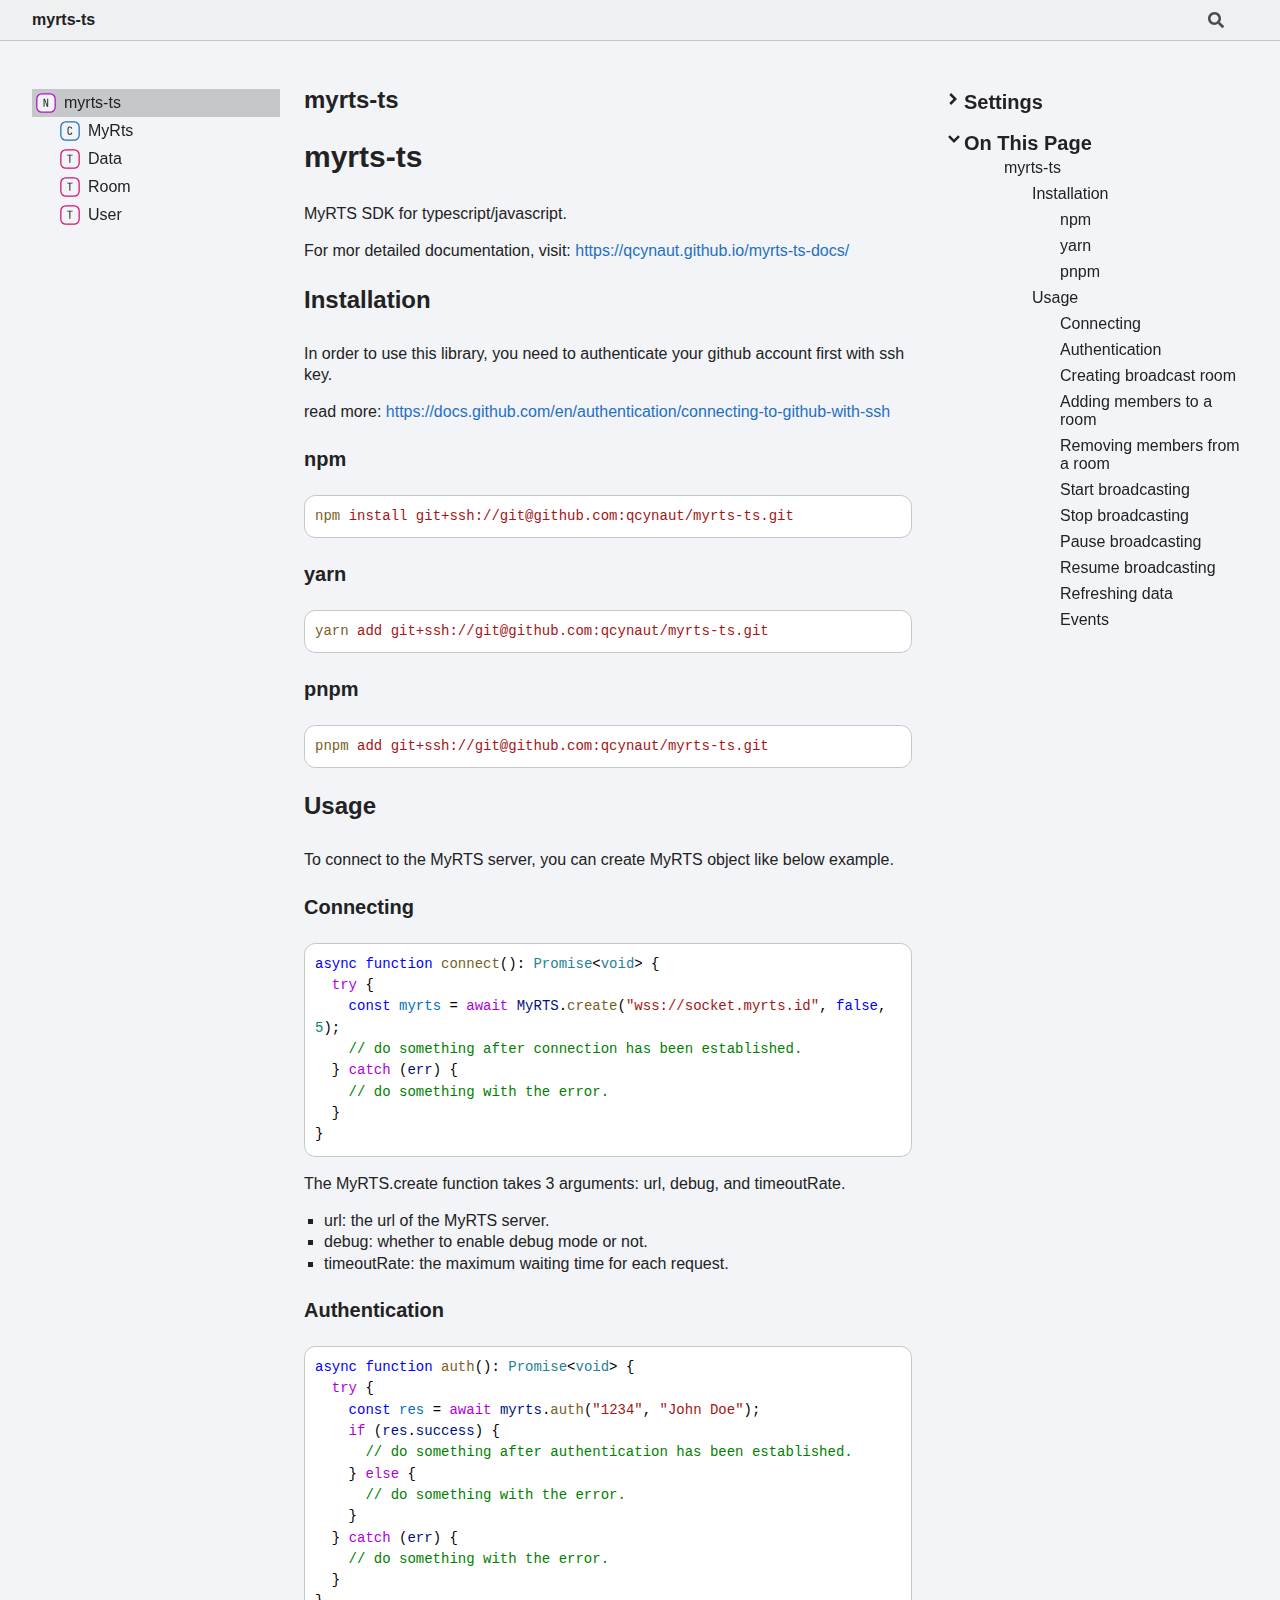
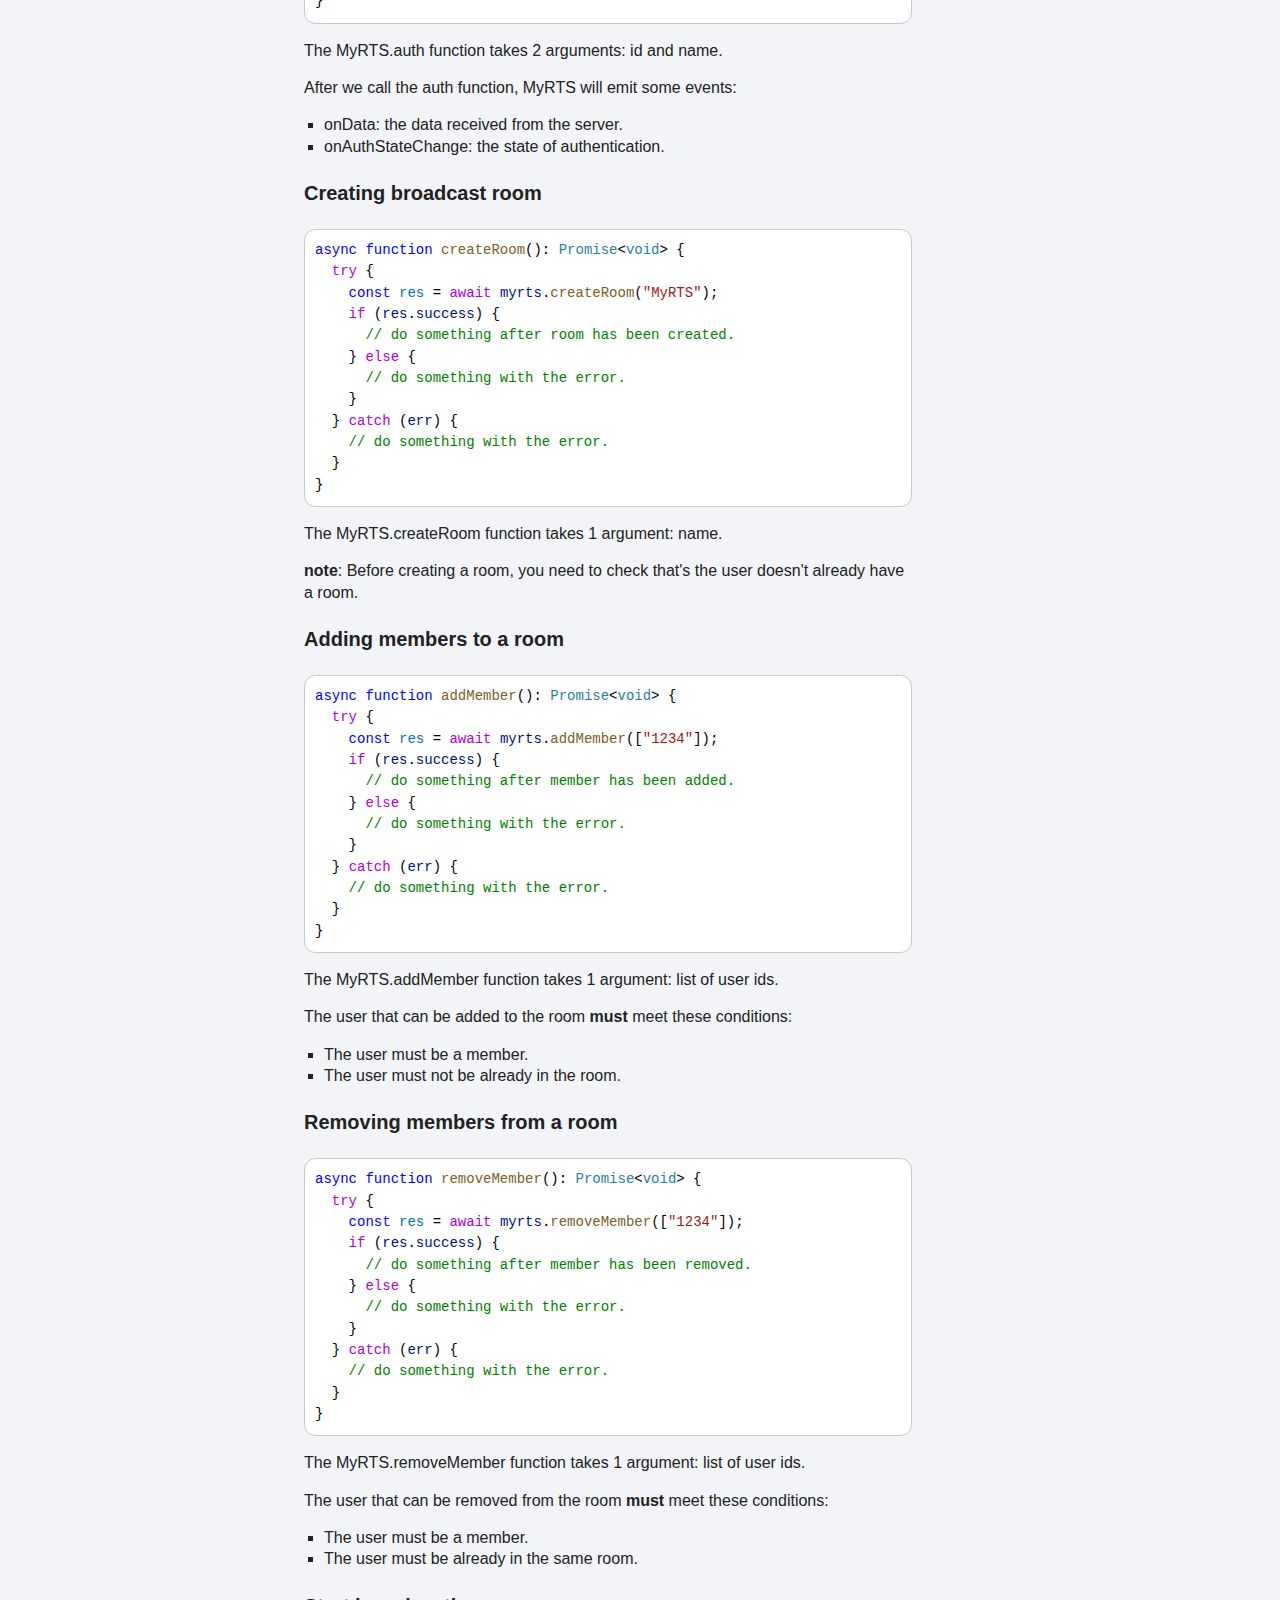
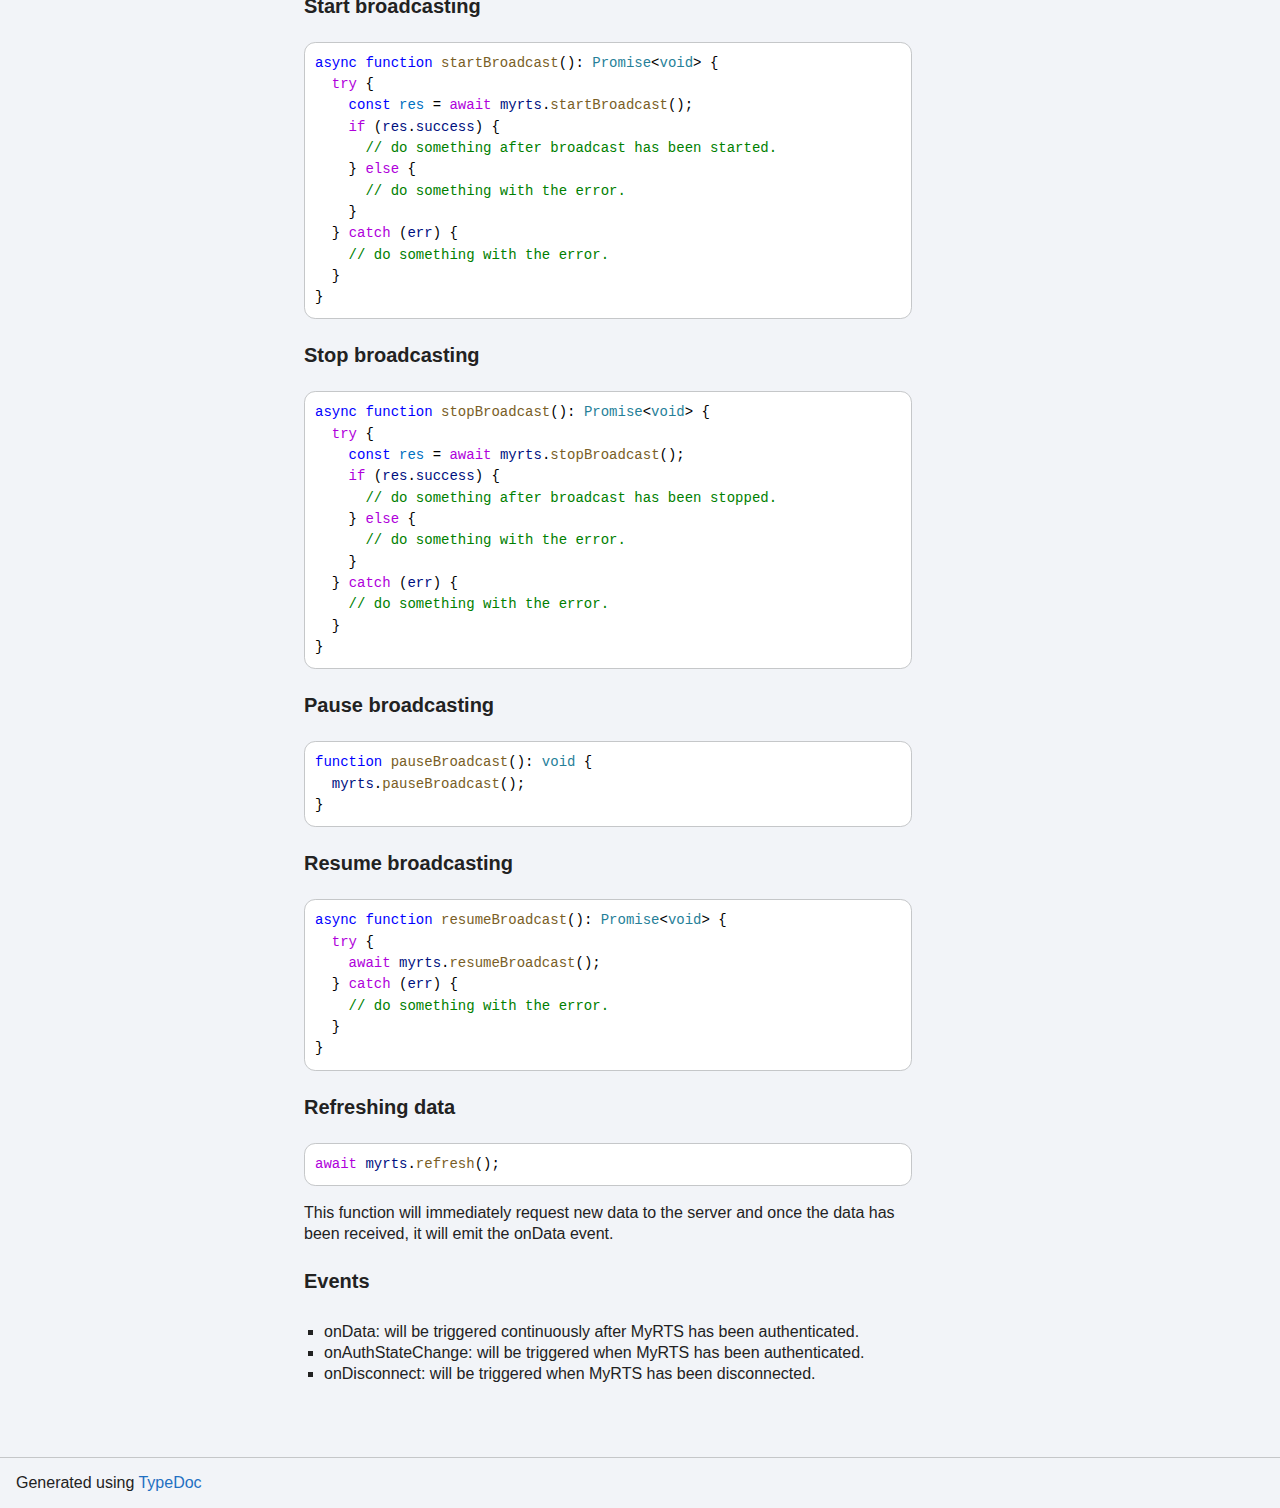
<file: index.html>
<!DOCTYPE html><html class="default" lang="en"><head><meta charSet="utf-8"/><meta http-equiv="x-ua-compatible" content="IE=edge"/><title>myrts-ts</title><meta name="description" content="Documentation for myrts-ts"/><meta name="viewport" content="width=device-width, initial-scale=1"/><link rel="stylesheet" href="assets/style.css"/><link rel="stylesheet" href="assets/highlight.css"/><script defer src="assets/main.js"></script><script async src="assets/search.js" id="tsd-search-script"></script></head><body><script>document.documentElement.dataset.theme = localStorage.getItem("tsd-theme") || "os"</script><header class="tsd-page-toolbar">
<div class="tsd-toolbar-contents container">
<div class="table-cell" id="tsd-search" data-base=".">
<div class="field"><label for="tsd-search-field" class="tsd-widget tsd-toolbar-icon search no-caption"><svg width="16" height="16" viewBox="0 0 16 16" fill="none"><path d="M15.7824 13.833L12.6666 10.7177C12.5259 10.5771 12.3353 10.499 12.1353 10.499H11.6259C12.4884 9.39596 13.001 8.00859 13.001 6.49937C13.001 2.90909 10.0914 0 6.50048 0C2.90959 0 0 2.90909 0 6.49937C0 10.0896 2.90959 12.9987 6.50048 12.9987C8.00996 12.9987 9.39756 12.4863 10.5008 11.6239V12.1332C10.5008 12.3332 10.5789 12.5238 10.7195 12.6644L13.8354 15.7797C14.1292 16.0734 14.6042 16.0734 14.8948 15.7797L15.7793 14.8954C16.0731 14.6017 16.0731 14.1267 15.7824 13.833ZM6.50048 10.499C4.29094 10.499 2.50018 8.71165 2.50018 6.49937C2.50018 4.29021 4.28781 2.49976 6.50048 2.49976C8.71001 2.49976 10.5008 4.28708 10.5008 6.49937C10.5008 8.70852 8.71314 10.499 6.50048 10.499Z" fill="var(--color-text)"></path></svg></label><input type="text" id="tsd-search-field" aria-label="Search"/></div>
<div class="field">
<div id="tsd-toolbar-links"></div></div>
<ul class="results">
<li class="state loading">Preparing search index...</li>
<li class="state failure">The search index is not available</li></ul><a href="index.html" class="title">myrts-ts</a></div>
<div class="table-cell" id="tsd-widgets"><a href="#" class="tsd-widget tsd-toolbar-icon menu no-caption" data-toggle="menu" aria-label="Menu"><svg width="16" height="16" viewBox="0 0 16 16" fill="none"><rect x="1" y="3" width="14" height="2" fill="var(--color-text)"></rect><rect x="1" y="7" width="14" height="2" fill="var(--color-text)"></rect><rect x="1" y="11" width="14" height="2" fill="var(--color-text)"></rect></svg></a></div></div></header>
<div class="container container-main">
<div class="col-content">
<div class="tsd-page-title">
<h2>myrts-ts</h2></div>
<div class="tsd-panel tsd-typography"><a id="md:myrts-ts" class="tsd-anchor"></a><h1><a href="#md:myrts-ts">myrts-ts</a></h1><p>MyRTS SDK for typescript/javascript.</p>
<p>For mor detailed documentation, visit: <a href="https://qcynaut.github.io/myrts-ts-docs/">https://qcynaut.github.io/myrts-ts-docs/</a></p>
<a id="md:installation" class="tsd-anchor"></a><h2><a href="#md:installation">Installation</a></h2><p>In order to use this library, you need to authenticate your github account first with ssh key.</p>
<p>read more: <a href="https://docs.github.com/en/authentication/connecting-to-github-with-ssh">https://docs.github.com/en/authentication/connecting-to-github-with-ssh</a></p>
<a id="md:npm" class="tsd-anchor"></a><h3><a href="#md:npm">npm</a></h3><pre><code class="language-bash"><span class="hl-0">npm</span><span class="hl-1"> </span><span class="hl-2">install</span><span class="hl-1"> </span><span class="hl-2">git+ssh://git@github.com:qcynaut/myrts-ts.git</span>
</code><button>Copy</button></pre>
<a id="md:yarn" class="tsd-anchor"></a><h3><a href="#md:yarn">yarn</a></h3><pre><code class="language-bash"><span class="hl-0">yarn</span><span class="hl-1"> </span><span class="hl-2">add</span><span class="hl-1"> </span><span class="hl-2">git+ssh://git@github.com:qcynaut/myrts-ts.git</span>
</code><button>Copy</button></pre>
<a id="md:pnpm" class="tsd-anchor"></a><h3><a href="#md:pnpm">pnpm</a></h3><pre><code class="language-bash"><span class="hl-0">pnpm</span><span class="hl-1"> </span><span class="hl-2">add</span><span class="hl-1"> </span><span class="hl-2">git+ssh://git@github.com:qcynaut/myrts-ts.git</span>
</code><button>Copy</button></pre>
<a id="md:usage" class="tsd-anchor"></a><h2><a href="#md:usage">Usage</a></h2><p>To connect to the MyRTS server, you can create MyRTS object like below example.</p>
<a id="md:connecting" class="tsd-anchor"></a><h3><a href="#md:connecting">Connecting</a></h3><pre><code class="language-ts"><span class="hl-3">async</span><span class="hl-1"> </span><span class="hl-3">function</span><span class="hl-1"> </span><span class="hl-0">connect</span><span class="hl-1">(): </span><span class="hl-4">Promise</span><span class="hl-1">&lt;</span><span class="hl-4">void</span><span class="hl-1">&gt; {</span><br/><span class="hl-1">  </span><span class="hl-5">try</span><span class="hl-1"> {</span><br/><span class="hl-1">    </span><span class="hl-3">const</span><span class="hl-1"> </span><span class="hl-6">myrts</span><span class="hl-1"> = </span><span class="hl-5">await</span><span class="hl-1"> </span><span class="hl-7">MyRTS</span><span class="hl-1">.</span><span class="hl-0">create</span><span class="hl-1">(</span><span class="hl-2">&quot;wss://socket.myrts.id&quot;</span><span class="hl-1">, </span><span class="hl-3">false</span><span class="hl-1">, </span><span class="hl-8">5</span><span class="hl-1">);</span><br/><span class="hl-1">    </span><span class="hl-9">// do something after connection has been established.</span><br/><span class="hl-1">  } </span><span class="hl-5">catch</span><span class="hl-1"> (</span><span class="hl-7">err</span><span class="hl-1">) {</span><br/><span class="hl-1">    </span><span class="hl-9">// do something with the error.</span><br/><span class="hl-1">  }</span><br/><span class="hl-1">}</span>
</code><button>Copy</button></pre>
<p>The MyRTS.create function takes 3 arguments: url, debug, and timeoutRate.</p>
<ul>
<li>url: the url of the MyRTS server.</li>
<li>debug: whether to enable debug mode or not.</li>
<li>timeoutRate: the maximum waiting time for each request.</li>
</ul>
<a id="md:authentication" class="tsd-anchor"></a><h3><a href="#md:authentication">Authentication</a></h3><pre><code class="language-ts"><span class="hl-3">async</span><span class="hl-1"> </span><span class="hl-3">function</span><span class="hl-1"> </span><span class="hl-0">auth</span><span class="hl-1">(): </span><span class="hl-4">Promise</span><span class="hl-1">&lt;</span><span class="hl-4">void</span><span class="hl-1">&gt; {</span><br/><span class="hl-1">  </span><span class="hl-5">try</span><span class="hl-1"> {</span><br/><span class="hl-1">    </span><span class="hl-3">const</span><span class="hl-1"> </span><span class="hl-6">res</span><span class="hl-1"> = </span><span class="hl-5">await</span><span class="hl-1"> </span><span class="hl-7">myrts</span><span class="hl-1">.</span><span class="hl-0">auth</span><span class="hl-1">(</span><span class="hl-2">&quot;1234&quot;</span><span class="hl-1">, </span><span class="hl-2">&quot;John Doe&quot;</span><span class="hl-1">);</span><br/><span class="hl-1">    </span><span class="hl-5">if</span><span class="hl-1"> (</span><span class="hl-7">res</span><span class="hl-1">.</span><span class="hl-7">success</span><span class="hl-1">) {</span><br/><span class="hl-1">      </span><span class="hl-9">// do something after authentication has been established.</span><br/><span class="hl-1">    } </span><span class="hl-5">else</span><span class="hl-1"> {</span><br/><span class="hl-1">      </span><span class="hl-9">// do something with the error.</span><br/><span class="hl-1">    }</span><br/><span class="hl-1">  } </span><span class="hl-5">catch</span><span class="hl-1"> (</span><span class="hl-7">err</span><span class="hl-1">) {</span><br/><span class="hl-1">    </span><span class="hl-9">// do something with the error.</span><br/><span class="hl-1">  }</span><br/><span class="hl-1">}</span>
</code><button>Copy</button></pre>
<p>The MyRTS.auth function takes 2 arguments: id and name.</p>
<p>After we call the auth function, MyRTS will emit some events:</p>
<ul>
<li>onData: the data received from the server.</li>
<li>onAuthStateChange: the state of authentication.</li>
</ul>
<a id="md:creating-broadcast-room" class="tsd-anchor"></a><h3><a href="#md:creating-broadcast-room">Creating broadcast room</a></h3><pre><code class="language-ts"><span class="hl-3">async</span><span class="hl-1"> </span><span class="hl-3">function</span><span class="hl-1"> </span><span class="hl-0">createRoom</span><span class="hl-1">(): </span><span class="hl-4">Promise</span><span class="hl-1">&lt;</span><span class="hl-4">void</span><span class="hl-1">&gt; {</span><br/><span class="hl-1">  </span><span class="hl-5">try</span><span class="hl-1"> {</span><br/><span class="hl-1">    </span><span class="hl-3">const</span><span class="hl-1"> </span><span class="hl-6">res</span><span class="hl-1"> = </span><span class="hl-5">await</span><span class="hl-1"> </span><span class="hl-7">myrts</span><span class="hl-1">.</span><span class="hl-0">createRoom</span><span class="hl-1">(</span><span class="hl-2">&quot;MyRTS&quot;</span><span class="hl-1">);</span><br/><span class="hl-1">    </span><span class="hl-5">if</span><span class="hl-1"> (</span><span class="hl-7">res</span><span class="hl-1">.</span><span class="hl-7">success</span><span class="hl-1">) {</span><br/><span class="hl-1">      </span><span class="hl-9">// do something after room has been created.</span><br/><span class="hl-1">    } </span><span class="hl-5">else</span><span class="hl-1"> {</span><br/><span class="hl-1">      </span><span class="hl-9">// do something with the error.</span><br/><span class="hl-1">    }</span><br/><span class="hl-1">  } </span><span class="hl-5">catch</span><span class="hl-1"> (</span><span class="hl-7">err</span><span class="hl-1">) {</span><br/><span class="hl-1">    </span><span class="hl-9">// do something with the error.</span><br/><span class="hl-1">  }</span><br/><span class="hl-1">}</span>
</code><button>Copy</button></pre>
<p>The MyRTS.createRoom function takes 1 argument: name.</p>
<p><strong>note</strong>: Before creating a room, you need to check that&#39;s the user doesn&#39;t already have a room.</p>
<a id="md:adding-members-to-a-room" class="tsd-anchor"></a><h3><a href="#md:adding-members-to-a-room">Adding members to a room</a></h3><pre><code class="language-ts"><span class="hl-3">async</span><span class="hl-1"> </span><span class="hl-3">function</span><span class="hl-1"> </span><span class="hl-0">addMember</span><span class="hl-1">(): </span><span class="hl-4">Promise</span><span class="hl-1">&lt;</span><span class="hl-4">void</span><span class="hl-1">&gt; {</span><br/><span class="hl-1">  </span><span class="hl-5">try</span><span class="hl-1"> {</span><br/><span class="hl-1">    </span><span class="hl-3">const</span><span class="hl-1"> </span><span class="hl-6">res</span><span class="hl-1"> = </span><span class="hl-5">await</span><span class="hl-1"> </span><span class="hl-7">myrts</span><span class="hl-1">.</span><span class="hl-0">addMember</span><span class="hl-1">([</span><span class="hl-2">&quot;1234&quot;</span><span class="hl-1">]);</span><br/><span class="hl-1">    </span><span class="hl-5">if</span><span class="hl-1"> (</span><span class="hl-7">res</span><span class="hl-1">.</span><span class="hl-7">success</span><span class="hl-1">) {</span><br/><span class="hl-1">      </span><span class="hl-9">// do something after member has been added.</span><br/><span class="hl-1">    } </span><span class="hl-5">else</span><span class="hl-1"> {</span><br/><span class="hl-1">      </span><span class="hl-9">// do something with the error.</span><br/><span class="hl-1">    }</span><br/><span class="hl-1">  } </span><span class="hl-5">catch</span><span class="hl-1"> (</span><span class="hl-7">err</span><span class="hl-1">) {</span><br/><span class="hl-1">    </span><span class="hl-9">// do something with the error.</span><br/><span class="hl-1">  }</span><br/><span class="hl-1">}</span>
</code><button>Copy</button></pre>
<p>The MyRTS.addMember function takes 1 argument: list of user ids.</p>
<p>The user that can be added to the room <strong>must</strong> meet these conditions:</p>
<ul>
<li>The user must be a member.</li>
<li>The user must not be already in the room.</li>
</ul>
<a id="md:removing-members-from-a-room" class="tsd-anchor"></a><h3><a href="#md:removing-members-from-a-room">Removing members from a room</a></h3><pre><code class="language-ts"><span class="hl-3">async</span><span class="hl-1"> </span><span class="hl-3">function</span><span class="hl-1"> </span><span class="hl-0">removeMember</span><span class="hl-1">(): </span><span class="hl-4">Promise</span><span class="hl-1">&lt;</span><span class="hl-4">void</span><span class="hl-1">&gt; {</span><br/><span class="hl-1">  </span><span class="hl-5">try</span><span class="hl-1"> {</span><br/><span class="hl-1">    </span><span class="hl-3">const</span><span class="hl-1"> </span><span class="hl-6">res</span><span class="hl-1"> = </span><span class="hl-5">await</span><span class="hl-1"> </span><span class="hl-7">myrts</span><span class="hl-1">.</span><span class="hl-0">removeMember</span><span class="hl-1">([</span><span class="hl-2">&quot;1234&quot;</span><span class="hl-1">]);</span><br/><span class="hl-1">    </span><span class="hl-5">if</span><span class="hl-1"> (</span><span class="hl-7">res</span><span class="hl-1">.</span><span class="hl-7">success</span><span class="hl-1">) {</span><br/><span class="hl-1">      </span><span class="hl-9">// do something after member has been removed.</span><br/><span class="hl-1">    } </span><span class="hl-5">else</span><span class="hl-1"> {</span><br/><span class="hl-1">      </span><span class="hl-9">// do something with the error.</span><br/><span class="hl-1">    }</span><br/><span class="hl-1">  } </span><span class="hl-5">catch</span><span class="hl-1"> (</span><span class="hl-7">err</span><span class="hl-1">) {</span><br/><span class="hl-1">    </span><span class="hl-9">// do something with the error.</span><br/><span class="hl-1">  }</span><br/><span class="hl-1">}</span>
</code><button>Copy</button></pre>
<p>The MyRTS.removeMember function takes 1 argument: list of user ids.</p>
<p>The user that can be removed from the room <strong>must</strong> meet these conditions:</p>
<ul>
<li>The user must be a member.</li>
<li>The user must be already in the same room.</li>
</ul>
<a id="md:start-broadcasting" class="tsd-anchor"></a><h3><a href="#md:start-broadcasting">Start broadcasting</a></h3><pre><code class="language-ts"><span class="hl-3">async</span><span class="hl-1"> </span><span class="hl-3">function</span><span class="hl-1"> </span><span class="hl-0">startBroadcast</span><span class="hl-1">(): </span><span class="hl-4">Promise</span><span class="hl-1">&lt;</span><span class="hl-4">void</span><span class="hl-1">&gt; {</span><br/><span class="hl-1">  </span><span class="hl-5">try</span><span class="hl-1"> {</span><br/><span class="hl-1">    </span><span class="hl-3">const</span><span class="hl-1"> </span><span class="hl-6">res</span><span class="hl-1"> = </span><span class="hl-5">await</span><span class="hl-1"> </span><span class="hl-7">myrts</span><span class="hl-1">.</span><span class="hl-0">startBroadcast</span><span class="hl-1">();</span><br/><span class="hl-1">    </span><span class="hl-5">if</span><span class="hl-1"> (</span><span class="hl-7">res</span><span class="hl-1">.</span><span class="hl-7">success</span><span class="hl-1">) {</span><br/><span class="hl-1">      </span><span class="hl-9">// do something after broadcast has been started.</span><br/><span class="hl-1">    } </span><span class="hl-5">else</span><span class="hl-1"> {</span><br/><span class="hl-1">      </span><span class="hl-9">// do something with the error.</span><br/><span class="hl-1">    }</span><br/><span class="hl-1">  } </span><span class="hl-5">catch</span><span class="hl-1"> (</span><span class="hl-7">err</span><span class="hl-1">) {</span><br/><span class="hl-1">    </span><span class="hl-9">// do something with the error.</span><br/><span class="hl-1">  }</span><br/><span class="hl-1">}</span>
</code><button>Copy</button></pre>
<a id="md:stop-broadcasting" class="tsd-anchor"></a><h3><a href="#md:stop-broadcasting">Stop broadcasting</a></h3><pre><code class="language-ts"><span class="hl-3">async</span><span class="hl-1"> </span><span class="hl-3">function</span><span class="hl-1"> </span><span class="hl-0">stopBroadcast</span><span class="hl-1">(): </span><span class="hl-4">Promise</span><span class="hl-1">&lt;</span><span class="hl-4">void</span><span class="hl-1">&gt; {</span><br/><span class="hl-1">  </span><span class="hl-5">try</span><span class="hl-1"> {</span><br/><span class="hl-1">    </span><span class="hl-3">const</span><span class="hl-1"> </span><span class="hl-6">res</span><span class="hl-1"> = </span><span class="hl-5">await</span><span class="hl-1"> </span><span class="hl-7">myrts</span><span class="hl-1">.</span><span class="hl-0">stopBroadcast</span><span class="hl-1">();</span><br/><span class="hl-1">    </span><span class="hl-5">if</span><span class="hl-1"> (</span><span class="hl-7">res</span><span class="hl-1">.</span><span class="hl-7">success</span><span class="hl-1">) {</span><br/><span class="hl-1">      </span><span class="hl-9">// do something after broadcast has been stopped.</span><br/><span class="hl-1">    } </span><span class="hl-5">else</span><span class="hl-1"> {</span><br/><span class="hl-1">      </span><span class="hl-9">// do something with the error.</span><br/><span class="hl-1">    }</span><br/><span class="hl-1">  } </span><span class="hl-5">catch</span><span class="hl-1"> (</span><span class="hl-7">err</span><span class="hl-1">) {</span><br/><span class="hl-1">    </span><span class="hl-9">// do something with the error.</span><br/><span class="hl-1">  }</span><br/><span class="hl-1">}</span>
</code><button>Copy</button></pre>
<a id="md:pause-broadcasting" class="tsd-anchor"></a><h3><a href="#md:pause-broadcasting">Pause broadcasting</a></h3><pre><code class="language-ts"><span class="hl-3">function</span><span class="hl-1"> </span><span class="hl-0">pauseBroadcast</span><span class="hl-1">(): </span><span class="hl-4">void</span><span class="hl-1"> {</span><br/><span class="hl-1">  </span><span class="hl-7">myrts</span><span class="hl-1">.</span><span class="hl-0">pauseBroadcast</span><span class="hl-1">();</span><br/><span class="hl-1">}</span>
</code><button>Copy</button></pre>
<a id="md:resume-broadcasting" class="tsd-anchor"></a><h3><a href="#md:resume-broadcasting">Resume broadcasting</a></h3><pre><code class="language-ts"><span class="hl-3">async</span><span class="hl-1"> </span><span class="hl-3">function</span><span class="hl-1"> </span><span class="hl-0">resumeBroadcast</span><span class="hl-1">(): </span><span class="hl-4">Promise</span><span class="hl-1">&lt;</span><span class="hl-4">void</span><span class="hl-1">&gt; {</span><br/><span class="hl-1">  </span><span class="hl-5">try</span><span class="hl-1"> {</span><br/><span class="hl-1">    </span><span class="hl-5">await</span><span class="hl-1"> </span><span class="hl-7">myrts</span><span class="hl-1">.</span><span class="hl-0">resumeBroadcast</span><span class="hl-1">();</span><br/><span class="hl-1">  } </span><span class="hl-5">catch</span><span class="hl-1"> (</span><span class="hl-7">err</span><span class="hl-1">) {</span><br/><span class="hl-1">    </span><span class="hl-9">// do something with the error.</span><br/><span class="hl-1">  }</span><br/><span class="hl-1">}</span>
</code><button>Copy</button></pre>
<a id="md:refreshing-data" class="tsd-anchor"></a><h3><a href="#md:refreshing-data">Refreshing data</a></h3><pre><code class="language-ts"><span class="hl-5">await</span><span class="hl-1"> </span><span class="hl-7">myrts</span><span class="hl-1">.</span><span class="hl-0">refresh</span><span class="hl-1">();</span>
</code><button>Copy</button></pre>
<p>This function will immediately request new data to the server and once the data has been received, it will emit the
onData event.</p>
<a id="md:events" class="tsd-anchor"></a><h3><a href="#md:events">Events</a></h3><ul>
<li>onData: will be triggered continuously after MyRTS has been authenticated.</li>
<li>onAuthStateChange: will be triggered when MyRTS has been authenticated.</li>
<li>onDisconnect: will be triggered when MyRTS has been disconnected.</li>
</ul>
</div></div>
<div class="col-sidebar">
<div class="page-menu">
<div class="tsd-navigation settings">
<details class="tsd-index-accordion"><summary class="tsd-accordion-summary">
<h3><svg width="20" height="20" viewBox="0 0 24 24" fill="none"><path d="M4.93896 8.531L12 15.591L19.061 8.531L16.939 6.409L12 11.349L7.06098 6.409L4.93896 8.531Z" fill="var(--color-text)" id="icon-chevronDown"></path></svg>Settings</h3></summary>
<div class="tsd-accordion-details">
<div class="tsd-filter-visibility">
<h4 class="uppercase">Member Visibility</h4><form>
<ul id="tsd-filter-options">
<li class="tsd-filter-item"><label class="tsd-filter-input"><input type="checkbox" id="tsd-filter-protected" name="protected"/><svg width="32" height="32" viewBox="0 0 32 32" aria-hidden="true"><rect class="tsd-checkbox-background" width="30" height="30" x="1" y="1" rx="6" fill="none"></rect><path class="tsd-checkbox-checkmark" d="M8.35422 16.8214L13.2143 21.75L24.6458 10.25" stroke="none" stroke-width="3.5" stroke-linejoin="round" fill="none"></path></svg><span>Protected</span></label></li>
<li class="tsd-filter-item"><label class="tsd-filter-input"><input type="checkbox" id="tsd-filter-private" name="private"/><svg width="32" height="32" viewBox="0 0 32 32" aria-hidden="true"><rect class="tsd-checkbox-background" width="30" height="30" x="1" y="1" rx="6" fill="none"></rect><path class="tsd-checkbox-checkmark" d="M8.35422 16.8214L13.2143 21.75L24.6458 10.25" stroke="none" stroke-width="3.5" stroke-linejoin="round" fill="none"></path></svg><span>Private</span></label></li>
<li class="tsd-filter-item"><label class="tsd-filter-input"><input type="checkbox" id="tsd-filter-inherited" name="inherited" checked/><svg width="32" height="32" viewBox="0 0 32 32" aria-hidden="true"><rect class="tsd-checkbox-background" width="30" height="30" x="1" y="1" rx="6" fill="none"></rect><path class="tsd-checkbox-checkmark" d="M8.35422 16.8214L13.2143 21.75L24.6458 10.25" stroke="none" stroke-width="3.5" stroke-linejoin="round" fill="none"></path></svg><span>Inherited</span></label></li>
<li class="tsd-filter-item"><label class="tsd-filter-input"><input type="checkbox" id="tsd-filter-external" name="external"/><svg width="32" height="32" viewBox="0 0 32 32" aria-hidden="true"><rect class="tsd-checkbox-background" width="30" height="30" x="1" y="1" rx="6" fill="none"></rect><path class="tsd-checkbox-checkmark" d="M8.35422 16.8214L13.2143 21.75L24.6458 10.25" stroke="none" stroke-width="3.5" stroke-linejoin="round" fill="none"></path></svg><span>External</span></label></li></ul></form></div>
<div class="tsd-theme-toggle">
<h4 class="uppercase">Theme</h4><select id="tsd-theme"><option value="os">OS</option><option value="light">Light</option><option value="dark">Dark</option></select></div></div></details></div>
<details open class="tsd-index-accordion tsd-page-navigation"><summary class="tsd-accordion-summary">
<h3><svg width="20" height="20" viewBox="0 0 24 24" fill="none"><use href="#icon-chevronDown"></use></svg>On This Page</h3></summary>
<div class="tsd-accordion-details">
<ul>
<li>
<ul>
<li><a href="#md:myrts-ts"><span>myrts-<wbr/>ts</span></a></li>
<li>
<ul>
<li><a href="#md:installation"><span>Installation</span></a></li>
<li>
<ul>
<li><a href="#md:npm"><span>npm</span></a></li>
<li><a href="#md:yarn"><span>yarn</span></a></li>
<li><a href="#md:pnpm"><span>pnpm</span></a></li></ul></li>
<li><a href="#md:usage"><span>Usage</span></a></li>
<li>
<ul>
<li><a href="#md:connecting"><span>Connecting</span></a></li>
<li><a href="#md:authentication"><span>Authentication</span></a></li>
<li><a href="#md:creating-broadcast-room"><span>Creating broadcast room</span></a></li>
<li><a href="#md:adding-members-to-a-room"><span>Adding members to a room</span></a></li>
<li><a href="#md:removing-members-from-a-room"><span>Removing members from a room</span></a></li>
<li><a href="#md:start-broadcasting"><span>Start broadcasting</span></a></li>
<li><a href="#md:stop-broadcasting"><span>Stop broadcasting</span></a></li>
<li><a href="#md:pause-broadcasting"><span>Pause broadcasting</span></a></li>
<li><a href="#md:resume-broadcasting"><span>Resume broadcasting</span></a></li>
<li><a href="#md:refreshing-data"><span>Refreshing data</span></a></li>
<li><a href="#md:events"><span>Events</span></a></li></ul></li></ul></li></ul></li></ul></div></details></div>
<div class="site-menu">
<nav class="tsd-navigation"><a href="modules.html" class="current"><svg class="tsd-kind-icon" viewBox="0 0 24 24"><g id="icon-4"><rect fill="var(--color-icon-background)" stroke="var(--color-ts-namespace)" stroke-width="1.5" x="1" y="1" width="22" height="22" rx="6"></rect><path d="M9.33 16V7.24H10.77L13.446 14.74C13.43 14.54 13.41 14.296 13.386 14.008C13.37 13.712 13.354 13.404 13.338 13.084C13.33 12.756 13.326 12.448 13.326 12.16V7.24H14.37V16H12.93L10.266 8.5C10.282 8.692 10.298 8.936 10.314 9.232C10.33 9.52 10.342 9.828 10.35 10.156C10.366 10.476 10.374 10.784 10.374 11.08V16H9.33Z" fill="var(--color-text)"></path></g></svg><span>myrts-<wbr/>ts</span></a>
<ul class="tsd-small-nested-navigation">
<li><a href="classes/MyRts.html"><svg class="tsd-kind-icon" viewBox="0 0 24 24"><g id="icon-128"><rect fill="var(--color-icon-background)" stroke="var(--color-ts-class)" stroke-width="1.5" x="1" y="1" width="22" height="22" rx="6"></rect><path d="M11.898 16.1201C11.098 16.1201 10.466 15.8961 10.002 15.4481C9.53803 15.0001 9.30603 14.3841 9.30603 13.6001V9.64012C9.30603 8.85612 9.53803 8.24012 10.002 7.79212C10.466 7.34412 11.098 7.12012 11.898 7.12012C12.682 7.12012 13.306 7.34812 13.77 7.80412C14.234 8.25212 14.466 8.86412 14.466 9.64012H13.386C13.386 9.14412 13.254 8.76412 12.99 8.50012C12.734 8.22812 12.37 8.09212 11.898 8.09212C11.426 8.09212 11.054 8.22412 10.782 8.48812C10.518 8.75212 10.386 9.13212 10.386 9.62812V13.6001C10.386 14.0961 10.518 14.4801 10.782 14.7521C11.054 15.0161 11.426 15.1481 11.898 15.1481C12.37 15.1481 12.734 15.0161 12.99 14.7521C13.254 14.4801 13.386 14.0961 13.386 13.6001H14.466C14.466 14.3761 14.234 14.9921 13.77 15.4481C13.306 15.8961 12.682 16.1201 11.898 16.1201Z" fill="var(--color-text)"></path></g></svg><span>My<wbr/>Rts</span></a></li>
<li><a href="types/Data.html"><svg class="tsd-kind-icon" viewBox="0 0 24 24"><g id="icon-4194304"><rect fill="var(--color-icon-background)" stroke="var(--color-ts-type-alias)" stroke-width="1.5" x="1" y="1" width="22" height="22" rx="6"></rect><path d="M11.31 16V8.224H8.91V7.24H14.79V8.224H12.39V16H11.31Z" fill="var(--color-text)"></path></g></svg><span>Data</span></a></li>
<li><a href="types/Room.html"><svg class="tsd-kind-icon" viewBox="0 0 24 24"><use href="#icon-4194304"></use></svg><span>Room</span></a></li>
<li><a href="types/User.html"><svg class="tsd-kind-icon" viewBox="0 0 24 24"><use href="#icon-4194304"></use></svg><span>User</span></a></li></ul></nav></div></div></div>
<div class="tsd-generator">
<p>Generated using <a href="https://typedoc.org/" target="_blank">TypeDoc</a></p></div>
<div class="overlay"></div></body></html>
</file>
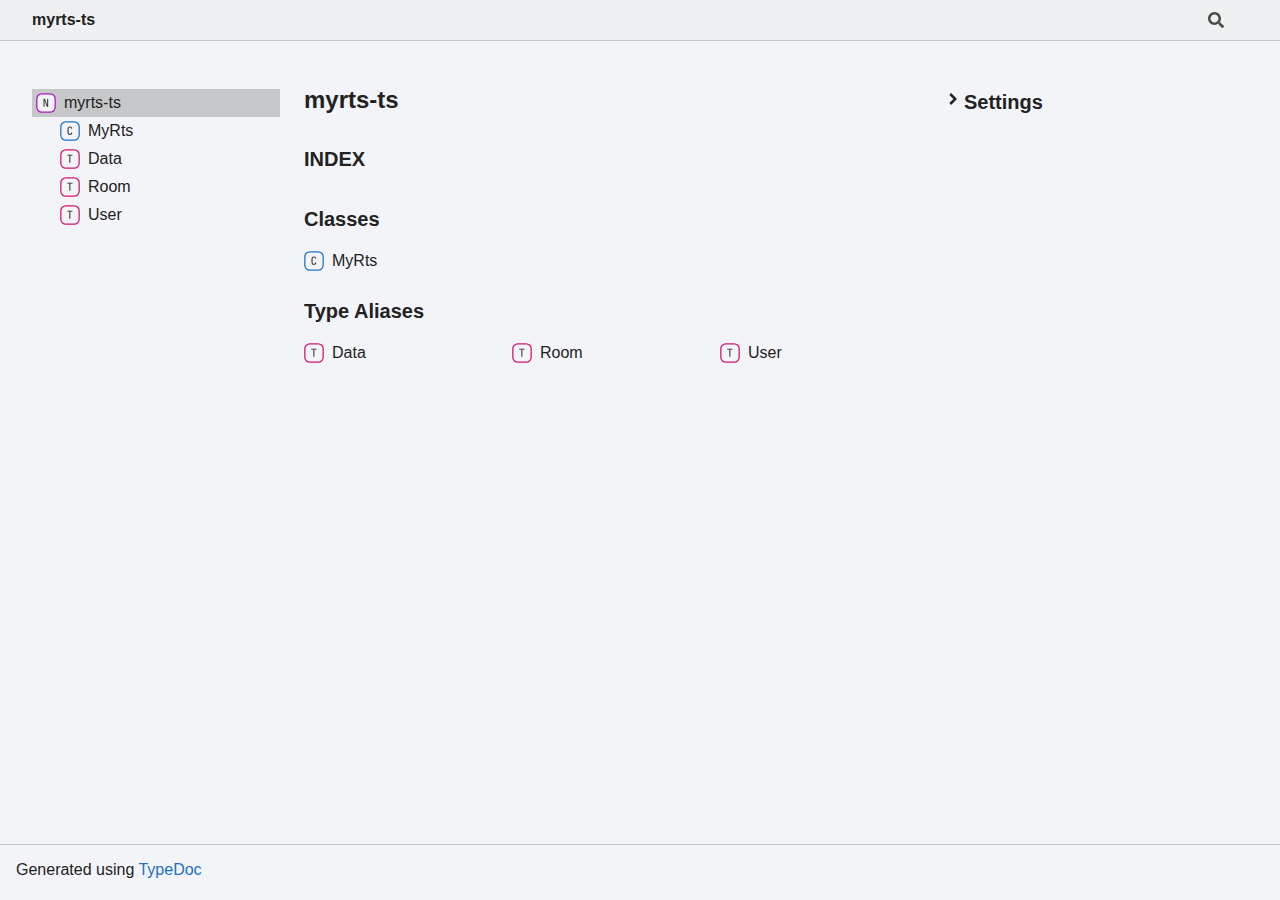
<file: modules.html>
<!DOCTYPE html><html class="default" lang="en"><head><meta charSet="utf-8"/><meta http-equiv="x-ua-compatible" content="IE=edge"/><title>myrts-ts</title><meta name="description" content="Documentation for myrts-ts"/><meta name="viewport" content="width=device-width, initial-scale=1"/><link rel="stylesheet" href="assets/style.css"/><link rel="stylesheet" href="assets/highlight.css"/><script defer src="assets/main.js"></script><script async src="assets/search.js" id="tsd-search-script"></script></head><body><script>document.documentElement.dataset.theme = localStorage.getItem("tsd-theme") || "os"</script><header class="tsd-page-toolbar">
<div class="tsd-toolbar-contents container">
<div class="table-cell" id="tsd-search" data-base=".">
<div class="field"><label for="tsd-search-field" class="tsd-widget tsd-toolbar-icon search no-caption"><svg width="16" height="16" viewBox="0 0 16 16" fill="none"><path d="M15.7824 13.833L12.6666 10.7177C12.5259 10.5771 12.3353 10.499 12.1353 10.499H11.6259C12.4884 9.39596 13.001 8.00859 13.001 6.49937C13.001 2.90909 10.0914 0 6.50048 0C2.90959 0 0 2.90909 0 6.49937C0 10.0896 2.90959 12.9987 6.50048 12.9987C8.00996 12.9987 9.39756 12.4863 10.5008 11.6239V12.1332C10.5008 12.3332 10.5789 12.5238 10.7195 12.6644L13.8354 15.7797C14.1292 16.0734 14.6042 16.0734 14.8948 15.7797L15.7793 14.8954C16.0731 14.6017 16.0731 14.1267 15.7824 13.833ZM6.50048 10.499C4.29094 10.499 2.50018 8.71165 2.50018 6.49937C2.50018 4.29021 4.28781 2.49976 6.50048 2.49976C8.71001 2.49976 10.5008 4.28708 10.5008 6.49937C10.5008 8.70852 8.71314 10.499 6.50048 10.499Z" fill="var(--color-text)"></path></svg></label><input type="text" id="tsd-search-field" aria-label="Search"/></div>
<div class="field">
<div id="tsd-toolbar-links"></div></div>
<ul class="results">
<li class="state loading">Preparing search index...</li>
<li class="state failure">The search index is not available</li></ul><a href="index.html" class="title">myrts-ts</a></div>
<div class="table-cell" id="tsd-widgets"><a href="#" class="tsd-widget tsd-toolbar-icon menu no-caption" data-toggle="menu" aria-label="Menu"><svg width="16" height="16" viewBox="0 0 16 16" fill="none"><rect x="1" y="3" width="14" height="2" fill="var(--color-text)"></rect><rect x="1" y="7" width="14" height="2" fill="var(--color-text)"></rect><rect x="1" y="11" width="14" height="2" fill="var(--color-text)"></rect></svg></a></div></div></header>
<div class="container container-main">
<div class="col-content">
<div class="tsd-page-title">
<h2>myrts-ts</h2></div>
<section class="tsd-panel-group tsd-index-group">
<section class="tsd-panel tsd-index-panel">
<h3 class="tsd-index-heading uppercase">Index</h3>
<section class="tsd-index-section">
<h3 class="tsd-index-heading">Classes</h3>
<div class="tsd-index-list"><a href="classes/MyRts.html" class="tsd-index-link"><svg class="tsd-kind-icon" viewBox="0 0 24 24"><g id="icon-128"><rect fill="var(--color-icon-background)" stroke="var(--color-ts-class)" stroke-width="1.5" x="1" y="1" width="22" height="22" rx="6"></rect><path d="M11.898 16.1201C11.098 16.1201 10.466 15.8961 10.002 15.4481C9.53803 15.0001 9.30603 14.3841 9.30603 13.6001V9.64012C9.30603 8.85612 9.53803 8.24012 10.002 7.79212C10.466 7.34412 11.098 7.12012 11.898 7.12012C12.682 7.12012 13.306 7.34812 13.77 7.80412C14.234 8.25212 14.466 8.86412 14.466 9.64012H13.386C13.386 9.14412 13.254 8.76412 12.99 8.50012C12.734 8.22812 12.37 8.09212 11.898 8.09212C11.426 8.09212 11.054 8.22412 10.782 8.48812C10.518 8.75212 10.386 9.13212 10.386 9.62812V13.6001C10.386 14.0961 10.518 14.4801 10.782 14.7521C11.054 15.0161 11.426 15.1481 11.898 15.1481C12.37 15.1481 12.734 15.0161 12.99 14.7521C13.254 14.4801 13.386 14.0961 13.386 13.6001H14.466C14.466 14.3761 14.234 14.9921 13.77 15.4481C13.306 15.8961 12.682 16.1201 11.898 16.1201Z" fill="var(--color-text)"></path></g></svg><span>My<wbr/>Rts</span></a>
</div></section>
<section class="tsd-index-section">
<h3 class="tsd-index-heading">Type Aliases</h3>
<div class="tsd-index-list"><a href="types/Data.html" class="tsd-index-link"><svg class="tsd-kind-icon" viewBox="0 0 24 24"><g id="icon-4194304"><rect fill="var(--color-icon-background)" stroke="var(--color-ts-type-alias)" stroke-width="1.5" x="1" y="1" width="22" height="22" rx="6"></rect><path d="M11.31 16V8.224H8.91V7.24H14.79V8.224H12.39V16H11.31Z" fill="var(--color-text)"></path></g></svg><span>Data</span></a>
<a href="types/Room.html" class="tsd-index-link"><svg class="tsd-kind-icon" viewBox="0 0 24 24"><use href="#icon-4194304"></use></svg><span>Room</span></a>
<a href="types/User.html" class="tsd-index-link"><svg class="tsd-kind-icon" viewBox="0 0 24 24"><use href="#icon-4194304"></use></svg><span>User</span></a>
</div></section></section></section></div>
<div class="col-sidebar">
<div class="page-menu">
<div class="tsd-navigation settings">
<details class="tsd-index-accordion"><summary class="tsd-accordion-summary">
<h3><svg width="20" height="20" viewBox="0 0 24 24" fill="none"><path d="M4.93896 8.531L12 15.591L19.061 8.531L16.939 6.409L12 11.349L7.06098 6.409L4.93896 8.531Z" fill="var(--color-text)" id="icon-chevronDown"></path></svg>Settings</h3></summary>
<div class="tsd-accordion-details">
<div class="tsd-filter-visibility">
<h4 class="uppercase">Member Visibility</h4><form>
<ul id="tsd-filter-options">
<li class="tsd-filter-item"><label class="tsd-filter-input"><input type="checkbox" id="tsd-filter-protected" name="protected"/><svg width="32" height="32" viewBox="0 0 32 32" aria-hidden="true"><rect class="tsd-checkbox-background" width="30" height="30" x="1" y="1" rx="6" fill="none"></rect><path class="tsd-checkbox-checkmark" d="M8.35422 16.8214L13.2143 21.75L24.6458 10.25" stroke="none" stroke-width="3.5" stroke-linejoin="round" fill="none"></path></svg><span>Protected</span></label></li>
<li class="tsd-filter-item"><label class="tsd-filter-input"><input type="checkbox" id="tsd-filter-private" name="private"/><svg width="32" height="32" viewBox="0 0 32 32" aria-hidden="true"><rect class="tsd-checkbox-background" width="30" height="30" x="1" y="1" rx="6" fill="none"></rect><path class="tsd-checkbox-checkmark" d="M8.35422 16.8214L13.2143 21.75L24.6458 10.25" stroke="none" stroke-width="3.5" stroke-linejoin="round" fill="none"></path></svg><span>Private</span></label></li>
<li class="tsd-filter-item"><label class="tsd-filter-input"><input type="checkbox" id="tsd-filter-inherited" name="inherited" checked/><svg width="32" height="32" viewBox="0 0 32 32" aria-hidden="true"><rect class="tsd-checkbox-background" width="30" height="30" x="1" y="1" rx="6" fill="none"></rect><path class="tsd-checkbox-checkmark" d="M8.35422 16.8214L13.2143 21.75L24.6458 10.25" stroke="none" stroke-width="3.5" stroke-linejoin="round" fill="none"></path></svg><span>Inherited</span></label></li>
<li class="tsd-filter-item"><label class="tsd-filter-input"><input type="checkbox" id="tsd-filter-external" name="external"/><svg width="32" height="32" viewBox="0 0 32 32" aria-hidden="true"><rect class="tsd-checkbox-background" width="30" height="30" x="1" y="1" rx="6" fill="none"></rect><path class="tsd-checkbox-checkmark" d="M8.35422 16.8214L13.2143 21.75L24.6458 10.25" stroke="none" stroke-width="3.5" stroke-linejoin="round" fill="none"></path></svg><span>External</span></label></li></ul></form></div>
<div class="tsd-theme-toggle">
<h4 class="uppercase">Theme</h4><select id="tsd-theme"><option value="os">OS</option><option value="light">Light</option><option value="dark">Dark</option></select></div></div></details></div></div>
<div class="site-menu">
<nav class="tsd-navigation"><a href="modules.html" class="current"><svg class="tsd-kind-icon" viewBox="0 0 24 24"><g id="icon-4"><rect fill="var(--color-icon-background)" stroke="var(--color-ts-namespace)" stroke-width="1.5" x="1" y="1" width="22" height="22" rx="6"></rect><path d="M9.33 16V7.24H10.77L13.446 14.74C13.43 14.54 13.41 14.296 13.386 14.008C13.37 13.712 13.354 13.404 13.338 13.084C13.33 12.756 13.326 12.448 13.326 12.16V7.24H14.37V16H12.93L10.266 8.5C10.282 8.692 10.298 8.936 10.314 9.232C10.33 9.52 10.342 9.828 10.35 10.156C10.366 10.476 10.374 10.784 10.374 11.08V16H9.33Z" fill="var(--color-text)"></path></g></svg><span>myrts-<wbr/>ts</span></a>
<ul class="tsd-small-nested-navigation">
<li><a href="classes/MyRts.html"><svg class="tsd-kind-icon" viewBox="0 0 24 24"><use href="#icon-128"></use></svg><span>My<wbr/>Rts</span></a></li>
<li><a href="types/Data.html"><svg class="tsd-kind-icon" viewBox="0 0 24 24"><use href="#icon-4194304"></use></svg><span>Data</span></a></li>
<li><a href="types/Room.html"><svg class="tsd-kind-icon" viewBox="0 0 24 24"><use href="#icon-4194304"></use></svg><span>Room</span></a></li>
<li><a href="types/User.html"><svg class="tsd-kind-icon" viewBox="0 0 24 24"><use href="#icon-4194304"></use></svg><span>User</span></a></li></ul></nav></div></div></div>
<div class="tsd-generator">
<p>Generated using <a href="https://typedoc.org/" target="_blank">TypeDoc</a></p></div>
<div class="overlay"></div></body></html>
</file>
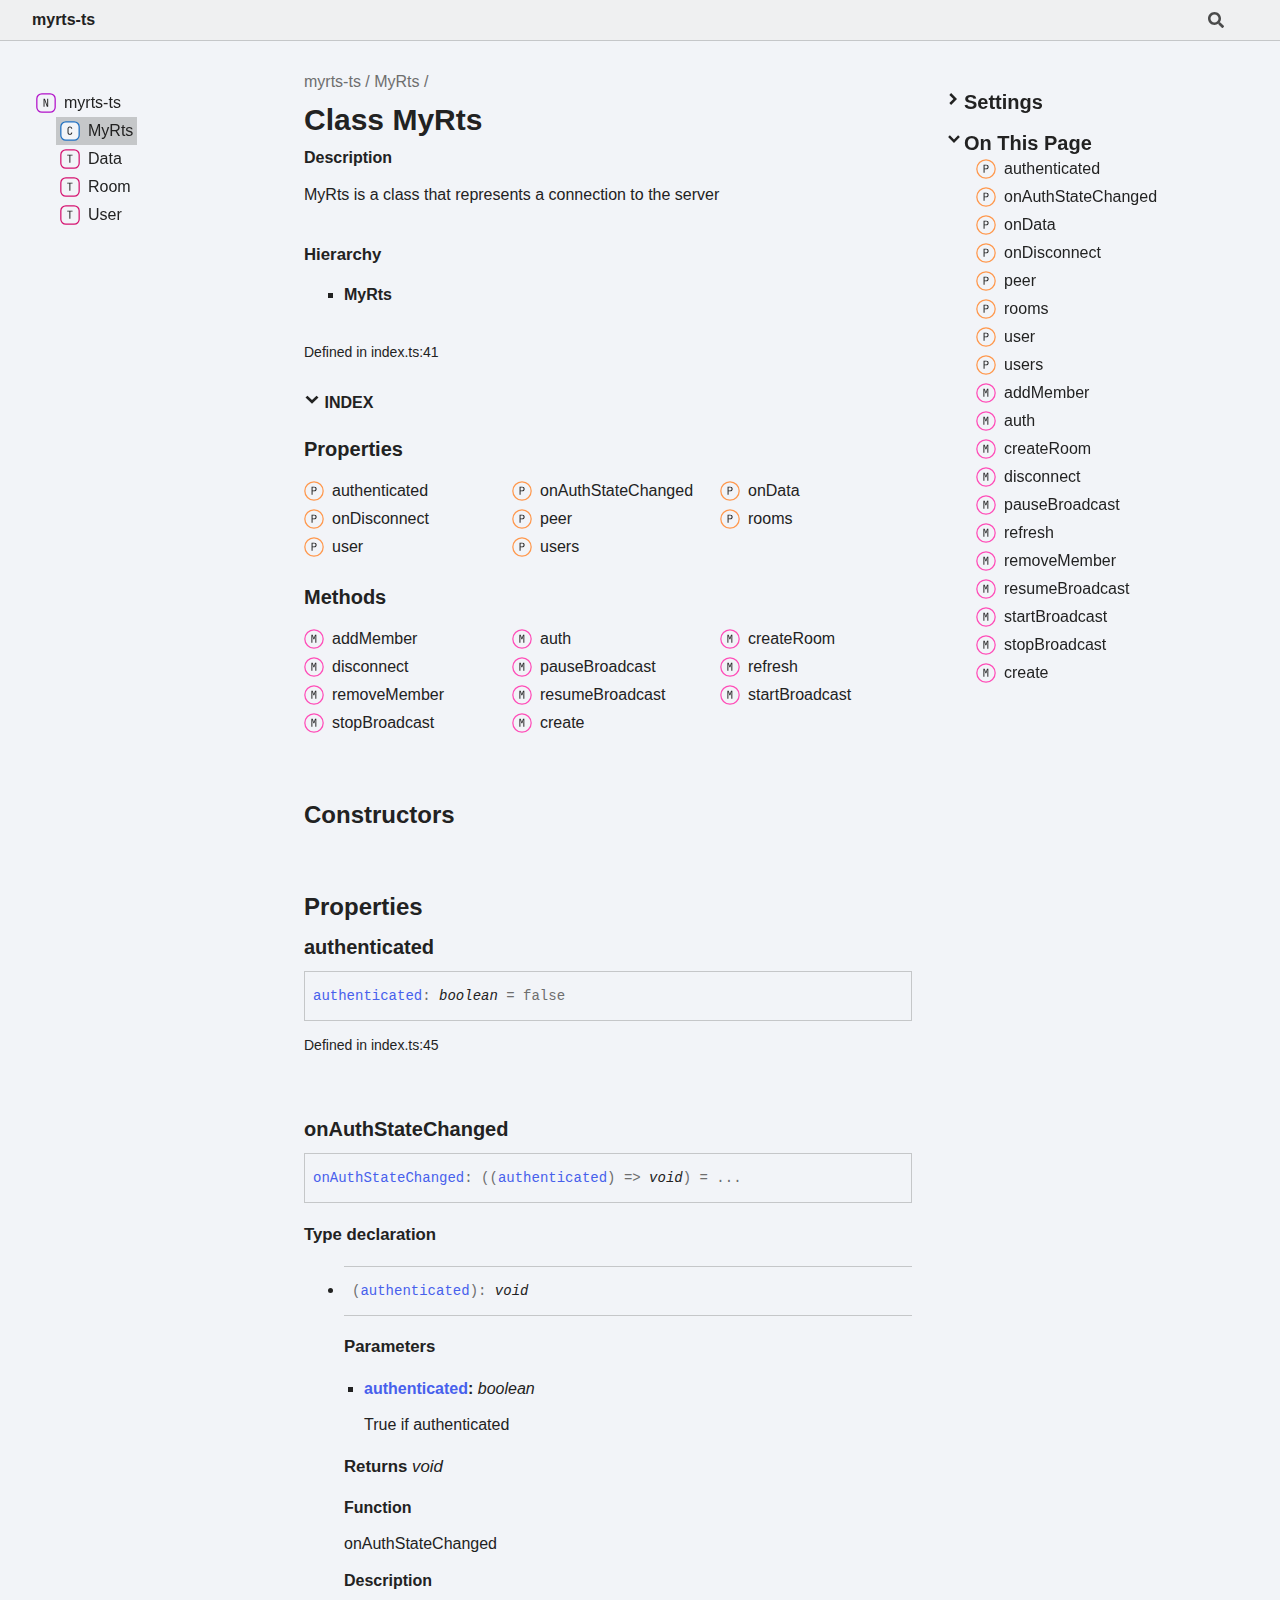
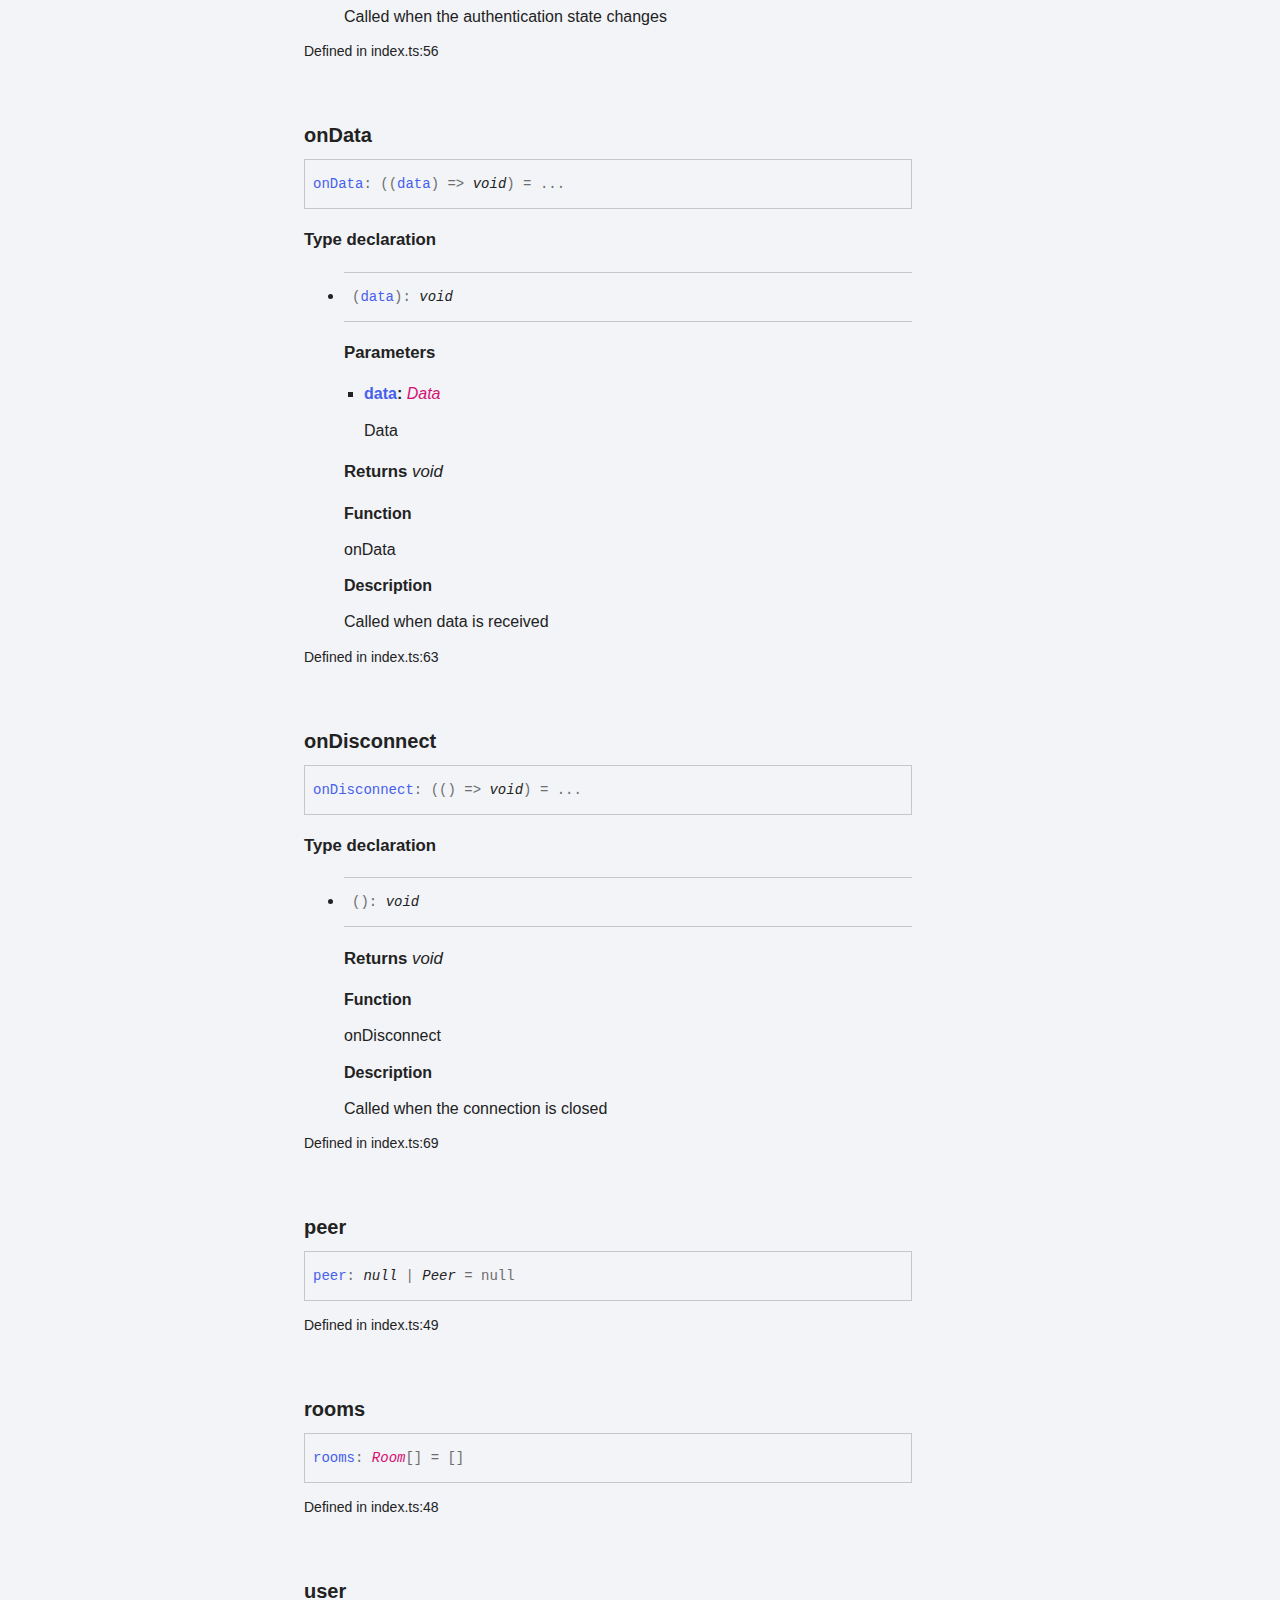
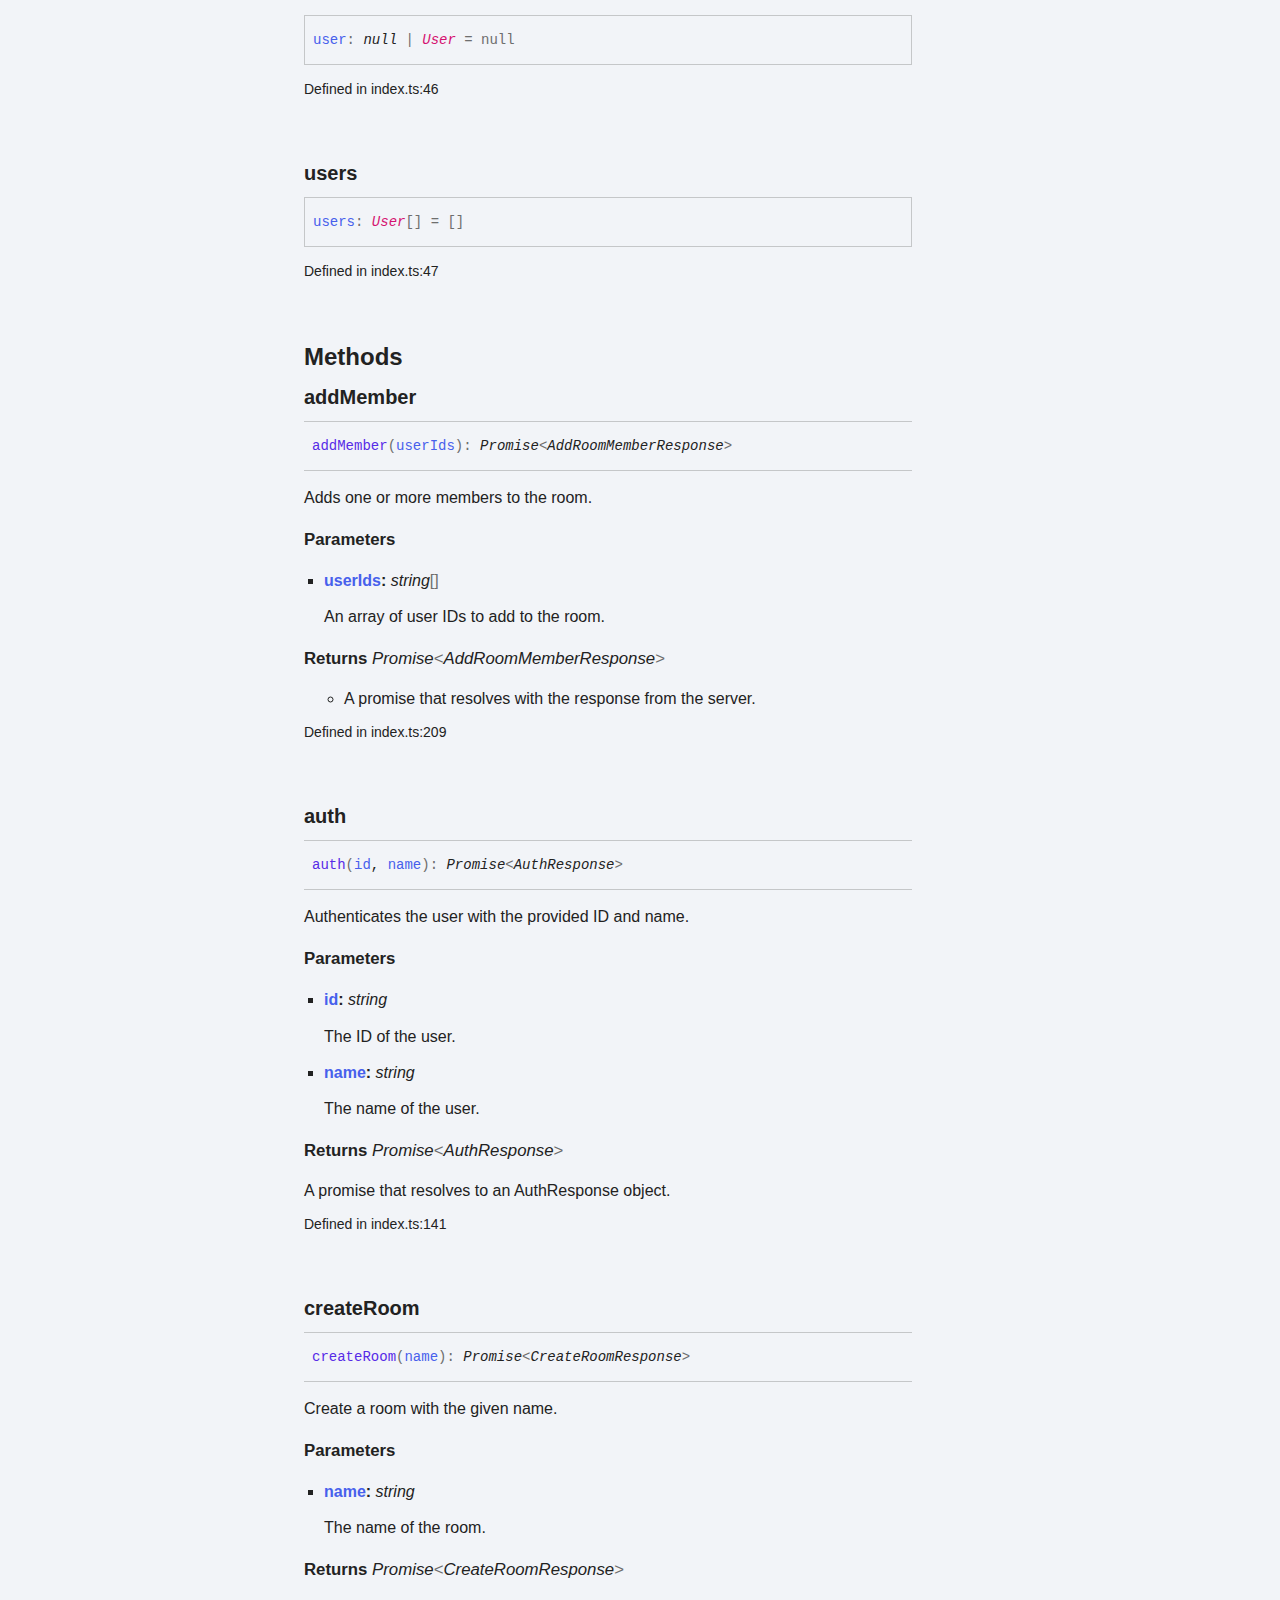
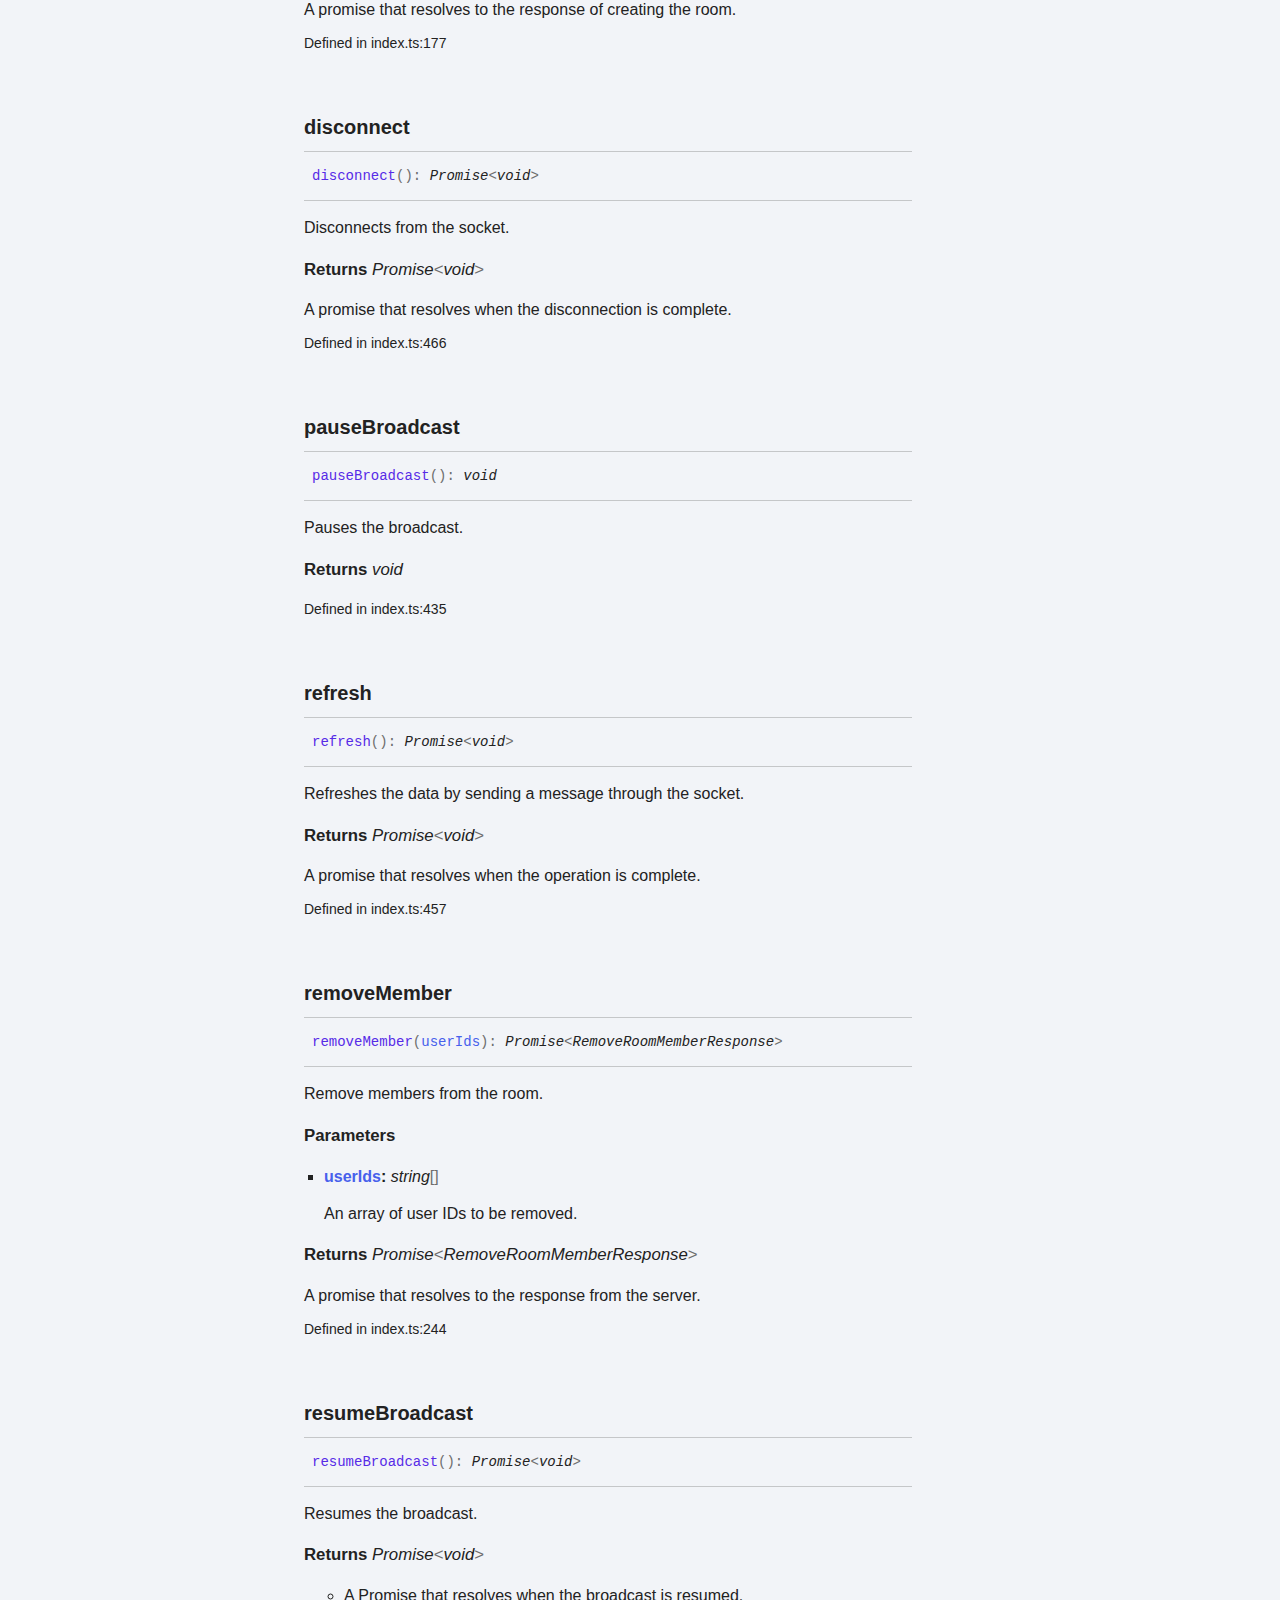
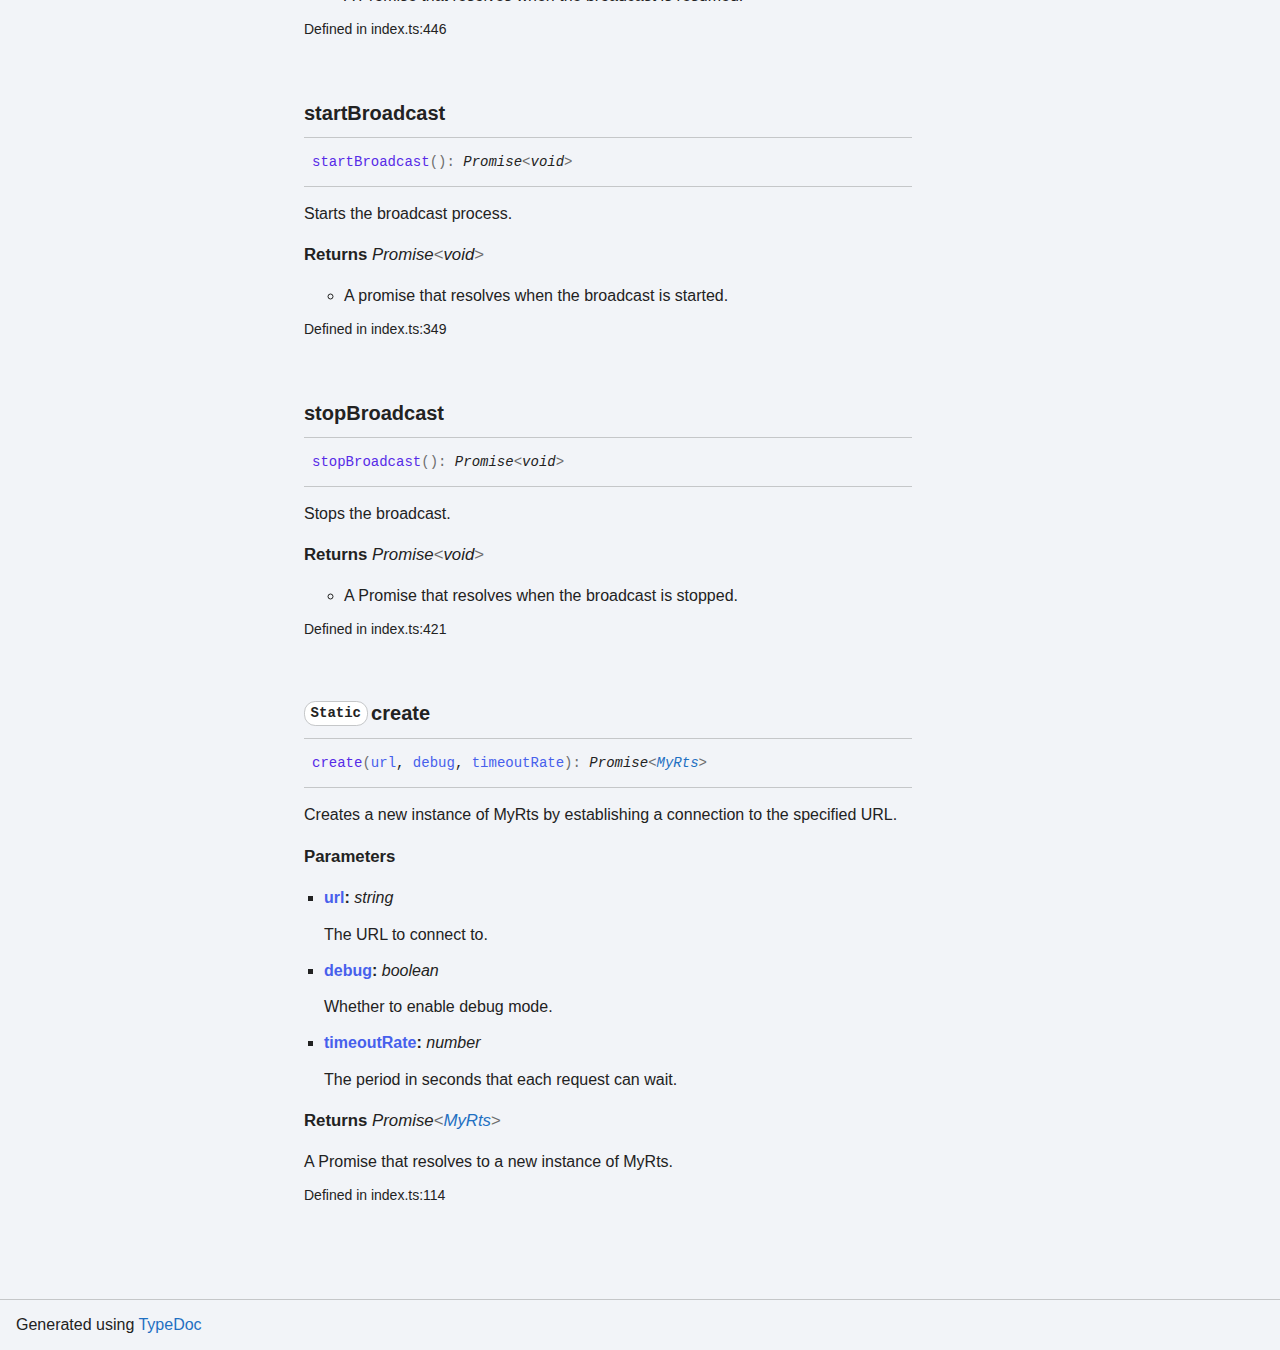
<file: classes/MyRts.html>
<!DOCTYPE html><html class="default" lang="en"><head><meta charSet="utf-8"/><meta http-equiv="x-ua-compatible" content="IE=edge"/><title>MyRts | myrts-ts</title><meta name="description" content="Documentation for myrts-ts"/><meta name="viewport" content="width=device-width, initial-scale=1"/><link rel="stylesheet" href="../assets/style.css"/><link rel="stylesheet" href="../assets/highlight.css"/><script defer src="../assets/main.js"></script><script async src="../assets/search.js" id="tsd-search-script"></script></head><body><script>document.documentElement.dataset.theme = localStorage.getItem("tsd-theme") || "os"</script><header class="tsd-page-toolbar">
<div class="tsd-toolbar-contents container">
<div class="table-cell" id="tsd-search" data-base="..">
<div class="field"><label for="tsd-search-field" class="tsd-widget tsd-toolbar-icon search no-caption"><svg width="16" height="16" viewBox="0 0 16 16" fill="none"><path d="M15.7824 13.833L12.6666 10.7177C12.5259 10.5771 12.3353 10.499 12.1353 10.499H11.6259C12.4884 9.39596 13.001 8.00859 13.001 6.49937C13.001 2.90909 10.0914 0 6.50048 0C2.90959 0 0 2.90909 0 6.49937C0 10.0896 2.90959 12.9987 6.50048 12.9987C8.00996 12.9987 9.39756 12.4863 10.5008 11.6239V12.1332C10.5008 12.3332 10.5789 12.5238 10.7195 12.6644L13.8354 15.7797C14.1292 16.0734 14.6042 16.0734 14.8948 15.7797L15.7793 14.8954C16.0731 14.6017 16.0731 14.1267 15.7824 13.833ZM6.50048 10.499C4.29094 10.499 2.50018 8.71165 2.50018 6.49937C2.50018 4.29021 4.28781 2.49976 6.50048 2.49976C8.71001 2.49976 10.5008 4.28708 10.5008 6.49937C10.5008 8.70852 8.71314 10.499 6.50048 10.499Z" fill="var(--color-text)"></path></svg></label><input type="text" id="tsd-search-field" aria-label="Search"/></div>
<div class="field">
<div id="tsd-toolbar-links"></div></div>
<ul class="results">
<li class="state loading">Preparing search index...</li>
<li class="state failure">The search index is not available</li></ul><a href="../index.html" class="title">myrts-ts</a></div>
<div class="table-cell" id="tsd-widgets"><a href="#" class="tsd-widget tsd-toolbar-icon menu no-caption" data-toggle="menu" aria-label="Menu"><svg width="16" height="16" viewBox="0 0 16 16" fill="none"><rect x="1" y="3" width="14" height="2" fill="var(--color-text)"></rect><rect x="1" y="7" width="14" height="2" fill="var(--color-text)"></rect><rect x="1" y="11" width="14" height="2" fill="var(--color-text)"></rect></svg></a></div></div></header>
<div class="container container-main">
<div class="col-content">
<div class="tsd-page-title">
<ul class="tsd-breadcrumb">
<li><a href="../modules.html">myrts-ts</a></li>
<li><a href="MyRts.html">MyRts</a></li></ul>
<h1>Class MyRts</h1></div>
<section class="tsd-panel tsd-comment">
<div class="tsd-comment tsd-typography">
<h4>Description</h4><p>MyRts is a class that represents a connection to the server</p>
</div></section>
<section class="tsd-panel tsd-hierarchy">
<h4>Hierarchy</h4>
<ul class="tsd-hierarchy">
<li><span class="target">MyRts</span></li></ul></section><aside class="tsd-sources">
<ul>
<li>Defined in index.ts:41</li></ul></aside>
<section class="tsd-panel-group tsd-index-group">
<section class="tsd-panel tsd-index-panel">
<details class="tsd-index-content tsd-index-accordion" open><summary class="tsd-accordion-summary tsd-index-summary">
<h5 class="tsd-index-heading uppercase" role="button" aria-expanded="false" tabIndex=0><svg width="16" height="16" viewBox="0 0 16 16" fill="none"><path d="M1.5 5.50969L8 11.6609L14.5 5.50969L12.5466 3.66086L8 7.96494L3.45341 3.66086L1.5 5.50969Z" fill="var(--color-text)"></path></svg> Index</h5></summary>
<div class="tsd-accordion-details">
<section class="tsd-index-section">
<h3 class="tsd-index-heading">Constructors</h3>
<div class="tsd-index-list"><a href="MyRts.html#constructor" class="tsd-index-link tsd-is-private"><svg class="tsd-kind-icon" viewBox="0 0 24 24"><g id="icon-512"><rect fill="var(--color-icon-background)" stroke="#4D7FFF" stroke-width="1.5" x="1" y="1" width="22" height="22" rx="12"></rect><path d="M11.898 16.1201C11.098 16.1201 10.466 15.8961 10.002 15.4481C9.53803 15.0001 9.30603 14.3841 9.30603 13.6001V9.64012C9.30603 8.85612 9.53803 8.24012 10.002 7.79212C10.466 7.34412 11.098 7.12012 11.898 7.12012C12.682 7.12012 13.306 7.34812 13.77 7.80412C14.234 8.25212 14.466 8.86412 14.466 9.64012H13.386C13.386 9.14412 13.254 8.76412 12.99 8.50012C12.734 8.22812 12.37 8.09212 11.898 8.09212C11.426 8.09212 11.054 8.22412 10.782 8.48812C10.518 8.75212 10.386 9.13212 10.386 9.62812V13.6001C10.386 14.0961 10.518 14.4801 10.782 14.7521C11.054 15.0161 11.426 15.1481 11.898 15.1481C12.37 15.1481 12.734 15.0161 12.99 14.7521C13.254 14.4801 13.386 14.0961 13.386 13.6001H14.466C14.466 14.3761 14.234 14.9921 13.77 15.4481C13.306 15.8961 12.682 16.1201 11.898 16.1201Z" fill="var(--color-text)"></path></g></svg><span>constructor</span></a>
</div></section>
<section class="tsd-index-section">
<h3 class="tsd-index-heading">Properties</h3>
<div class="tsd-index-list"><a href="MyRts.html#authenticated" class="tsd-index-link"><svg class="tsd-kind-icon" viewBox="0 0 24 24"><g id="icon-1024"><rect fill="var(--color-icon-background)" stroke="#FF984D" stroke-width="1.5" x="1" y="1" width="22" height="22" rx="12"></rect><path d="M9.354 16V7.24H12.174C12.99 7.24 13.638 7.476 14.118 7.948C14.606 8.412 14.85 9.036 14.85 9.82C14.85 10.604 14.606 11.232 14.118 11.704C13.638 12.168 12.99 12.4 12.174 12.4H10.434V16H9.354ZM10.434 11.428H12.174C12.646 11.428 13.022 11.284 13.302 10.996C13.59 10.7 13.734 10.308 13.734 9.82C13.734 9.324 13.59 8.932 13.302 8.644C13.022 8.356 12.646 8.212 12.174 8.212H10.434V11.428Z" fill="var(--color-text)"></path></g></svg><span>authenticated</span></a>
<a href="MyRts.html#debug" class="tsd-index-link tsd-is-private"><svg class="tsd-kind-icon" viewBox="0 0 24 24"><use href="#icon-1024"></use></svg><span>debug</span></a>
<a href="MyRts.html#onAuthStateChanged" class="tsd-index-link"><svg class="tsd-kind-icon" viewBox="0 0 24 24"><use href="#icon-1024"></use></svg><span>on<wbr/>Auth<wbr/>State<wbr/>Changed</span></a>
<a href="MyRts.html#onData" class="tsd-index-link"><svg class="tsd-kind-icon" viewBox="0 0 24 24"><use href="#icon-1024"></use></svg><span>on<wbr/>Data</span></a>
<a href="MyRts.html#onDisconnect" class="tsd-index-link"><svg class="tsd-kind-icon" viewBox="0 0 24 24"><use href="#icon-1024"></use></svg><span>on<wbr/>Disconnect</span></a>
<a href="MyRts.html#peer" class="tsd-index-link"><svg class="tsd-kind-icon" viewBox="0 0 24 24"><use href="#icon-1024"></use></svg><span>peer</span></a>
<a href="MyRts.html#rooms" class="tsd-index-link"><svg class="tsd-kind-icon" viewBox="0 0 24 24"><use href="#icon-1024"></use></svg><span>rooms</span></a>
<a href="MyRts.html#socket" class="tsd-index-link tsd-is-private"><svg class="tsd-kind-icon" viewBox="0 0 24 24"><use href="#icon-1024"></use></svg><span>socket</span></a>
<a href="MyRts.html#timeoutRate" class="tsd-index-link tsd-is-private"><svg class="tsd-kind-icon" viewBox="0 0 24 24"><use href="#icon-1024"></use></svg><span>timeout<wbr/>Rate</span></a>
<a href="MyRts.html#user" class="tsd-index-link"><svg class="tsd-kind-icon" viewBox="0 0 24 24"><use href="#icon-1024"></use></svg><span>user</span></a>
<a href="MyRts.html#users" class="tsd-index-link"><svg class="tsd-kind-icon" viewBox="0 0 24 24"><use href="#icon-1024"></use></svg><span>users</span></a>
</div></section>
<section class="tsd-index-section">
<h3 class="tsd-index-heading">Methods</h3>
<div class="tsd-index-list"><a href="MyRts.html#addMember" class="tsd-index-link"><svg class="tsd-kind-icon" viewBox="0 0 24 24"><g id="icon-2048"><rect fill="var(--color-icon-background)" stroke="#FF4DB8" stroke-width="1.5" x="1" y="1" width="22" height="22" rx="12"></rect><path d="M9.162 16V7.24H10.578L11.514 10.072C11.602 10.328 11.674 10.584 11.73 10.84C11.794 11.088 11.842 11.28 11.874 11.416C11.906 11.28 11.954 11.088 12.018 10.84C12.082 10.584 12.154 10.324 12.234 10.06L13.122 7.24H14.538V16H13.482V12.82C13.482 12.468 13.49 12.068 13.506 11.62C13.53 11.172 13.558 10.716 13.59 10.252C13.622 9.78 13.654 9.332 13.686 8.908C13.726 8.476 13.762 8.1 13.794 7.78L12.366 12.16H11.334L9.894 7.78C9.934 8.092 9.97 8.456 10.002 8.872C10.042 9.28 10.078 9.716 10.11 10.18C10.142 10.636 10.166 11.092 10.182 11.548C10.206 12.004 10.218 12.428 10.218 12.82V16H9.162Z" fill="var(--color-text)"></path></g></svg><span>add<wbr/>Member</span></a>
<a href="MyRts.html#auth" class="tsd-index-link"><svg class="tsd-kind-icon" viewBox="0 0 24 24"><use href="#icon-2048"></use></svg><span>auth</span></a>
<a href="MyRts.html#createOffer" class="tsd-index-link tsd-is-private"><svg class="tsd-kind-icon" viewBox="0 0 24 24"><use href="#icon-2048"></use></svg><span>create<wbr/>Offer</span></a>
<a href="MyRts.html#createRoom" class="tsd-index-link"><svg class="tsd-kind-icon" viewBox="0 0 24 24"><use href="#icon-2048"></use></svg><span>create<wbr/>Room</span></a>
<a href="MyRts.html#disconnect" class="tsd-index-link"><svg class="tsd-kind-icon" viewBox="0 0 24 24"><use href="#icon-2048"></use></svg><span>disconnect</span></a>
<a href="MyRts.html#log" class="tsd-index-link tsd-is-private"><svg class="tsd-kind-icon" viewBox="0 0 24 24"><use href="#icon-2048"></use></svg><span>log</span></a>
<a href="MyRts.html#pauseBroadcast" class="tsd-index-link"><svg class="tsd-kind-icon" viewBox="0 0 24 24"><use href="#icon-2048"></use></svg><span>pause<wbr/>Broadcast</span></a>
<a href="MyRts.html#refresh" class="tsd-index-link"><svg class="tsd-kind-icon" viewBox="0 0 24 24"><use href="#icon-2048"></use></svg><span>refresh</span></a>
<a href="MyRts.html#removeMember" class="tsd-index-link"><svg class="tsd-kind-icon" viewBox="0 0 24 24"><use href="#icon-2048"></use></svg><span>remove<wbr/>Member</span></a>
<a href="MyRts.html#resumeBroadcast" class="tsd-index-link"><svg class="tsd-kind-icon" viewBox="0 0 24 24"><use href="#icon-2048"></use></svg><span>resume<wbr/>Broadcast</span></a>
<a href="MyRts.html#sendIces" class="tsd-index-link tsd-is-private"><svg class="tsd-kind-icon" viewBox="0 0 24 24"><use href="#icon-2048"></use></svg><span>send<wbr/>Ices</span></a>
<a href="MyRts.html#startBroadcast" class="tsd-index-link"><svg class="tsd-kind-icon" viewBox="0 0 24 24"><use href="#icon-2048"></use></svg><span>start<wbr/>Broadcast</span></a>
<a href="MyRts.html#stopBroadcast" class="tsd-index-link"><svg class="tsd-kind-icon" viewBox="0 0 24 24"><use href="#icon-2048"></use></svg><span>stop<wbr/>Broadcast</span></a>
<a href="MyRts.html#create" class="tsd-index-link"><svg class="tsd-kind-icon" viewBox="0 0 24 24"><use href="#icon-2048"></use></svg><span>create</span></a>
</div></section></div></details></section></section>
<section class="tsd-panel-group tsd-member-group">
<h2>Constructors</h2>
<section class="tsd-panel tsd-member tsd-is-private"><a id="constructor" class="tsd-anchor"></a>
<h3 class="tsd-anchor-link"><code class="tsd-tag ts-flagPrivate">Private</code> <span>constructor</span><a href="#constructor" aria-label="Permalink" class="tsd-anchor-icon"><svg viewBox="0 0 24 24"><g stroke-width="2" stroke="currentColor" fill="none" stroke-linecap="round" stroke-linejoin="round" id="icon-anchor"><path stroke="none" d="M0 0h24v24H0z" fill="none"></path><path d="M10 14a3.5 3.5 0 0 0 5 0l4 -4a3.5 3.5 0 0 0 -5 -5l-.5 .5"></path><path d="M14 10a3.5 3.5 0 0 0 -5 0l-4 4a3.5 3.5 0 0 0 5 5l.5 -.5"></path></g></svg></a></h3>
<ul class="tsd-signatures tsd-is-private">
<li class="tsd-signature tsd-anchor-link" id="constructor.new_MyRts"><span class="tsd-kind-constructor-signature">new <wbr/>My<wbr/>Rts</span><span class="tsd-signature-symbol">(</span><span class="tsd-kind-parameter">socket</span>, <span class="tsd-kind-parameter">debug</span>, <span class="tsd-kind-parameter">timeoutRate</span><span class="tsd-signature-symbol">)</span><span class="tsd-signature-symbol">: </span><a href="MyRts.html" class="tsd-signature-type tsd-kind-class">MyRts</a><a href="#constructor.new_MyRts" aria-label="Permalink" class="tsd-anchor-icon"><svg viewBox="0 0 24 24"><use href="#icon-anchor"></use></svg></a></li>
<li class="tsd-description">
<div class="tsd-parameters">
<h4 class="tsd-parameters-title">Parameters</h4>
<ul class="tsd-parameter-list">
<li>
<h5><span class="tsd-kind-parameter">socket</span>: <span class="tsd-signature-type ">Socket</span></h5>
<div class="tsd-comment tsd-typography"><p>Socket</p>
</div>
<div class="tsd-comment tsd-typography"></div></li>
<li>
<h5><span class="tsd-kind-parameter">debug</span>: <span class="tsd-signature-type">boolean</span></h5>
<div class="tsd-comment tsd-typography"><p>Whether to enable debug mode</p>
</div>
<div class="tsd-comment tsd-typography"></div></li>
<li>
<h5><span class="tsd-kind-parameter">timeoutRate</span>: <span class="tsd-signature-type">number</span></h5>
<div class="tsd-comment tsd-typography"><p>Period in seconds that each request can wait</p>
</div>
<div class="tsd-comment tsd-typography"></div></li></ul></div>
<h4 class="tsd-returns-title">Returns <a href="MyRts.html" class="tsd-signature-type tsd-kind-class">MyRts</a></h4>
<div class="tsd-comment tsd-typography"></div><aside class="tsd-sources">
<ul>
<li>Defined in index.ts:77</li></ul></aside></li></ul></section></section>
<section class="tsd-panel-group tsd-member-group">
<h2>Properties</h2>
<section class="tsd-panel tsd-member"><a id="authenticated" class="tsd-anchor"></a>
<h3 class="tsd-anchor-link"><span>authenticated</span><a href="#authenticated" aria-label="Permalink" class="tsd-anchor-icon"><svg viewBox="0 0 24 24"><use href="#icon-anchor"></use></svg></a></h3>
<div class="tsd-signature"><span class="tsd-kind-property">authenticated</span><span class="tsd-signature-symbol">:</span> <span class="tsd-signature-type">boolean</span><span class="tsd-signature-symbol"> = false</span></div><aside class="tsd-sources">
<ul>
<li>Defined in index.ts:45</li></ul></aside></section>
<section class="tsd-panel tsd-member tsd-is-private"><a id="debug" class="tsd-anchor"></a>
<h3 class="tsd-anchor-link"><code class="tsd-tag ts-flagPrivate">Private</code> <span>debug</span><a href="#debug" aria-label="Permalink" class="tsd-anchor-icon"><svg viewBox="0 0 24 24"><use href="#icon-anchor"></use></svg></a></h3>
<div class="tsd-signature"><span class="tsd-kind-property">debug</span><span class="tsd-signature-symbol">:</span> <span class="tsd-signature-type">boolean</span></div><aside class="tsd-sources">
<ul>
<li>Defined in index.ts:43</li></ul></aside></section>
<section class="tsd-panel tsd-member"><a id="onAuthStateChanged" class="tsd-anchor"></a>
<h3 class="tsd-anchor-link"><span>on<wbr/>Auth<wbr/>State<wbr/>Changed</span><a href="#onAuthStateChanged" aria-label="Permalink" class="tsd-anchor-icon"><svg viewBox="0 0 24 24"><use href="#icon-anchor"></use></svg></a></h3>
<div class="tsd-signature"><span class="tsd-kind-property">on<wbr/>Auth<wbr/>State<wbr/>Changed</span><span class="tsd-signature-symbol">:</span> <span class="tsd-signature-symbol">(</span><span class="tsd-signature-symbol">(</span><span class="tsd-kind-parameter">authenticated</span><span class="tsd-signature-symbol">)</span><span class="tsd-signature-symbol"> =&gt; </span><span class="tsd-signature-type">void</span><span class="tsd-signature-symbol">)</span><span class="tsd-signature-symbol"> = ...</span></div>
<div class="tsd-type-declaration">
<h4>Type declaration</h4>
<ul class="tsd-parameters">
<li class="tsd-parameter-signature">
<ul class="tsd-signatures">
<li class="tsd-signature" id="onAuthStateChanged.__type.__type-1"><span class="tsd-signature-symbol">(</span><span class="tsd-kind-parameter">authenticated</span><span class="tsd-signature-symbol">)</span><span class="tsd-signature-symbol">: </span><span class="tsd-signature-type">void</span></li>
<li class="tsd-description">
<div class="tsd-parameters">
<h4 class="tsd-parameters-title">Parameters</h4>
<ul class="tsd-parameter-list">
<li>
<h5><span class="tsd-kind-parameter">authenticated</span>: <span class="tsd-signature-type">boolean</span></h5>
<div class="tsd-comment tsd-typography"><p>True if authenticated</p>
</div>
<div class="tsd-comment tsd-typography"></div></li></ul></div>
<h4 class="tsd-returns-title">Returns <span class="tsd-signature-type">void</span></h4>
<div class="tsd-comment tsd-typography">
<h4>Function</h4><p>onAuthStateChanged</p>

<h4>Description</h4><p>Called when the authentication state changes</p>
</div></li></ul></li></ul></div><aside class="tsd-sources">
<ul>
<li>Defined in index.ts:56</li></ul></aside></section>
<section class="tsd-panel tsd-member"><a id="onData" class="tsd-anchor"></a>
<h3 class="tsd-anchor-link"><span>on<wbr/>Data</span><a href="#onData" aria-label="Permalink" class="tsd-anchor-icon"><svg viewBox="0 0 24 24"><use href="#icon-anchor"></use></svg></a></h3>
<div class="tsd-signature"><span class="tsd-kind-property">on<wbr/>Data</span><span class="tsd-signature-symbol">:</span> <span class="tsd-signature-symbol">(</span><span class="tsd-signature-symbol">(</span><span class="tsd-kind-parameter">data</span><span class="tsd-signature-symbol">)</span><span class="tsd-signature-symbol"> =&gt; </span><span class="tsd-signature-type">void</span><span class="tsd-signature-symbol">)</span><span class="tsd-signature-symbol"> = ...</span></div>
<div class="tsd-type-declaration">
<h4>Type declaration</h4>
<ul class="tsd-parameters">
<li class="tsd-parameter-signature">
<ul class="tsd-signatures">
<li class="tsd-signature" id="onData.__type-2.__type-3"><span class="tsd-signature-symbol">(</span><span class="tsd-kind-parameter">data</span><span class="tsd-signature-symbol">)</span><span class="tsd-signature-symbol">: </span><span class="tsd-signature-type">void</span></li>
<li class="tsd-description">
<div class="tsd-parameters">
<h4 class="tsd-parameters-title">Parameters</h4>
<ul class="tsd-parameter-list">
<li>
<h5><span class="tsd-kind-parameter">data</span>: <a href="../types/Data.html" class="tsd-signature-type tsd-kind-type-alias">Data</a></h5>
<div class="tsd-comment tsd-typography"><p>Data</p>
</div>
<div class="tsd-comment tsd-typography"></div></li></ul></div>
<h4 class="tsd-returns-title">Returns <span class="tsd-signature-type">void</span></h4>
<div class="tsd-comment tsd-typography">
<h4>Function</h4><p>onData</p>

<h4>Description</h4><p>Called when data is received</p>
</div></li></ul></li></ul></div><aside class="tsd-sources">
<ul>
<li>Defined in index.ts:63</li></ul></aside></section>
<section class="tsd-panel tsd-member"><a id="onDisconnect" class="tsd-anchor"></a>
<h3 class="tsd-anchor-link"><span>on<wbr/>Disconnect</span><a href="#onDisconnect" aria-label="Permalink" class="tsd-anchor-icon"><svg viewBox="0 0 24 24"><use href="#icon-anchor"></use></svg></a></h3>
<div class="tsd-signature"><span class="tsd-kind-property">on<wbr/>Disconnect</span><span class="tsd-signature-symbol">:</span> <span class="tsd-signature-symbol">(</span><span class="tsd-signature-symbol">(</span><span class="tsd-signature-symbol">)</span><span class="tsd-signature-symbol"> =&gt; </span><span class="tsd-signature-type">void</span><span class="tsd-signature-symbol">)</span><span class="tsd-signature-symbol"> = ...</span></div>
<div class="tsd-type-declaration">
<h4>Type declaration</h4>
<ul class="tsd-parameters">
<li class="tsd-parameter-signature">
<ul class="tsd-signatures">
<li class="tsd-signature" id="onDisconnect.__type-4.__type-5"><span class="tsd-signature-symbol">(</span><span class="tsd-signature-symbol">)</span><span class="tsd-signature-symbol">: </span><span class="tsd-signature-type">void</span></li>
<li class="tsd-description">
<h4 class="tsd-returns-title">Returns <span class="tsd-signature-type">void</span></h4>
<div class="tsd-comment tsd-typography">
<h4>Function</h4><p>onDisconnect</p>

<h4>Description</h4><p>Called when the connection is closed</p>
</div></li></ul></li></ul></div><aside class="tsd-sources">
<ul>
<li>Defined in index.ts:69</li></ul></aside></section>
<section class="tsd-panel tsd-member"><a id="peer" class="tsd-anchor"></a>
<h3 class="tsd-anchor-link"><span>peer</span><a href="#peer" aria-label="Permalink" class="tsd-anchor-icon"><svg viewBox="0 0 24 24"><use href="#icon-anchor"></use></svg></a></h3>
<div class="tsd-signature"><span class="tsd-kind-property">peer</span><span class="tsd-signature-symbol">:</span> <span class="tsd-signature-type">null</span><span class="tsd-signature-symbol"> | </span><span class="tsd-signature-type ">Peer</span><span class="tsd-signature-symbol"> = null</span></div><aside class="tsd-sources">
<ul>
<li>Defined in index.ts:49</li></ul></aside></section>
<section class="tsd-panel tsd-member"><a id="rooms" class="tsd-anchor"></a>
<h3 class="tsd-anchor-link"><span>rooms</span><a href="#rooms" aria-label="Permalink" class="tsd-anchor-icon"><svg viewBox="0 0 24 24"><use href="#icon-anchor"></use></svg></a></h3>
<div class="tsd-signature"><span class="tsd-kind-property">rooms</span><span class="tsd-signature-symbol">:</span> <a href="../types/Room.html" class="tsd-signature-type tsd-kind-type-alias">Room</a><span class="tsd-signature-symbol">[]</span><span class="tsd-signature-symbol"> = []</span></div><aside class="tsd-sources">
<ul>
<li>Defined in index.ts:48</li></ul></aside></section>
<section class="tsd-panel tsd-member tsd-is-private"><a id="socket" class="tsd-anchor"></a>
<h3 class="tsd-anchor-link"><code class="tsd-tag ts-flagPrivate">Private</code> <span>socket</span><a href="#socket" aria-label="Permalink" class="tsd-anchor-icon"><svg viewBox="0 0 24 24"><use href="#icon-anchor"></use></svg></a></h3>
<div class="tsd-signature"><span class="tsd-kind-property">socket</span><span class="tsd-signature-symbol">:</span> <span class="tsd-signature-type ">Socket</span></div><aside class="tsd-sources">
<ul>
<li>Defined in index.ts:42</li></ul></aside></section>
<section class="tsd-panel tsd-member tsd-is-private"><a id="timeoutRate" class="tsd-anchor"></a>
<h3 class="tsd-anchor-link"><code class="tsd-tag ts-flagPrivate">Private</code> <span>timeout<wbr/>Rate</span><a href="#timeoutRate" aria-label="Permalink" class="tsd-anchor-icon"><svg viewBox="0 0 24 24"><use href="#icon-anchor"></use></svg></a></h3>
<div class="tsd-signature"><span class="tsd-kind-property">timeout<wbr/>Rate</span><span class="tsd-signature-symbol">:</span> <span class="tsd-signature-type">number</span><span class="tsd-signature-symbol"> = 20</span></div><aside class="tsd-sources">
<ul>
<li>Defined in index.ts:44</li></ul></aside></section>
<section class="tsd-panel tsd-member"><a id="user" class="tsd-anchor"></a>
<h3 class="tsd-anchor-link"><span>user</span><a href="#user" aria-label="Permalink" class="tsd-anchor-icon"><svg viewBox="0 0 24 24"><use href="#icon-anchor"></use></svg></a></h3>
<div class="tsd-signature"><span class="tsd-kind-property">user</span><span class="tsd-signature-symbol">:</span> <span class="tsd-signature-type">null</span><span class="tsd-signature-symbol"> | </span><a href="../types/User.html" class="tsd-signature-type tsd-kind-type-alias">User</a><span class="tsd-signature-symbol"> = null</span></div><aside class="tsd-sources">
<ul>
<li>Defined in index.ts:46</li></ul></aside></section>
<section class="tsd-panel tsd-member"><a id="users" class="tsd-anchor"></a>
<h3 class="tsd-anchor-link"><span>users</span><a href="#users" aria-label="Permalink" class="tsd-anchor-icon"><svg viewBox="0 0 24 24"><use href="#icon-anchor"></use></svg></a></h3>
<div class="tsd-signature"><span class="tsd-kind-property">users</span><span class="tsd-signature-symbol">:</span> <a href="../types/User.html" class="tsd-signature-type tsd-kind-type-alias">User</a><span class="tsd-signature-symbol">[]</span><span class="tsd-signature-symbol"> = []</span></div><aside class="tsd-sources">
<ul>
<li>Defined in index.ts:47</li></ul></aside></section></section>
<section class="tsd-panel-group tsd-member-group">
<h2>Methods</h2>
<section class="tsd-panel tsd-member"><a id="addMember" class="tsd-anchor"></a>
<h3 class="tsd-anchor-link"><span>add<wbr/>Member</span><a href="#addMember" aria-label="Permalink" class="tsd-anchor-icon"><svg viewBox="0 0 24 24"><use href="#icon-anchor"></use></svg></a></h3>
<ul class="tsd-signatures">
<li class="tsd-signature tsd-anchor-link" id="addMember.addMember-1"><span class="tsd-kind-call-signature">add<wbr/>Member</span><span class="tsd-signature-symbol">(</span><span class="tsd-kind-parameter">userIds</span><span class="tsd-signature-symbol">)</span><span class="tsd-signature-symbol">: </span><span class="tsd-signature-type ">Promise</span><span class="tsd-signature-symbol">&lt;</span><span class="tsd-signature-type ">AddRoomMemberResponse</span><span class="tsd-signature-symbol">&gt;</span><a href="#addMember.addMember-1" aria-label="Permalink" class="tsd-anchor-icon"><svg viewBox="0 0 24 24"><use href="#icon-anchor"></use></svg></a></li>
<li class="tsd-description">
<div class="tsd-comment tsd-typography"><p>Adds one or more members to the room.</p>
</div>
<div class="tsd-parameters">
<h4 class="tsd-parameters-title">Parameters</h4>
<ul class="tsd-parameter-list">
<li>
<h5><span class="tsd-kind-parameter">userIds</span>: <span class="tsd-signature-type">string</span><span class="tsd-signature-symbol">[]</span></h5>
<div class="tsd-comment tsd-typography"><p>An array of user IDs to add to the room.</p>
</div>
<div class="tsd-comment tsd-typography"></div></li></ul></div>
<h4 class="tsd-returns-title">Returns <span class="tsd-signature-type ">Promise</span><span class="tsd-signature-symbol">&lt;</span><span class="tsd-signature-type ">AddRoomMemberResponse</span><span class="tsd-signature-symbol">&gt;</span></h4><ul>
<li>A promise that resolves with the response from the server.</li>
</ul>

<div class="tsd-comment tsd-typography"></div><aside class="tsd-sources">
<ul>
<li>Defined in index.ts:209</li></ul></aside></li></ul></section>
<section class="tsd-panel tsd-member"><a id="auth" class="tsd-anchor"></a>
<h3 class="tsd-anchor-link"><span>auth</span><a href="#auth" aria-label="Permalink" class="tsd-anchor-icon"><svg viewBox="0 0 24 24"><use href="#icon-anchor"></use></svg></a></h3>
<ul class="tsd-signatures">
<li class="tsd-signature tsd-anchor-link" id="auth.auth-1"><span class="tsd-kind-call-signature">auth</span><span class="tsd-signature-symbol">(</span><span class="tsd-kind-parameter">id</span>, <span class="tsd-kind-parameter">name</span><span class="tsd-signature-symbol">)</span><span class="tsd-signature-symbol">: </span><span class="tsd-signature-type ">Promise</span><span class="tsd-signature-symbol">&lt;</span><span class="tsd-signature-type ">AuthResponse</span><span class="tsd-signature-symbol">&gt;</span><a href="#auth.auth-1" aria-label="Permalink" class="tsd-anchor-icon"><svg viewBox="0 0 24 24"><use href="#icon-anchor"></use></svg></a></li>
<li class="tsd-description">
<div class="tsd-comment tsd-typography"><p>Authenticates the user with the provided ID and name.</p>
</div>
<div class="tsd-parameters">
<h4 class="tsd-parameters-title">Parameters</h4>
<ul class="tsd-parameter-list">
<li>
<h5><span class="tsd-kind-parameter">id</span>: <span class="tsd-signature-type">string</span></h5>
<div class="tsd-comment tsd-typography"><p>The ID of the user.</p>
</div>
<div class="tsd-comment tsd-typography"></div></li>
<li>
<h5><span class="tsd-kind-parameter">name</span>: <span class="tsd-signature-type">string</span></h5>
<div class="tsd-comment tsd-typography"><p>The name of the user.</p>
</div>
<div class="tsd-comment tsd-typography"></div></li></ul></div>
<h4 class="tsd-returns-title">Returns <span class="tsd-signature-type ">Promise</span><span class="tsd-signature-symbol">&lt;</span><span class="tsd-signature-type ">AuthResponse</span><span class="tsd-signature-symbol">&gt;</span></h4><p>A promise that resolves to an AuthResponse object.</p>

<div class="tsd-comment tsd-typography"></div><aside class="tsd-sources">
<ul>
<li>Defined in index.ts:141</li></ul></aside></li></ul></section>
<section class="tsd-panel tsd-member tsd-is-private"><a id="createOffer" class="tsd-anchor"></a>
<h3 class="tsd-anchor-link"><code class="tsd-tag ts-flagPrivate">Private</code> <span>create<wbr/>Offer</span><a href="#createOffer" aria-label="Permalink" class="tsd-anchor-icon"><svg viewBox="0 0 24 24"><use href="#icon-anchor"></use></svg></a></h3>
<ul class="tsd-signatures tsd-is-private">
<li class="tsd-signature tsd-anchor-link" id="createOffer.createOffer-1"><span class="tsd-kind-call-signature">create<wbr/>Offer</span><span class="tsd-signature-symbol">(</span><span class="tsd-signature-symbol">)</span><span class="tsd-signature-symbol">: </span><span class="tsd-signature-type ">Promise</span><span class="tsd-signature-symbol">&lt;</span><span class="tsd-signature-type">void</span><span class="tsd-signature-symbol">&gt;</span><a href="#createOffer.createOffer-1" aria-label="Permalink" class="tsd-anchor-icon"><svg viewBox="0 0 24 24"><use href="#icon-anchor"></use></svg></a></li>
<li class="tsd-description">
<div class="tsd-comment tsd-typography"><p>Create an offer.</p>
</div>
<h4 class="tsd-returns-title">Returns <span class="tsd-signature-type ">Promise</span><span class="tsd-signature-symbol">&lt;</span><span class="tsd-signature-type">void</span><span class="tsd-signature-symbol">&gt;</span></h4><ul>
<li>A promise that resolves when the offer is created.</li>
</ul>

<div class="tsd-comment tsd-typography"></div><aside class="tsd-sources">
<ul>
<li>Defined in index.ts:316</li></ul></aside></li></ul></section>
<section class="tsd-panel tsd-member"><a id="createRoom" class="tsd-anchor"></a>
<h3 class="tsd-anchor-link"><span>create<wbr/>Room</span><a href="#createRoom" aria-label="Permalink" class="tsd-anchor-icon"><svg viewBox="0 0 24 24"><use href="#icon-anchor"></use></svg></a></h3>
<ul class="tsd-signatures">
<li class="tsd-signature tsd-anchor-link" id="createRoom.createRoom-1"><span class="tsd-kind-call-signature">create<wbr/>Room</span><span class="tsd-signature-symbol">(</span><span class="tsd-kind-parameter">name</span><span class="tsd-signature-symbol">)</span><span class="tsd-signature-symbol">: </span><span class="tsd-signature-type ">Promise</span><span class="tsd-signature-symbol">&lt;</span><span class="tsd-signature-type ">CreateRoomResponse</span><span class="tsd-signature-symbol">&gt;</span><a href="#createRoom.createRoom-1" aria-label="Permalink" class="tsd-anchor-icon"><svg viewBox="0 0 24 24"><use href="#icon-anchor"></use></svg></a></li>
<li class="tsd-description">
<div class="tsd-comment tsd-typography"><p>Create a room with the given name.</p>
</div>
<div class="tsd-parameters">
<h4 class="tsd-parameters-title">Parameters</h4>
<ul class="tsd-parameter-list">
<li>
<h5><span class="tsd-kind-parameter">name</span>: <span class="tsd-signature-type">string</span></h5>
<div class="tsd-comment tsd-typography"><p>The name of the room.</p>
</div>
<div class="tsd-comment tsd-typography"></div></li></ul></div>
<h4 class="tsd-returns-title">Returns <span class="tsd-signature-type ">Promise</span><span class="tsd-signature-symbol">&lt;</span><span class="tsd-signature-type ">CreateRoomResponse</span><span class="tsd-signature-symbol">&gt;</span></h4><p>A promise that resolves to the response of creating the room.</p>

<div class="tsd-comment tsd-typography"></div><aside class="tsd-sources">
<ul>
<li>Defined in index.ts:177</li></ul></aside></li></ul></section>
<section class="tsd-panel tsd-member"><a id="disconnect" class="tsd-anchor"></a>
<h3 class="tsd-anchor-link"><span>disconnect</span><a href="#disconnect" aria-label="Permalink" class="tsd-anchor-icon"><svg viewBox="0 0 24 24"><use href="#icon-anchor"></use></svg></a></h3>
<ul class="tsd-signatures">
<li class="tsd-signature tsd-anchor-link" id="disconnect.disconnect-1"><span class="tsd-kind-call-signature">disconnect</span><span class="tsd-signature-symbol">(</span><span class="tsd-signature-symbol">)</span><span class="tsd-signature-symbol">: </span><span class="tsd-signature-type ">Promise</span><span class="tsd-signature-symbol">&lt;</span><span class="tsd-signature-type">void</span><span class="tsd-signature-symbol">&gt;</span><a href="#disconnect.disconnect-1" aria-label="Permalink" class="tsd-anchor-icon"><svg viewBox="0 0 24 24"><use href="#icon-anchor"></use></svg></a></li>
<li class="tsd-description">
<div class="tsd-comment tsd-typography"><p>Disconnects from the socket.</p>
</div>
<h4 class="tsd-returns-title">Returns <span class="tsd-signature-type ">Promise</span><span class="tsd-signature-symbol">&lt;</span><span class="tsd-signature-type">void</span><span class="tsd-signature-symbol">&gt;</span></h4><p>A promise that resolves when the disconnection is complete.</p>

<div class="tsd-comment tsd-typography"></div><aside class="tsd-sources">
<ul>
<li>Defined in index.ts:466</li></ul></aside></li></ul></section>
<section class="tsd-panel tsd-member tsd-is-private"><a id="log" class="tsd-anchor"></a>
<h3 class="tsd-anchor-link"><code class="tsd-tag ts-flagPrivate">Private</code> <span>log</span><a href="#log" aria-label="Permalink" class="tsd-anchor-icon"><svg viewBox="0 0 24 24"><use href="#icon-anchor"></use></svg></a></h3>
<ul class="tsd-signatures tsd-is-private">
<li class="tsd-signature tsd-anchor-link" id="log.log-1"><span class="tsd-kind-call-signature">log</span><span class="tsd-signature-symbol">(</span><span class="tsd-signature-symbol">...</span><span class="tsd-kind-parameter">args</span><span class="tsd-signature-symbol">)</span><span class="tsd-signature-symbol">: </span><span class="tsd-signature-type">void</span><a href="#log.log-1" aria-label="Permalink" class="tsd-anchor-icon"><svg viewBox="0 0 24 24"><use href="#icon-anchor"></use></svg></a></li>
<li class="tsd-description">
<div class="tsd-comment tsd-typography"><p>Logs the provided arguments if debug mode is enabled.</p>
</div>
<div class="tsd-parameters">
<h4 class="tsd-parameters-title">Parameters</h4>
<ul class="tsd-parameter-list">
<li>
<h5><code class="tsd-tag ts-flagRest">Rest</code> <span class="tsd-signature-symbol">...</span><span class="tsd-kind-parameter">args</span>: <span class="tsd-signature-type">any</span><span class="tsd-signature-symbol">[]</span></h5>
<div class="tsd-comment tsd-typography"><p>The arguments to be logged.</p>
</div>
<div class="tsd-comment tsd-typography"></div></li></ul></div>
<h4 class="tsd-returns-title">Returns <span class="tsd-signature-type">void</span></h4>
<div class="tsd-comment tsd-typography"></div><aside class="tsd-sources">
<ul>
<li>Defined in index.ts:128</li></ul></aside></li></ul></section>
<section class="tsd-panel tsd-member"><a id="pauseBroadcast" class="tsd-anchor"></a>
<h3 class="tsd-anchor-link"><span>pause<wbr/>Broadcast</span><a href="#pauseBroadcast" aria-label="Permalink" class="tsd-anchor-icon"><svg viewBox="0 0 24 24"><use href="#icon-anchor"></use></svg></a></h3>
<ul class="tsd-signatures">
<li class="tsd-signature tsd-anchor-link" id="pauseBroadcast.pauseBroadcast-1"><span class="tsd-kind-call-signature">pause<wbr/>Broadcast</span><span class="tsd-signature-symbol">(</span><span class="tsd-signature-symbol">)</span><span class="tsd-signature-symbol">: </span><span class="tsd-signature-type">void</span><a href="#pauseBroadcast.pauseBroadcast-1" aria-label="Permalink" class="tsd-anchor-icon"><svg viewBox="0 0 24 24"><use href="#icon-anchor"></use></svg></a></li>
<li class="tsd-description">
<div class="tsd-comment tsd-typography"><p>Pauses the broadcast.</p>
</div>
<h4 class="tsd-returns-title">Returns <span class="tsd-signature-type">void</span></h4>
<div class="tsd-comment tsd-typography"></div><aside class="tsd-sources">
<ul>
<li>Defined in index.ts:435</li></ul></aside></li></ul></section>
<section class="tsd-panel tsd-member"><a id="refresh" class="tsd-anchor"></a>
<h3 class="tsd-anchor-link"><span>refresh</span><a href="#refresh" aria-label="Permalink" class="tsd-anchor-icon"><svg viewBox="0 0 24 24"><use href="#icon-anchor"></use></svg></a></h3>
<ul class="tsd-signatures">
<li class="tsd-signature tsd-anchor-link" id="refresh.refresh-1"><span class="tsd-kind-call-signature">refresh</span><span class="tsd-signature-symbol">(</span><span class="tsd-signature-symbol">)</span><span class="tsd-signature-symbol">: </span><span class="tsd-signature-type ">Promise</span><span class="tsd-signature-symbol">&lt;</span><span class="tsd-signature-type">void</span><span class="tsd-signature-symbol">&gt;</span><a href="#refresh.refresh-1" aria-label="Permalink" class="tsd-anchor-icon"><svg viewBox="0 0 24 24"><use href="#icon-anchor"></use></svg></a></li>
<li class="tsd-description">
<div class="tsd-comment tsd-typography"><p>Refreshes the data by sending a message through the socket.</p>
</div>
<h4 class="tsd-returns-title">Returns <span class="tsd-signature-type ">Promise</span><span class="tsd-signature-symbol">&lt;</span><span class="tsd-signature-type">void</span><span class="tsd-signature-symbol">&gt;</span></h4><p>A promise that resolves when the operation is complete.</p>

<div class="tsd-comment tsd-typography"></div><aside class="tsd-sources">
<ul>
<li>Defined in index.ts:457</li></ul></aside></li></ul></section>
<section class="tsd-panel tsd-member"><a id="removeMember" class="tsd-anchor"></a>
<h3 class="tsd-anchor-link"><span>remove<wbr/>Member</span><a href="#removeMember" aria-label="Permalink" class="tsd-anchor-icon"><svg viewBox="0 0 24 24"><use href="#icon-anchor"></use></svg></a></h3>
<ul class="tsd-signatures">
<li class="tsd-signature tsd-anchor-link" id="removeMember.removeMember-1"><span class="tsd-kind-call-signature">remove<wbr/>Member</span><span class="tsd-signature-symbol">(</span><span class="tsd-kind-parameter">userIds</span><span class="tsd-signature-symbol">)</span><span class="tsd-signature-symbol">: </span><span class="tsd-signature-type ">Promise</span><span class="tsd-signature-symbol">&lt;</span><span class="tsd-signature-type ">RemoveRoomMemberResponse</span><span class="tsd-signature-symbol">&gt;</span><a href="#removeMember.removeMember-1" aria-label="Permalink" class="tsd-anchor-icon"><svg viewBox="0 0 24 24"><use href="#icon-anchor"></use></svg></a></li>
<li class="tsd-description">
<div class="tsd-comment tsd-typography"><p>Remove members from the room.</p>
</div>
<div class="tsd-parameters">
<h4 class="tsd-parameters-title">Parameters</h4>
<ul class="tsd-parameter-list">
<li>
<h5><span class="tsd-kind-parameter">userIds</span>: <span class="tsd-signature-type">string</span><span class="tsd-signature-symbol">[]</span></h5>
<div class="tsd-comment tsd-typography"><p>An array of user IDs to be removed.</p>
</div>
<div class="tsd-comment tsd-typography"></div></li></ul></div>
<h4 class="tsd-returns-title">Returns <span class="tsd-signature-type ">Promise</span><span class="tsd-signature-symbol">&lt;</span><span class="tsd-signature-type ">RemoveRoomMemberResponse</span><span class="tsd-signature-symbol">&gt;</span></h4><p>A promise that resolves to the response from the server.</p>

<div class="tsd-comment tsd-typography"></div><aside class="tsd-sources">
<ul>
<li>Defined in index.ts:244</li></ul></aside></li></ul></section>
<section class="tsd-panel tsd-member"><a id="resumeBroadcast" class="tsd-anchor"></a>
<h3 class="tsd-anchor-link"><span>resume<wbr/>Broadcast</span><a href="#resumeBroadcast" aria-label="Permalink" class="tsd-anchor-icon"><svg viewBox="0 0 24 24"><use href="#icon-anchor"></use></svg></a></h3>
<ul class="tsd-signatures">
<li class="tsd-signature tsd-anchor-link" id="resumeBroadcast.resumeBroadcast-1"><span class="tsd-kind-call-signature">resume<wbr/>Broadcast</span><span class="tsd-signature-symbol">(</span><span class="tsd-signature-symbol">)</span><span class="tsd-signature-symbol">: </span><span class="tsd-signature-type ">Promise</span><span class="tsd-signature-symbol">&lt;</span><span class="tsd-signature-type">void</span><span class="tsd-signature-symbol">&gt;</span><a href="#resumeBroadcast.resumeBroadcast-1" aria-label="Permalink" class="tsd-anchor-icon"><svg viewBox="0 0 24 24"><use href="#icon-anchor"></use></svg></a></li>
<li class="tsd-description">
<div class="tsd-comment tsd-typography"><p>Resumes the broadcast.</p>
</div>
<h4 class="tsd-returns-title">Returns <span class="tsd-signature-type ">Promise</span><span class="tsd-signature-symbol">&lt;</span><span class="tsd-signature-type">void</span><span class="tsd-signature-symbol">&gt;</span></h4><ul>
<li>A Promise that resolves when the broadcast is resumed.</li>
</ul>

<div class="tsd-comment tsd-typography"></div><aside class="tsd-sources">
<ul>
<li>Defined in index.ts:446</li></ul></aside></li></ul></section>
<section class="tsd-panel tsd-member tsd-is-private"><a id="sendIces" class="tsd-anchor"></a>
<h3 class="tsd-anchor-link"><code class="tsd-tag ts-flagPrivate">Private</code> <span>send<wbr/>Ices</span><a href="#sendIces" aria-label="Permalink" class="tsd-anchor-icon"><svg viewBox="0 0 24 24"><use href="#icon-anchor"></use></svg></a></h3>
<ul class="tsd-signatures tsd-is-private">
<li class="tsd-signature tsd-anchor-link" id="sendIces.sendIces-1"><span class="tsd-kind-call-signature">send<wbr/>Ices</span><span class="tsd-signature-symbol">(</span><span class="tsd-signature-symbol">)</span><span class="tsd-signature-symbol">: </span><span class="tsd-signature-type ">Promise</span><span class="tsd-signature-symbol">&lt;</span><span class="tsd-signature-type">void</span><span class="tsd-signature-symbol">&gt;</span><a href="#sendIces.sendIces-1" aria-label="Permalink" class="tsd-anchor-icon"><svg viewBox="0 0 24 24"><use href="#icon-anchor"></use></svg></a></li>
<li class="tsd-description">
<div class="tsd-comment tsd-typography"><p>Sends the ices to the peer.</p>
</div>
<h4 class="tsd-returns-title">Returns <span class="tsd-signature-type ">Promise</span><span class="tsd-signature-symbol">&lt;</span><span class="tsd-signature-type">void</span><span class="tsd-signature-symbol">&gt;</span></h4><p>A promise that resolves when the ices are sent successfully.</p>

<div class="tsd-comment tsd-typography"></div><aside class="tsd-sources">
<ul>
<li>Defined in index.ts:280</li></ul></aside></li></ul></section>
<section class="tsd-panel tsd-member"><a id="startBroadcast" class="tsd-anchor"></a>
<h3 class="tsd-anchor-link"><span>start<wbr/>Broadcast</span><a href="#startBroadcast" aria-label="Permalink" class="tsd-anchor-icon"><svg viewBox="0 0 24 24"><use href="#icon-anchor"></use></svg></a></h3>
<ul class="tsd-signatures">
<li class="tsd-signature tsd-anchor-link" id="startBroadcast.startBroadcast-1"><span class="tsd-kind-call-signature">start<wbr/>Broadcast</span><span class="tsd-signature-symbol">(</span><span class="tsd-signature-symbol">)</span><span class="tsd-signature-symbol">: </span><span class="tsd-signature-type ">Promise</span><span class="tsd-signature-symbol">&lt;</span><span class="tsd-signature-type">void</span><span class="tsd-signature-symbol">&gt;</span><a href="#startBroadcast.startBroadcast-1" aria-label="Permalink" class="tsd-anchor-icon"><svg viewBox="0 0 24 24"><use href="#icon-anchor"></use></svg></a></li>
<li class="tsd-description">
<div class="tsd-comment tsd-typography"><p>Starts the broadcast process.</p>
</div>
<h4 class="tsd-returns-title">Returns <span class="tsd-signature-type ">Promise</span><span class="tsd-signature-symbol">&lt;</span><span class="tsd-signature-type">void</span><span class="tsd-signature-symbol">&gt;</span></h4><ul>
<li>A promise that resolves when the broadcast is started.</li>
</ul>

<div class="tsd-comment tsd-typography"></div><aside class="tsd-sources">
<ul>
<li>Defined in index.ts:349</li></ul></aside></li></ul></section>
<section class="tsd-panel tsd-member"><a id="stopBroadcast" class="tsd-anchor"></a>
<h3 class="tsd-anchor-link"><span>stop<wbr/>Broadcast</span><a href="#stopBroadcast" aria-label="Permalink" class="tsd-anchor-icon"><svg viewBox="0 0 24 24"><use href="#icon-anchor"></use></svg></a></h3>
<ul class="tsd-signatures">
<li class="tsd-signature tsd-anchor-link" id="stopBroadcast.stopBroadcast-1"><span class="tsd-kind-call-signature">stop<wbr/>Broadcast</span><span class="tsd-signature-symbol">(</span><span class="tsd-signature-symbol">)</span><span class="tsd-signature-symbol">: </span><span class="tsd-signature-type ">Promise</span><span class="tsd-signature-symbol">&lt;</span><span class="tsd-signature-type">void</span><span class="tsd-signature-symbol">&gt;</span><a href="#stopBroadcast.stopBroadcast-1" aria-label="Permalink" class="tsd-anchor-icon"><svg viewBox="0 0 24 24"><use href="#icon-anchor"></use></svg></a></li>
<li class="tsd-description">
<div class="tsd-comment tsd-typography"><p>Stops the broadcast.</p>
</div>
<h4 class="tsd-returns-title">Returns <span class="tsd-signature-type ">Promise</span><span class="tsd-signature-symbol">&lt;</span><span class="tsd-signature-type">void</span><span class="tsd-signature-symbol">&gt;</span></h4><ul>
<li>A Promise that resolves when the broadcast is stopped.</li>
</ul>

<div class="tsd-comment tsd-typography"></div><aside class="tsd-sources">
<ul>
<li>Defined in index.ts:421</li></ul></aside></li></ul></section>
<section class="tsd-panel tsd-member"><a id="create" class="tsd-anchor"></a>
<h3 class="tsd-anchor-link"><code class="tsd-tag ts-flagStatic">Static</code> <span>create</span><a href="#create" aria-label="Permalink" class="tsd-anchor-icon"><svg viewBox="0 0 24 24"><use href="#icon-anchor"></use></svg></a></h3>
<ul class="tsd-signatures">
<li class="tsd-signature tsd-anchor-link" id="create.create-1"><span class="tsd-kind-call-signature">create</span><span class="tsd-signature-symbol">(</span><span class="tsd-kind-parameter">url</span>, <span class="tsd-kind-parameter">debug</span>, <span class="tsd-kind-parameter">timeoutRate</span><span class="tsd-signature-symbol">)</span><span class="tsd-signature-symbol">: </span><span class="tsd-signature-type ">Promise</span><span class="tsd-signature-symbol">&lt;</span><a href="MyRts.html" class="tsd-signature-type tsd-kind-class">MyRts</a><span class="tsd-signature-symbol">&gt;</span><a href="#create.create-1" aria-label="Permalink" class="tsd-anchor-icon"><svg viewBox="0 0 24 24"><use href="#icon-anchor"></use></svg></a></li>
<li class="tsd-description">
<div class="tsd-comment tsd-typography"><p>Creates a new instance of MyRts by establishing a connection to the specified URL.</p>
</div>
<div class="tsd-parameters">
<h4 class="tsd-parameters-title">Parameters</h4>
<ul class="tsd-parameter-list">
<li>
<h5><span class="tsd-kind-parameter">url</span>: <span class="tsd-signature-type">string</span></h5>
<div class="tsd-comment tsd-typography"><p>The URL to connect to.</p>
</div>
<div class="tsd-comment tsd-typography"></div></li>
<li>
<h5><span class="tsd-kind-parameter">debug</span>: <span class="tsd-signature-type">boolean</span></h5>
<div class="tsd-comment tsd-typography"><p>Whether to enable debug mode.</p>
</div>
<div class="tsd-comment tsd-typography"></div></li>
<li>
<h5><span class="tsd-kind-parameter">timeoutRate</span>: <span class="tsd-signature-type">number</span></h5>
<div class="tsd-comment tsd-typography"><p>The period in seconds that each request can wait.</p>
</div>
<div class="tsd-comment tsd-typography"></div></li></ul></div>
<h4 class="tsd-returns-title">Returns <span class="tsd-signature-type ">Promise</span><span class="tsd-signature-symbol">&lt;</span><a href="MyRts.html" class="tsd-signature-type tsd-kind-class">MyRts</a><span class="tsd-signature-symbol">&gt;</span></h4><p>A Promise that resolves to a new instance of MyRts.</p>

<div class="tsd-comment tsd-typography"></div><aside class="tsd-sources">
<ul>
<li>Defined in index.ts:114</li></ul></aside></li></ul></section></section></div>
<div class="col-sidebar">
<div class="page-menu">
<div class="tsd-navigation settings">
<details class="tsd-index-accordion"><summary class="tsd-accordion-summary">
<h3><svg width="20" height="20" viewBox="0 0 24 24" fill="none"><path d="M4.93896 8.531L12 15.591L19.061 8.531L16.939 6.409L12 11.349L7.06098 6.409L4.93896 8.531Z" fill="var(--color-text)" id="icon-chevronDown"></path></svg>Settings</h3></summary>
<div class="tsd-accordion-details">
<div class="tsd-filter-visibility">
<h4 class="uppercase">Member Visibility</h4><form>
<ul id="tsd-filter-options">
<li class="tsd-filter-item"><label class="tsd-filter-input"><input type="checkbox" id="tsd-filter-protected" name="protected"/><svg width="32" height="32" viewBox="0 0 32 32" aria-hidden="true"><rect class="tsd-checkbox-background" width="30" height="30" x="1" y="1" rx="6" fill="none"></rect><path class="tsd-checkbox-checkmark" d="M8.35422 16.8214L13.2143 21.75L24.6458 10.25" stroke="none" stroke-width="3.5" stroke-linejoin="round" fill="none"></path></svg><span>Protected</span></label></li>
<li class="tsd-filter-item"><label class="tsd-filter-input"><input type="checkbox" id="tsd-filter-private" name="private"/><svg width="32" height="32" viewBox="0 0 32 32" aria-hidden="true"><rect class="tsd-checkbox-background" width="30" height="30" x="1" y="1" rx="6" fill="none"></rect><path class="tsd-checkbox-checkmark" d="M8.35422 16.8214L13.2143 21.75L24.6458 10.25" stroke="none" stroke-width="3.5" stroke-linejoin="round" fill="none"></path></svg><span>Private</span></label></li>
<li class="tsd-filter-item"><label class="tsd-filter-input"><input type="checkbox" id="tsd-filter-inherited" name="inherited" checked/><svg width="32" height="32" viewBox="0 0 32 32" aria-hidden="true"><rect class="tsd-checkbox-background" width="30" height="30" x="1" y="1" rx="6" fill="none"></rect><path class="tsd-checkbox-checkmark" d="M8.35422 16.8214L13.2143 21.75L24.6458 10.25" stroke="none" stroke-width="3.5" stroke-linejoin="round" fill="none"></path></svg><span>Inherited</span></label></li>
<li class="tsd-filter-item"><label class="tsd-filter-input"><input type="checkbox" id="tsd-filter-external" name="external"/><svg width="32" height="32" viewBox="0 0 32 32" aria-hidden="true"><rect class="tsd-checkbox-background" width="30" height="30" x="1" y="1" rx="6" fill="none"></rect><path class="tsd-checkbox-checkmark" d="M8.35422 16.8214L13.2143 21.75L24.6458 10.25" stroke="none" stroke-width="3.5" stroke-linejoin="round" fill="none"></path></svg><span>External</span></label></li></ul></form></div>
<div class="tsd-theme-toggle">
<h4 class="uppercase">Theme</h4><select id="tsd-theme"><option value="os">OS</option><option value="light">Light</option><option value="dark">Dark</option></select></div></div></details></div>
<details open class="tsd-index-accordion tsd-page-navigation"><summary class="tsd-accordion-summary">
<h3><svg width="20" height="20" viewBox="0 0 24 24" fill="none"><use href="#icon-chevronDown"></use></svg>On This Page</h3></summary>
<div class="tsd-accordion-details">
<ul>
<li><a href="#constructor" class="tsd-is-private"><svg class="tsd-kind-icon" viewBox="0 0 24 24"><use href="#icon-512"></use></svg><span>constructor</span></a></li>
<li><a href="#authenticated" class=""><svg class="tsd-kind-icon" viewBox="0 0 24 24"><use href="#icon-1024"></use></svg><span>authenticated</span></a></li>
<li><a href="#debug" class="tsd-is-private"><svg class="tsd-kind-icon" viewBox="0 0 24 24"><use href="#icon-1024"></use></svg><span>debug</span></a></li>
<li><a href="#onAuthStateChanged" class=""><svg class="tsd-kind-icon" viewBox="0 0 24 24"><use href="#icon-1024"></use></svg><span>on<wbr/>Auth<wbr/>State<wbr/>Changed</span></a></li>
<li><a href="#onData" class=""><svg class="tsd-kind-icon" viewBox="0 0 24 24"><use href="#icon-1024"></use></svg><span>on<wbr/>Data</span></a></li>
<li><a href="#onDisconnect" class=""><svg class="tsd-kind-icon" viewBox="0 0 24 24"><use href="#icon-1024"></use></svg><span>on<wbr/>Disconnect</span></a></li>
<li><a href="#peer" class=""><svg class="tsd-kind-icon" viewBox="0 0 24 24"><use href="#icon-1024"></use></svg><span>peer</span></a></li>
<li><a href="#rooms" class=""><svg class="tsd-kind-icon" viewBox="0 0 24 24"><use href="#icon-1024"></use></svg><span>rooms</span></a></li>
<li><a href="#socket" class="tsd-is-private"><svg class="tsd-kind-icon" viewBox="0 0 24 24"><use href="#icon-1024"></use></svg><span>socket</span></a></li>
<li><a href="#timeoutRate" class="tsd-is-private"><svg class="tsd-kind-icon" viewBox="0 0 24 24"><use href="#icon-1024"></use></svg><span>timeout<wbr/>Rate</span></a></li>
<li><a href="#user" class=""><svg class="tsd-kind-icon" viewBox="0 0 24 24"><use href="#icon-1024"></use></svg><span>user</span></a></li>
<li><a href="#users" class=""><svg class="tsd-kind-icon" viewBox="0 0 24 24"><use href="#icon-1024"></use></svg><span>users</span></a></li>
<li><a href="#addMember" class=""><svg class="tsd-kind-icon" viewBox="0 0 24 24"><use href="#icon-2048"></use></svg><span>add<wbr/>Member</span></a></li>
<li><a href="#auth" class=""><svg class="tsd-kind-icon" viewBox="0 0 24 24"><use href="#icon-2048"></use></svg><span>auth</span></a></li>
<li><a href="#createOffer" class="tsd-is-private"><svg class="tsd-kind-icon" viewBox="0 0 24 24"><use href="#icon-2048"></use></svg><span>create<wbr/>Offer</span></a></li>
<li><a href="#createRoom" class=""><svg class="tsd-kind-icon" viewBox="0 0 24 24"><use href="#icon-2048"></use></svg><span>create<wbr/>Room</span></a></li>
<li><a href="#disconnect" class=""><svg class="tsd-kind-icon" viewBox="0 0 24 24"><use href="#icon-2048"></use></svg><span>disconnect</span></a></li>
<li><a href="#log" class="tsd-is-private"><svg class="tsd-kind-icon" viewBox="0 0 24 24"><use href="#icon-2048"></use></svg><span>log</span></a></li>
<li><a href="#pauseBroadcast" class=""><svg class="tsd-kind-icon" viewBox="0 0 24 24"><use href="#icon-2048"></use></svg><span>pause<wbr/>Broadcast</span></a></li>
<li><a href="#refresh" class=""><svg class="tsd-kind-icon" viewBox="0 0 24 24"><use href="#icon-2048"></use></svg><span>refresh</span></a></li>
<li><a href="#removeMember" class=""><svg class="tsd-kind-icon" viewBox="0 0 24 24"><use href="#icon-2048"></use></svg><span>remove<wbr/>Member</span></a></li>
<li><a href="#resumeBroadcast" class=""><svg class="tsd-kind-icon" viewBox="0 0 24 24"><use href="#icon-2048"></use></svg><span>resume<wbr/>Broadcast</span></a></li>
<li><a href="#sendIces" class="tsd-is-private"><svg class="tsd-kind-icon" viewBox="0 0 24 24"><use href="#icon-2048"></use></svg><span>send<wbr/>Ices</span></a></li>
<li><a href="#startBroadcast" class=""><svg class="tsd-kind-icon" viewBox="0 0 24 24"><use href="#icon-2048"></use></svg><span>start<wbr/>Broadcast</span></a></li>
<li><a href="#stopBroadcast" class=""><svg class="tsd-kind-icon" viewBox="0 0 24 24"><use href="#icon-2048"></use></svg><span>stop<wbr/>Broadcast</span></a></li>
<li><a href="#create" class=""><svg class="tsd-kind-icon" viewBox="0 0 24 24"><use href="#icon-2048"></use></svg><span>create</span></a></li></ul></div></details></div>
<div class="site-menu">
<nav class="tsd-navigation"><a href="../modules.html"><svg class="tsd-kind-icon" viewBox="0 0 24 24"><g id="icon-4"><rect fill="var(--color-icon-background)" stroke="var(--color-ts-namespace)" stroke-width="1.5" x="1" y="1" width="22" height="22" rx="6"></rect><path d="M9.33 16V7.24H10.77L13.446 14.74C13.43 14.54 13.41 14.296 13.386 14.008C13.37 13.712 13.354 13.404 13.338 13.084C13.33 12.756 13.326 12.448 13.326 12.16V7.24H14.37V16H12.93L10.266 8.5C10.282 8.692 10.298 8.936 10.314 9.232C10.33 9.52 10.342 9.828 10.35 10.156C10.366 10.476 10.374 10.784 10.374 11.08V16H9.33Z" fill="var(--color-text)"></path></g></svg><span>myrts-<wbr/>ts</span></a>
<ul class="tsd-small-nested-navigation">
<li><a href="MyRts.html" class="current"><svg class="tsd-kind-icon" viewBox="0 0 24 24"><g id="icon-128"><rect fill="var(--color-icon-background)" stroke="var(--color-ts-class)" stroke-width="1.5" x="1" y="1" width="22" height="22" rx="6"></rect><path d="M11.898 16.1201C11.098 16.1201 10.466 15.8961 10.002 15.4481C9.53803 15.0001 9.30603 14.3841 9.30603 13.6001V9.64012C9.30603 8.85612 9.53803 8.24012 10.002 7.79212C10.466 7.34412 11.098 7.12012 11.898 7.12012C12.682 7.12012 13.306 7.34812 13.77 7.80412C14.234 8.25212 14.466 8.86412 14.466 9.64012H13.386C13.386 9.14412 13.254 8.76412 12.99 8.50012C12.734 8.22812 12.37 8.09212 11.898 8.09212C11.426 8.09212 11.054 8.22412 10.782 8.48812C10.518 8.75212 10.386 9.13212 10.386 9.62812V13.6001C10.386 14.0961 10.518 14.4801 10.782 14.7521C11.054 15.0161 11.426 15.1481 11.898 15.1481C12.37 15.1481 12.734 15.0161 12.99 14.7521C13.254 14.4801 13.386 14.0961 13.386 13.6001H14.466C14.466 14.3761 14.234 14.9921 13.77 15.4481C13.306 15.8961 12.682 16.1201 11.898 16.1201Z" fill="var(--color-text)"></path></g></svg><span>My<wbr/>Rts</span></a></li>
<li><a href="../types/Data.html"><svg class="tsd-kind-icon" viewBox="0 0 24 24"><g id="icon-4194304"><rect fill="var(--color-icon-background)" stroke="var(--color-ts-type-alias)" stroke-width="1.5" x="1" y="1" width="22" height="22" rx="6"></rect><path d="M11.31 16V8.224H8.91V7.24H14.79V8.224H12.39V16H11.31Z" fill="var(--color-text)"></path></g></svg><span>Data</span></a></li>
<li><a href="../types/Room.html"><svg class="tsd-kind-icon" viewBox="0 0 24 24"><use href="#icon-4194304"></use></svg><span>Room</span></a></li>
<li><a href="../types/User.html"><svg class="tsd-kind-icon" viewBox="0 0 24 24"><use href="#icon-4194304"></use></svg><span>User</span></a></li></ul></nav></div></div></div>
<div class="tsd-generator">
<p>Generated using <a href="https://typedoc.org/" target="_blank">TypeDoc</a></p></div>
<div class="overlay"></div></body></html>
</file>
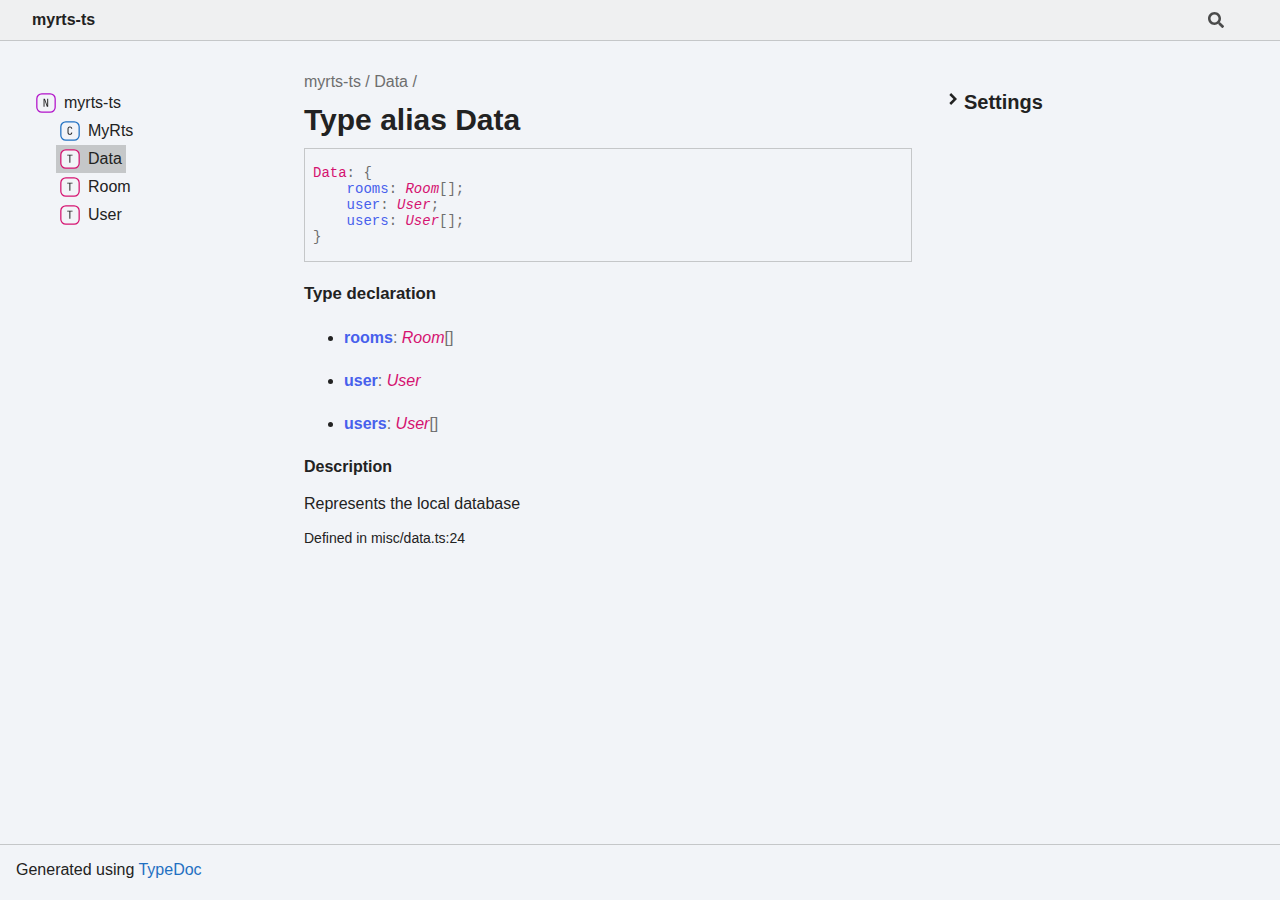
<file: types/Data.html>
<!DOCTYPE html><html class="default" lang="en"><head><meta charSet="utf-8"/><meta http-equiv="x-ua-compatible" content="IE=edge"/><title>Data | myrts-ts</title><meta name="description" content="Documentation for myrts-ts"/><meta name="viewport" content="width=device-width, initial-scale=1"/><link rel="stylesheet" href="../assets/style.css"/><link rel="stylesheet" href="../assets/highlight.css"/><script defer src="../assets/main.js"></script><script async src="../assets/search.js" id="tsd-search-script"></script></head><body><script>document.documentElement.dataset.theme = localStorage.getItem("tsd-theme") || "os"</script><header class="tsd-page-toolbar">
<div class="tsd-toolbar-contents container">
<div class="table-cell" id="tsd-search" data-base="..">
<div class="field"><label for="tsd-search-field" class="tsd-widget tsd-toolbar-icon search no-caption"><svg width="16" height="16" viewBox="0 0 16 16" fill="none"><path d="M15.7824 13.833L12.6666 10.7177C12.5259 10.5771 12.3353 10.499 12.1353 10.499H11.6259C12.4884 9.39596 13.001 8.00859 13.001 6.49937C13.001 2.90909 10.0914 0 6.50048 0C2.90959 0 0 2.90909 0 6.49937C0 10.0896 2.90959 12.9987 6.50048 12.9987C8.00996 12.9987 9.39756 12.4863 10.5008 11.6239V12.1332C10.5008 12.3332 10.5789 12.5238 10.7195 12.6644L13.8354 15.7797C14.1292 16.0734 14.6042 16.0734 14.8948 15.7797L15.7793 14.8954C16.0731 14.6017 16.0731 14.1267 15.7824 13.833ZM6.50048 10.499C4.29094 10.499 2.50018 8.71165 2.50018 6.49937C2.50018 4.29021 4.28781 2.49976 6.50048 2.49976C8.71001 2.49976 10.5008 4.28708 10.5008 6.49937C10.5008 8.70852 8.71314 10.499 6.50048 10.499Z" fill="var(--color-text)"></path></svg></label><input type="text" id="tsd-search-field" aria-label="Search"/></div>
<div class="field">
<div id="tsd-toolbar-links"></div></div>
<ul class="results">
<li class="state loading">Preparing search index...</li>
<li class="state failure">The search index is not available</li></ul><a href="../index.html" class="title">myrts-ts</a></div>
<div class="table-cell" id="tsd-widgets"><a href="#" class="tsd-widget tsd-toolbar-icon menu no-caption" data-toggle="menu" aria-label="Menu"><svg width="16" height="16" viewBox="0 0 16 16" fill="none"><rect x="1" y="3" width="14" height="2" fill="var(--color-text)"></rect><rect x="1" y="7" width="14" height="2" fill="var(--color-text)"></rect><rect x="1" y="11" width="14" height="2" fill="var(--color-text)"></rect></svg></a></div></div></header>
<div class="container container-main">
<div class="col-content">
<div class="tsd-page-title">
<ul class="tsd-breadcrumb">
<li><a href="../modules.html">myrts-ts</a></li>
<li><a href="Data.html">Data</a></li></ul>
<h1>Type alias Data</h1></div>
<div class="tsd-signature"><span class="tsd-kind-type-alias">Data</span><span class="tsd-signature-symbol">:</span> <span class="tsd-signature-symbol">{ </span><br/><span>    </span><span class="tsd-kind-property">rooms</span><span class="tsd-signature-symbol">: </span><a href="Room.html" class="tsd-signature-type tsd-kind-type-alias">Room</a><span class="tsd-signature-symbol">[]</span><span class="tsd-signature-symbol">; </span><br/><span>    </span><span class="tsd-kind-property">user</span><span class="tsd-signature-symbol">: </span><a href="User.html" class="tsd-signature-type tsd-kind-type-alias">User</a><span class="tsd-signature-symbol">; </span><br/><span>    </span><span class="tsd-kind-property">users</span><span class="tsd-signature-symbol">: </span><a href="User.html" class="tsd-signature-type tsd-kind-type-alias">User</a><span class="tsd-signature-symbol">[]</span><span class="tsd-signature-symbol">; </span><br/><span class="tsd-signature-symbol">}</span></div>
<div class="tsd-type-declaration">
<h4>Type declaration</h4>
<ul class="tsd-parameters">
<li class="tsd-parameter">
<h5><span class="tsd-kind-property">rooms</span><span class="tsd-signature-symbol">: </span><a href="Room.html" class="tsd-signature-type tsd-kind-type-alias">Room</a><span class="tsd-signature-symbol">[]</span></h5></li>
<li class="tsd-parameter">
<h5><span class="tsd-kind-property">user</span><span class="tsd-signature-symbol">: </span><a href="User.html" class="tsd-signature-type tsd-kind-type-alias">User</a></h5></li>
<li class="tsd-parameter">
<h5><span class="tsd-kind-property">users</span><span class="tsd-signature-symbol">: </span><a href="User.html" class="tsd-signature-type tsd-kind-type-alias">User</a><span class="tsd-signature-symbol">[]</span></h5></li></ul></div>
<div class="tsd-comment tsd-typography">
<h4>Description</h4><p>Represents the local database</p>
</div><aside class="tsd-sources">
<ul>
<li>Defined in misc/data.ts:24</li></ul></aside></div>
<div class="col-sidebar">
<div class="page-menu">
<div class="tsd-navigation settings">
<details class="tsd-index-accordion"><summary class="tsd-accordion-summary">
<h3><svg width="20" height="20" viewBox="0 0 24 24" fill="none"><path d="M4.93896 8.531L12 15.591L19.061 8.531L16.939 6.409L12 11.349L7.06098 6.409L4.93896 8.531Z" fill="var(--color-text)" id="icon-chevronDown"></path></svg>Settings</h3></summary>
<div class="tsd-accordion-details">
<div class="tsd-filter-visibility">
<h4 class="uppercase">Member Visibility</h4><form>
<ul id="tsd-filter-options">
<li class="tsd-filter-item"><label class="tsd-filter-input"><input type="checkbox" id="tsd-filter-protected" name="protected"/><svg width="32" height="32" viewBox="0 0 32 32" aria-hidden="true"><rect class="tsd-checkbox-background" width="30" height="30" x="1" y="1" rx="6" fill="none"></rect><path class="tsd-checkbox-checkmark" d="M8.35422 16.8214L13.2143 21.75L24.6458 10.25" stroke="none" stroke-width="3.5" stroke-linejoin="round" fill="none"></path></svg><span>Protected</span></label></li>
<li class="tsd-filter-item"><label class="tsd-filter-input"><input type="checkbox" id="tsd-filter-private" name="private"/><svg width="32" height="32" viewBox="0 0 32 32" aria-hidden="true"><rect class="tsd-checkbox-background" width="30" height="30" x="1" y="1" rx="6" fill="none"></rect><path class="tsd-checkbox-checkmark" d="M8.35422 16.8214L13.2143 21.75L24.6458 10.25" stroke="none" stroke-width="3.5" stroke-linejoin="round" fill="none"></path></svg><span>Private</span></label></li>
<li class="tsd-filter-item"><label class="tsd-filter-input"><input type="checkbox" id="tsd-filter-inherited" name="inherited" checked/><svg width="32" height="32" viewBox="0 0 32 32" aria-hidden="true"><rect class="tsd-checkbox-background" width="30" height="30" x="1" y="1" rx="6" fill="none"></rect><path class="tsd-checkbox-checkmark" d="M8.35422 16.8214L13.2143 21.75L24.6458 10.25" stroke="none" stroke-width="3.5" stroke-linejoin="round" fill="none"></path></svg><span>Inherited</span></label></li>
<li class="tsd-filter-item"><label class="tsd-filter-input"><input type="checkbox" id="tsd-filter-external" name="external"/><svg width="32" height="32" viewBox="0 0 32 32" aria-hidden="true"><rect class="tsd-checkbox-background" width="30" height="30" x="1" y="1" rx="6" fill="none"></rect><path class="tsd-checkbox-checkmark" d="M8.35422 16.8214L13.2143 21.75L24.6458 10.25" stroke="none" stroke-width="3.5" stroke-linejoin="round" fill="none"></path></svg><span>External</span></label></li></ul></form></div>
<div class="tsd-theme-toggle">
<h4 class="uppercase">Theme</h4><select id="tsd-theme"><option value="os">OS</option><option value="light">Light</option><option value="dark">Dark</option></select></div></div></details></div></div>
<div class="site-menu">
<nav class="tsd-navigation"><a href="../modules.html"><svg class="tsd-kind-icon" viewBox="0 0 24 24"><g id="icon-4"><rect fill="var(--color-icon-background)" stroke="var(--color-ts-namespace)" stroke-width="1.5" x="1" y="1" width="22" height="22" rx="6"></rect><path d="M9.33 16V7.24H10.77L13.446 14.74C13.43 14.54 13.41 14.296 13.386 14.008C13.37 13.712 13.354 13.404 13.338 13.084C13.33 12.756 13.326 12.448 13.326 12.16V7.24H14.37V16H12.93L10.266 8.5C10.282 8.692 10.298 8.936 10.314 9.232C10.33 9.52 10.342 9.828 10.35 10.156C10.366 10.476 10.374 10.784 10.374 11.08V16H9.33Z" fill="var(--color-text)"></path></g></svg><span>myrts-<wbr/>ts</span></a>
<ul class="tsd-small-nested-navigation">
<li><a href="../classes/MyRts.html"><svg class="tsd-kind-icon" viewBox="0 0 24 24"><g id="icon-128"><rect fill="var(--color-icon-background)" stroke="var(--color-ts-class)" stroke-width="1.5" x="1" y="1" width="22" height="22" rx="6"></rect><path d="M11.898 16.1201C11.098 16.1201 10.466 15.8961 10.002 15.4481C9.53803 15.0001 9.30603 14.3841 9.30603 13.6001V9.64012C9.30603 8.85612 9.53803 8.24012 10.002 7.79212C10.466 7.34412 11.098 7.12012 11.898 7.12012C12.682 7.12012 13.306 7.34812 13.77 7.80412C14.234 8.25212 14.466 8.86412 14.466 9.64012H13.386C13.386 9.14412 13.254 8.76412 12.99 8.50012C12.734 8.22812 12.37 8.09212 11.898 8.09212C11.426 8.09212 11.054 8.22412 10.782 8.48812C10.518 8.75212 10.386 9.13212 10.386 9.62812V13.6001C10.386 14.0961 10.518 14.4801 10.782 14.7521C11.054 15.0161 11.426 15.1481 11.898 15.1481C12.37 15.1481 12.734 15.0161 12.99 14.7521C13.254 14.4801 13.386 14.0961 13.386 13.6001H14.466C14.466 14.3761 14.234 14.9921 13.77 15.4481C13.306 15.8961 12.682 16.1201 11.898 16.1201Z" fill="var(--color-text)"></path></g></svg><span>My<wbr/>Rts</span></a></li>
<li><a href="Data.html" class="current"><svg class="tsd-kind-icon" viewBox="0 0 24 24"><g id="icon-4194304"><rect fill="var(--color-icon-background)" stroke="var(--color-ts-type-alias)" stroke-width="1.5" x="1" y="1" width="22" height="22" rx="6"></rect><path d="M11.31 16V8.224H8.91V7.24H14.79V8.224H12.39V16H11.31Z" fill="var(--color-text)"></path></g></svg><span>Data</span></a></li>
<li><a href="Room.html"><svg class="tsd-kind-icon" viewBox="0 0 24 24"><use href="#icon-4194304"></use></svg><span>Room</span></a></li>
<li><a href="User.html"><svg class="tsd-kind-icon" viewBox="0 0 24 24"><use href="#icon-4194304"></use></svg><span>User</span></a></li></ul></nav></div></div></div>
<div class="tsd-generator">
<p>Generated using <a href="https://typedoc.org/" target="_blank">TypeDoc</a></p></div>
<div class="overlay"></div></body></html>
</file>
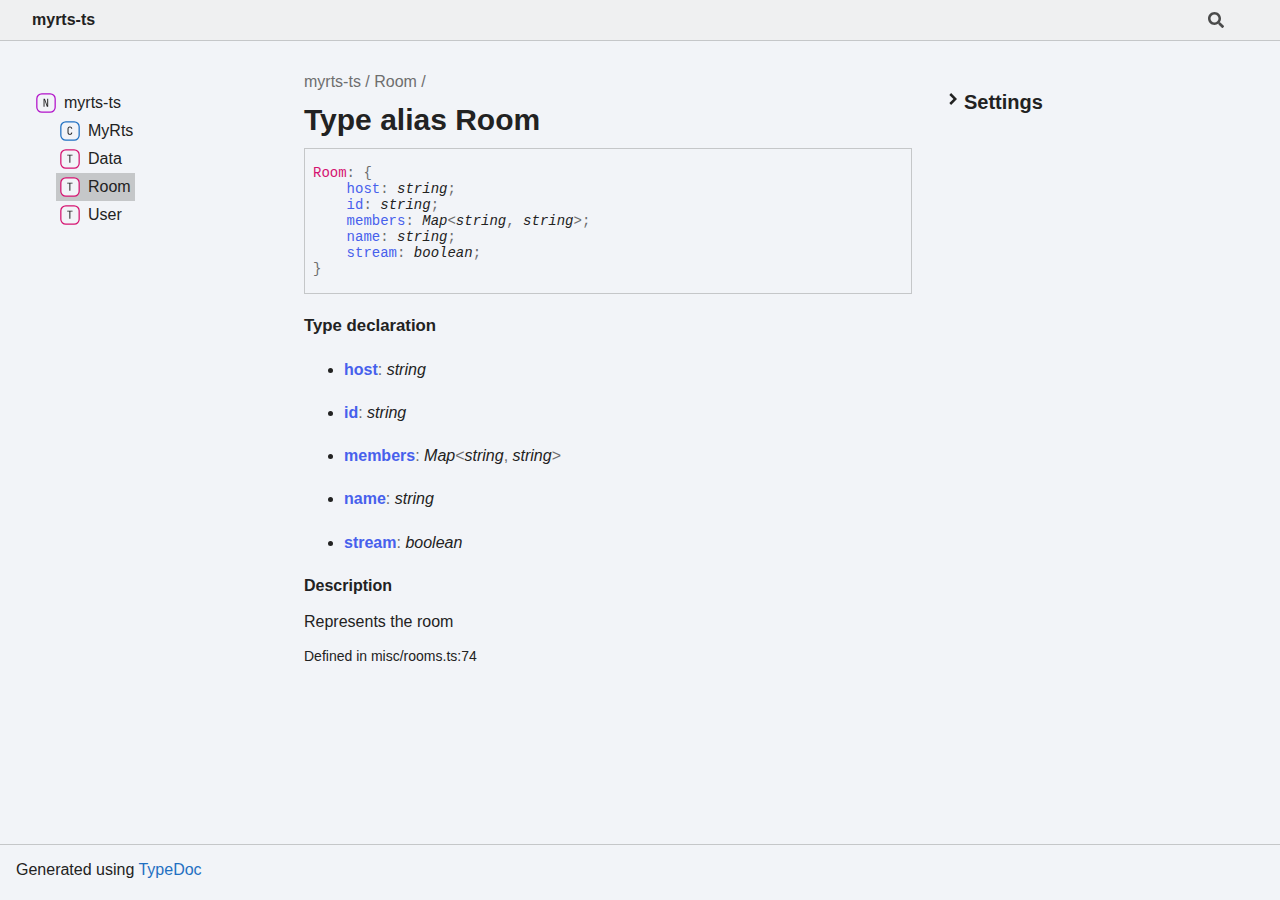
<file: types/Room.html>
<!DOCTYPE html><html class="default" lang="en"><head><meta charSet="utf-8"/><meta http-equiv="x-ua-compatible" content="IE=edge"/><title>Room | myrts-ts</title><meta name="description" content="Documentation for myrts-ts"/><meta name="viewport" content="width=device-width, initial-scale=1"/><link rel="stylesheet" href="../assets/style.css"/><link rel="stylesheet" href="../assets/highlight.css"/><script defer src="../assets/main.js"></script><script async src="../assets/search.js" id="tsd-search-script"></script></head><body><script>document.documentElement.dataset.theme = localStorage.getItem("tsd-theme") || "os"</script><header class="tsd-page-toolbar">
<div class="tsd-toolbar-contents container">
<div class="table-cell" id="tsd-search" data-base="..">
<div class="field"><label for="tsd-search-field" class="tsd-widget tsd-toolbar-icon search no-caption"><svg width="16" height="16" viewBox="0 0 16 16" fill="none"><path d="M15.7824 13.833L12.6666 10.7177C12.5259 10.5771 12.3353 10.499 12.1353 10.499H11.6259C12.4884 9.39596 13.001 8.00859 13.001 6.49937C13.001 2.90909 10.0914 0 6.50048 0C2.90959 0 0 2.90909 0 6.49937C0 10.0896 2.90959 12.9987 6.50048 12.9987C8.00996 12.9987 9.39756 12.4863 10.5008 11.6239V12.1332C10.5008 12.3332 10.5789 12.5238 10.7195 12.6644L13.8354 15.7797C14.1292 16.0734 14.6042 16.0734 14.8948 15.7797L15.7793 14.8954C16.0731 14.6017 16.0731 14.1267 15.7824 13.833ZM6.50048 10.499C4.29094 10.499 2.50018 8.71165 2.50018 6.49937C2.50018 4.29021 4.28781 2.49976 6.50048 2.49976C8.71001 2.49976 10.5008 4.28708 10.5008 6.49937C10.5008 8.70852 8.71314 10.499 6.50048 10.499Z" fill="var(--color-text)"></path></svg></label><input type="text" id="tsd-search-field" aria-label="Search"/></div>
<div class="field">
<div id="tsd-toolbar-links"></div></div>
<ul class="results">
<li class="state loading">Preparing search index...</li>
<li class="state failure">The search index is not available</li></ul><a href="../index.html" class="title">myrts-ts</a></div>
<div class="table-cell" id="tsd-widgets"><a href="#" class="tsd-widget tsd-toolbar-icon menu no-caption" data-toggle="menu" aria-label="Menu"><svg width="16" height="16" viewBox="0 0 16 16" fill="none"><rect x="1" y="3" width="14" height="2" fill="var(--color-text)"></rect><rect x="1" y="7" width="14" height="2" fill="var(--color-text)"></rect><rect x="1" y="11" width="14" height="2" fill="var(--color-text)"></rect></svg></a></div></div></header>
<div class="container container-main">
<div class="col-content">
<div class="tsd-page-title">
<ul class="tsd-breadcrumb">
<li><a href="../modules.html">myrts-ts</a></li>
<li><a href="Room.html">Room</a></li></ul>
<h1>Type alias Room</h1></div>
<div class="tsd-signature"><span class="tsd-kind-type-alias">Room</span><span class="tsd-signature-symbol">:</span> <span class="tsd-signature-symbol">{ </span><br/><span>    </span><span class="tsd-kind-property">host</span><span class="tsd-signature-symbol">: </span><span class="tsd-signature-type">string</span><span class="tsd-signature-symbol">; </span><br/><span>    </span><span class="tsd-kind-property">id</span><span class="tsd-signature-symbol">: </span><span class="tsd-signature-type">string</span><span class="tsd-signature-symbol">; </span><br/><span>    </span><span class="tsd-kind-property">members</span><span class="tsd-signature-symbol">: </span><span class="tsd-signature-type ">Map</span><span class="tsd-signature-symbol">&lt;</span><span class="tsd-signature-type">string</span><span class="tsd-signature-symbol">, </span><span class="tsd-signature-type">string</span><span class="tsd-signature-symbol">&gt;</span><span class="tsd-signature-symbol">; </span><br/><span>    </span><span class="tsd-kind-property">name</span><span class="tsd-signature-symbol">: </span><span class="tsd-signature-type">string</span><span class="tsd-signature-symbol">; </span><br/><span>    </span><span class="tsd-kind-property">stream</span><span class="tsd-signature-symbol">: </span><span class="tsd-signature-type">boolean</span><span class="tsd-signature-symbol">; </span><br/><span class="tsd-signature-symbol">}</span></div>
<div class="tsd-type-declaration">
<h4>Type declaration</h4>
<ul class="tsd-parameters">
<li class="tsd-parameter">
<h5><span class="tsd-kind-property">host</span><span class="tsd-signature-symbol">: </span><span class="tsd-signature-type">string</span></h5></li>
<li class="tsd-parameter">
<h5><span class="tsd-kind-property">id</span><span class="tsd-signature-symbol">: </span><span class="tsd-signature-type">string</span></h5></li>
<li class="tsd-parameter">
<h5><span class="tsd-kind-property">members</span><span class="tsd-signature-symbol">: </span><span class="tsd-signature-type ">Map</span><span class="tsd-signature-symbol">&lt;</span><span class="tsd-signature-type">string</span><span class="tsd-signature-symbol">, </span><span class="tsd-signature-type">string</span><span class="tsd-signature-symbol">&gt;</span></h5></li>
<li class="tsd-parameter">
<h5><span class="tsd-kind-property">name</span><span class="tsd-signature-symbol">: </span><span class="tsd-signature-type">string</span></h5></li>
<li class="tsd-parameter">
<h5><span class="tsd-kind-property">stream</span><span class="tsd-signature-symbol">: </span><span class="tsd-signature-type">boolean</span></h5></li></ul></div>
<div class="tsd-comment tsd-typography">
<h4>Description</h4><p>Represents the room</p>
</div><aside class="tsd-sources">
<ul>
<li>Defined in misc/rooms.ts:74</li></ul></aside></div>
<div class="col-sidebar">
<div class="page-menu">
<div class="tsd-navigation settings">
<details class="tsd-index-accordion"><summary class="tsd-accordion-summary">
<h3><svg width="20" height="20" viewBox="0 0 24 24" fill="none"><path d="M4.93896 8.531L12 15.591L19.061 8.531L16.939 6.409L12 11.349L7.06098 6.409L4.93896 8.531Z" fill="var(--color-text)" id="icon-chevronDown"></path></svg>Settings</h3></summary>
<div class="tsd-accordion-details">
<div class="tsd-filter-visibility">
<h4 class="uppercase">Member Visibility</h4><form>
<ul id="tsd-filter-options">
<li class="tsd-filter-item"><label class="tsd-filter-input"><input type="checkbox" id="tsd-filter-protected" name="protected"/><svg width="32" height="32" viewBox="0 0 32 32" aria-hidden="true"><rect class="tsd-checkbox-background" width="30" height="30" x="1" y="1" rx="6" fill="none"></rect><path class="tsd-checkbox-checkmark" d="M8.35422 16.8214L13.2143 21.75L24.6458 10.25" stroke="none" stroke-width="3.5" stroke-linejoin="round" fill="none"></path></svg><span>Protected</span></label></li>
<li class="tsd-filter-item"><label class="tsd-filter-input"><input type="checkbox" id="tsd-filter-private" name="private"/><svg width="32" height="32" viewBox="0 0 32 32" aria-hidden="true"><rect class="tsd-checkbox-background" width="30" height="30" x="1" y="1" rx="6" fill="none"></rect><path class="tsd-checkbox-checkmark" d="M8.35422 16.8214L13.2143 21.75L24.6458 10.25" stroke="none" stroke-width="3.5" stroke-linejoin="round" fill="none"></path></svg><span>Private</span></label></li>
<li class="tsd-filter-item"><label class="tsd-filter-input"><input type="checkbox" id="tsd-filter-inherited" name="inherited" checked/><svg width="32" height="32" viewBox="0 0 32 32" aria-hidden="true"><rect class="tsd-checkbox-background" width="30" height="30" x="1" y="1" rx="6" fill="none"></rect><path class="tsd-checkbox-checkmark" d="M8.35422 16.8214L13.2143 21.75L24.6458 10.25" stroke="none" stroke-width="3.5" stroke-linejoin="round" fill="none"></path></svg><span>Inherited</span></label></li>
<li class="tsd-filter-item"><label class="tsd-filter-input"><input type="checkbox" id="tsd-filter-external" name="external"/><svg width="32" height="32" viewBox="0 0 32 32" aria-hidden="true"><rect class="tsd-checkbox-background" width="30" height="30" x="1" y="1" rx="6" fill="none"></rect><path class="tsd-checkbox-checkmark" d="M8.35422 16.8214L13.2143 21.75L24.6458 10.25" stroke="none" stroke-width="3.5" stroke-linejoin="round" fill="none"></path></svg><span>External</span></label></li></ul></form></div>
<div class="tsd-theme-toggle">
<h4 class="uppercase">Theme</h4><select id="tsd-theme"><option value="os">OS</option><option value="light">Light</option><option value="dark">Dark</option></select></div></div></details></div></div>
<div class="site-menu">
<nav class="tsd-navigation"><a href="../modules.html"><svg class="tsd-kind-icon" viewBox="0 0 24 24"><g id="icon-4"><rect fill="var(--color-icon-background)" stroke="var(--color-ts-namespace)" stroke-width="1.5" x="1" y="1" width="22" height="22" rx="6"></rect><path d="M9.33 16V7.24H10.77L13.446 14.74C13.43 14.54 13.41 14.296 13.386 14.008C13.37 13.712 13.354 13.404 13.338 13.084C13.33 12.756 13.326 12.448 13.326 12.16V7.24H14.37V16H12.93L10.266 8.5C10.282 8.692 10.298 8.936 10.314 9.232C10.33 9.52 10.342 9.828 10.35 10.156C10.366 10.476 10.374 10.784 10.374 11.08V16H9.33Z" fill="var(--color-text)"></path></g></svg><span>myrts-<wbr/>ts</span></a>
<ul class="tsd-small-nested-navigation">
<li><a href="../classes/MyRts.html"><svg class="tsd-kind-icon" viewBox="0 0 24 24"><g id="icon-128"><rect fill="var(--color-icon-background)" stroke="var(--color-ts-class)" stroke-width="1.5" x="1" y="1" width="22" height="22" rx="6"></rect><path d="M11.898 16.1201C11.098 16.1201 10.466 15.8961 10.002 15.4481C9.53803 15.0001 9.30603 14.3841 9.30603 13.6001V9.64012C9.30603 8.85612 9.53803 8.24012 10.002 7.79212C10.466 7.34412 11.098 7.12012 11.898 7.12012C12.682 7.12012 13.306 7.34812 13.77 7.80412C14.234 8.25212 14.466 8.86412 14.466 9.64012H13.386C13.386 9.14412 13.254 8.76412 12.99 8.50012C12.734 8.22812 12.37 8.09212 11.898 8.09212C11.426 8.09212 11.054 8.22412 10.782 8.48812C10.518 8.75212 10.386 9.13212 10.386 9.62812V13.6001C10.386 14.0961 10.518 14.4801 10.782 14.7521C11.054 15.0161 11.426 15.1481 11.898 15.1481C12.37 15.1481 12.734 15.0161 12.99 14.7521C13.254 14.4801 13.386 14.0961 13.386 13.6001H14.466C14.466 14.3761 14.234 14.9921 13.77 15.4481C13.306 15.8961 12.682 16.1201 11.898 16.1201Z" fill="var(--color-text)"></path></g></svg><span>My<wbr/>Rts</span></a></li>
<li><a href="Data.html"><svg class="tsd-kind-icon" viewBox="0 0 24 24"><g id="icon-4194304"><rect fill="var(--color-icon-background)" stroke="var(--color-ts-type-alias)" stroke-width="1.5" x="1" y="1" width="22" height="22" rx="6"></rect><path d="M11.31 16V8.224H8.91V7.24H14.79V8.224H12.39V16H11.31Z" fill="var(--color-text)"></path></g></svg><span>Data</span></a></li>
<li><a href="Room.html" class="current"><svg class="tsd-kind-icon" viewBox="0 0 24 24"><use href="#icon-4194304"></use></svg><span>Room</span></a></li>
<li><a href="User.html"><svg class="tsd-kind-icon" viewBox="0 0 24 24"><use href="#icon-4194304"></use></svg><span>User</span></a></li></ul></nav></div></div></div>
<div class="tsd-generator">
<p>Generated using <a href="https://typedoc.org/" target="_blank">TypeDoc</a></p></div>
<div class="overlay"></div></body></html>
</file>
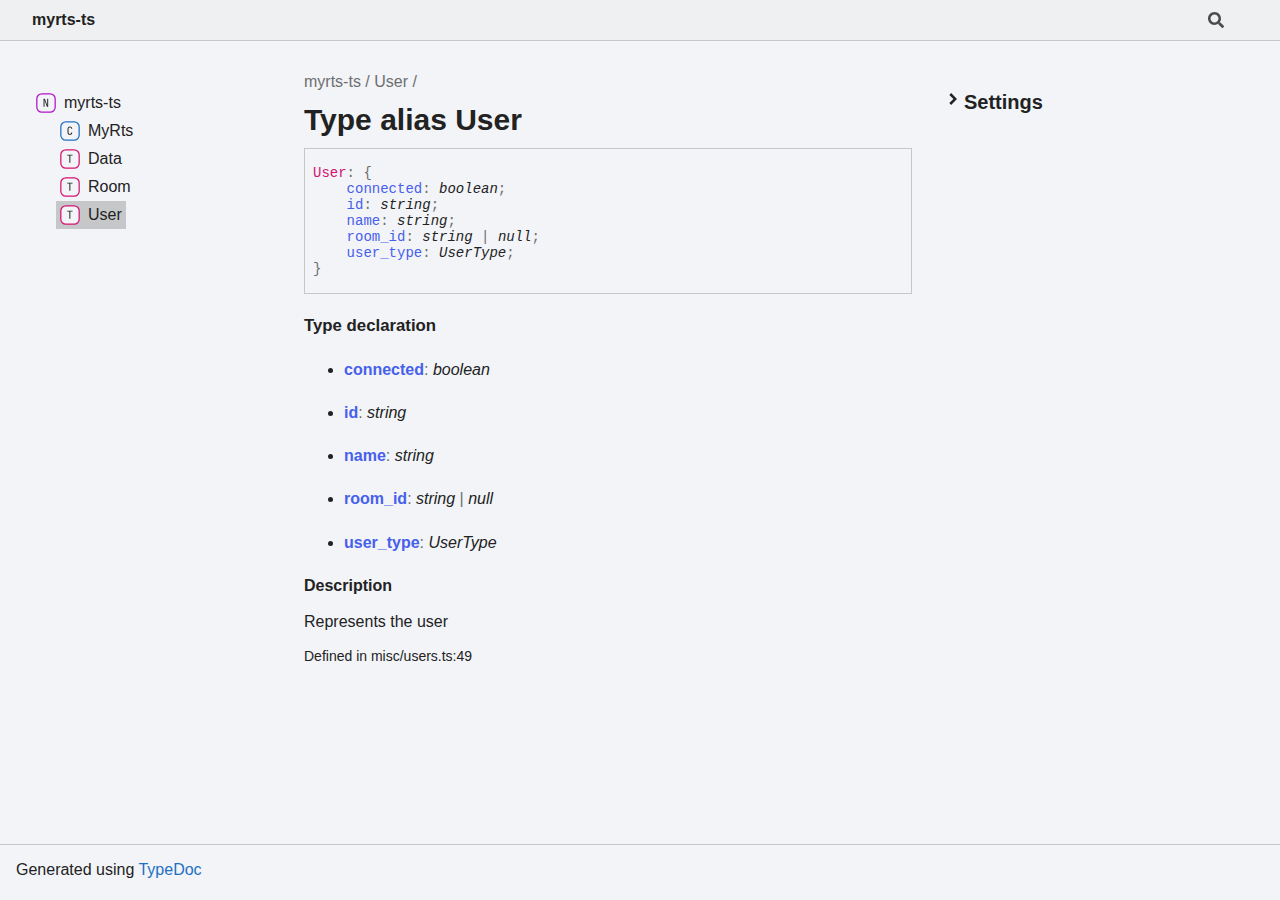
<file: types/User.html>
<!DOCTYPE html><html class="default" lang="en"><head><meta charSet="utf-8"/><meta http-equiv="x-ua-compatible" content="IE=edge"/><title>User | myrts-ts</title><meta name="description" content="Documentation for myrts-ts"/><meta name="viewport" content="width=device-width, initial-scale=1"/><link rel="stylesheet" href="../assets/style.css"/><link rel="stylesheet" href="../assets/highlight.css"/><script defer src="../assets/main.js"></script><script async src="../assets/search.js" id="tsd-search-script"></script></head><body><script>document.documentElement.dataset.theme = localStorage.getItem("tsd-theme") || "os"</script><header class="tsd-page-toolbar">
<div class="tsd-toolbar-contents container">
<div class="table-cell" id="tsd-search" data-base="..">
<div class="field"><label for="tsd-search-field" class="tsd-widget tsd-toolbar-icon search no-caption"><svg width="16" height="16" viewBox="0 0 16 16" fill="none"><path d="M15.7824 13.833L12.6666 10.7177C12.5259 10.5771 12.3353 10.499 12.1353 10.499H11.6259C12.4884 9.39596 13.001 8.00859 13.001 6.49937C13.001 2.90909 10.0914 0 6.50048 0C2.90959 0 0 2.90909 0 6.49937C0 10.0896 2.90959 12.9987 6.50048 12.9987C8.00996 12.9987 9.39756 12.4863 10.5008 11.6239V12.1332C10.5008 12.3332 10.5789 12.5238 10.7195 12.6644L13.8354 15.7797C14.1292 16.0734 14.6042 16.0734 14.8948 15.7797L15.7793 14.8954C16.0731 14.6017 16.0731 14.1267 15.7824 13.833ZM6.50048 10.499C4.29094 10.499 2.50018 8.71165 2.50018 6.49937C2.50018 4.29021 4.28781 2.49976 6.50048 2.49976C8.71001 2.49976 10.5008 4.28708 10.5008 6.49937C10.5008 8.70852 8.71314 10.499 6.50048 10.499Z" fill="var(--color-text)"></path></svg></label><input type="text" id="tsd-search-field" aria-label="Search"/></div>
<div class="field">
<div id="tsd-toolbar-links"></div></div>
<ul class="results">
<li class="state loading">Preparing search index...</li>
<li class="state failure">The search index is not available</li></ul><a href="../index.html" class="title">myrts-ts</a></div>
<div class="table-cell" id="tsd-widgets"><a href="#" class="tsd-widget tsd-toolbar-icon menu no-caption" data-toggle="menu" aria-label="Menu"><svg width="16" height="16" viewBox="0 0 16 16" fill="none"><rect x="1" y="3" width="14" height="2" fill="var(--color-text)"></rect><rect x="1" y="7" width="14" height="2" fill="var(--color-text)"></rect><rect x="1" y="11" width="14" height="2" fill="var(--color-text)"></rect></svg></a></div></div></header>
<div class="container container-main">
<div class="col-content">
<div class="tsd-page-title">
<ul class="tsd-breadcrumb">
<li><a href="../modules.html">myrts-ts</a></li>
<li><a href="User.html">User</a></li></ul>
<h1>Type alias User</h1></div>
<div class="tsd-signature"><span class="tsd-kind-type-alias">User</span><span class="tsd-signature-symbol">:</span> <span class="tsd-signature-symbol">{ </span><br/><span>    </span><span class="tsd-kind-property">connected</span><span class="tsd-signature-symbol">: </span><span class="tsd-signature-type">boolean</span><span class="tsd-signature-symbol">; </span><br/><span>    </span><span class="tsd-kind-property">id</span><span class="tsd-signature-symbol">: </span><span class="tsd-signature-type">string</span><span class="tsd-signature-symbol">; </span><br/><span>    </span><span class="tsd-kind-property">name</span><span class="tsd-signature-symbol">: </span><span class="tsd-signature-type">string</span><span class="tsd-signature-symbol">; </span><br/><span>    </span><span class="tsd-kind-property">room_id</span><span class="tsd-signature-symbol">: </span><span class="tsd-signature-type">string</span><span class="tsd-signature-symbol"> | </span><span class="tsd-signature-type">null</span><span class="tsd-signature-symbol">; </span><br/><span>    </span><span class="tsd-kind-property">user_type</span><span class="tsd-signature-symbol">: </span><span class="tsd-signature-type ">UserType</span><span class="tsd-signature-symbol">; </span><br/><span class="tsd-signature-symbol">}</span></div>
<div class="tsd-type-declaration">
<h4>Type declaration</h4>
<ul class="tsd-parameters">
<li class="tsd-parameter">
<h5><span class="tsd-kind-property">connected</span><span class="tsd-signature-symbol">: </span><span class="tsd-signature-type">boolean</span></h5></li>
<li class="tsd-parameter">
<h5><span class="tsd-kind-property">id</span><span class="tsd-signature-symbol">: </span><span class="tsd-signature-type">string</span></h5></li>
<li class="tsd-parameter">
<h5><span class="tsd-kind-property">name</span><span class="tsd-signature-symbol">: </span><span class="tsd-signature-type">string</span></h5></li>
<li class="tsd-parameter">
<h5><span class="tsd-kind-property">room_<wbr/>id</span><span class="tsd-signature-symbol">: </span><span class="tsd-signature-type">string</span><span class="tsd-signature-symbol"> | </span><span class="tsd-signature-type">null</span></h5></li>
<li class="tsd-parameter">
<h5><span class="tsd-kind-property">user_<wbr/>type</span><span class="tsd-signature-symbol">: </span><span class="tsd-signature-type ">UserType</span></h5></li></ul></div>
<div class="tsd-comment tsd-typography">
<h4>Description</h4><p>Represents the user</p>
</div><aside class="tsd-sources">
<ul>
<li>Defined in misc/users.ts:49</li></ul></aside></div>
<div class="col-sidebar">
<div class="page-menu">
<div class="tsd-navigation settings">
<details class="tsd-index-accordion"><summary class="tsd-accordion-summary">
<h3><svg width="20" height="20" viewBox="0 0 24 24" fill="none"><path d="M4.93896 8.531L12 15.591L19.061 8.531L16.939 6.409L12 11.349L7.06098 6.409L4.93896 8.531Z" fill="var(--color-text)" id="icon-chevronDown"></path></svg>Settings</h3></summary>
<div class="tsd-accordion-details">
<div class="tsd-filter-visibility">
<h4 class="uppercase">Member Visibility</h4><form>
<ul id="tsd-filter-options">
<li class="tsd-filter-item"><label class="tsd-filter-input"><input type="checkbox" id="tsd-filter-protected" name="protected"/><svg width="32" height="32" viewBox="0 0 32 32" aria-hidden="true"><rect class="tsd-checkbox-background" width="30" height="30" x="1" y="1" rx="6" fill="none"></rect><path class="tsd-checkbox-checkmark" d="M8.35422 16.8214L13.2143 21.75L24.6458 10.25" stroke="none" stroke-width="3.5" stroke-linejoin="round" fill="none"></path></svg><span>Protected</span></label></li>
<li class="tsd-filter-item"><label class="tsd-filter-input"><input type="checkbox" id="tsd-filter-private" name="private"/><svg width="32" height="32" viewBox="0 0 32 32" aria-hidden="true"><rect class="tsd-checkbox-background" width="30" height="30" x="1" y="1" rx="6" fill="none"></rect><path class="tsd-checkbox-checkmark" d="M8.35422 16.8214L13.2143 21.75L24.6458 10.25" stroke="none" stroke-width="3.5" stroke-linejoin="round" fill="none"></path></svg><span>Private</span></label></li>
<li class="tsd-filter-item"><label class="tsd-filter-input"><input type="checkbox" id="tsd-filter-inherited" name="inherited" checked/><svg width="32" height="32" viewBox="0 0 32 32" aria-hidden="true"><rect class="tsd-checkbox-background" width="30" height="30" x="1" y="1" rx="6" fill="none"></rect><path class="tsd-checkbox-checkmark" d="M8.35422 16.8214L13.2143 21.75L24.6458 10.25" stroke="none" stroke-width="3.5" stroke-linejoin="round" fill="none"></path></svg><span>Inherited</span></label></li>
<li class="tsd-filter-item"><label class="tsd-filter-input"><input type="checkbox" id="tsd-filter-external" name="external"/><svg width="32" height="32" viewBox="0 0 32 32" aria-hidden="true"><rect class="tsd-checkbox-background" width="30" height="30" x="1" y="1" rx="6" fill="none"></rect><path class="tsd-checkbox-checkmark" d="M8.35422 16.8214L13.2143 21.75L24.6458 10.25" stroke="none" stroke-width="3.5" stroke-linejoin="round" fill="none"></path></svg><span>External</span></label></li></ul></form></div>
<div class="tsd-theme-toggle">
<h4 class="uppercase">Theme</h4><select id="tsd-theme"><option value="os">OS</option><option value="light">Light</option><option value="dark">Dark</option></select></div></div></details></div></div>
<div class="site-menu">
<nav class="tsd-navigation"><a href="../modules.html"><svg class="tsd-kind-icon" viewBox="0 0 24 24"><g id="icon-4"><rect fill="var(--color-icon-background)" stroke="var(--color-ts-namespace)" stroke-width="1.5" x="1" y="1" width="22" height="22" rx="6"></rect><path d="M9.33 16V7.24H10.77L13.446 14.74C13.43 14.54 13.41 14.296 13.386 14.008C13.37 13.712 13.354 13.404 13.338 13.084C13.33 12.756 13.326 12.448 13.326 12.16V7.24H14.37V16H12.93L10.266 8.5C10.282 8.692 10.298 8.936 10.314 9.232C10.33 9.52 10.342 9.828 10.35 10.156C10.366 10.476 10.374 10.784 10.374 11.08V16H9.33Z" fill="var(--color-text)"></path></g></svg><span>myrts-<wbr/>ts</span></a>
<ul class="tsd-small-nested-navigation">
<li><a href="../classes/MyRts.html"><svg class="tsd-kind-icon" viewBox="0 0 24 24"><g id="icon-128"><rect fill="var(--color-icon-background)" stroke="var(--color-ts-class)" stroke-width="1.5" x="1" y="1" width="22" height="22" rx="6"></rect><path d="M11.898 16.1201C11.098 16.1201 10.466 15.8961 10.002 15.4481C9.53803 15.0001 9.30603 14.3841 9.30603 13.6001V9.64012C9.30603 8.85612 9.53803 8.24012 10.002 7.79212C10.466 7.34412 11.098 7.12012 11.898 7.12012C12.682 7.12012 13.306 7.34812 13.77 7.80412C14.234 8.25212 14.466 8.86412 14.466 9.64012H13.386C13.386 9.14412 13.254 8.76412 12.99 8.50012C12.734 8.22812 12.37 8.09212 11.898 8.09212C11.426 8.09212 11.054 8.22412 10.782 8.48812C10.518 8.75212 10.386 9.13212 10.386 9.62812V13.6001C10.386 14.0961 10.518 14.4801 10.782 14.7521C11.054 15.0161 11.426 15.1481 11.898 15.1481C12.37 15.1481 12.734 15.0161 12.99 14.7521C13.254 14.4801 13.386 14.0961 13.386 13.6001H14.466C14.466 14.3761 14.234 14.9921 13.77 15.4481C13.306 15.8961 12.682 16.1201 11.898 16.1201Z" fill="var(--color-text)"></path></g></svg><span>My<wbr/>Rts</span></a></li>
<li><a href="Data.html"><svg class="tsd-kind-icon" viewBox="0 0 24 24"><g id="icon-4194304"><rect fill="var(--color-icon-background)" stroke="var(--color-ts-type-alias)" stroke-width="1.5" x="1" y="1" width="22" height="22" rx="6"></rect><path d="M11.31 16V8.224H8.91V7.24H14.79V8.224H12.39V16H11.31Z" fill="var(--color-text)"></path></g></svg><span>Data</span></a></li>
<li><a href="Room.html"><svg class="tsd-kind-icon" viewBox="0 0 24 24"><use href="#icon-4194304"></use></svg><span>Room</span></a></li>
<li><a href="User.html" class="current"><svg class="tsd-kind-icon" viewBox="0 0 24 24"><use href="#icon-4194304"></use></svg><span>User</span></a></li></ul></nav></div></div></div>
<div class="tsd-generator">
<p>Generated using <a href="https://typedoc.org/" target="_blank">TypeDoc</a></p></div>
<div class="overlay"></div></body></html>
</file>
<file: assets/style.css>
:root {
    /* Light */
    --light-color-background: #f2f4f8;
    --light-color-background-secondary: #eff0f1;
    --light-color-warning-text: #222;
    --light-color-background-warning: #e6e600;
    --light-color-icon-background: var(--light-color-background);
    --light-color-accent: #c5c7c9;
    --light-color-active-menu-item: var(--light-color-accent);
    --light-color-text: #222;
    --light-color-text-aside: #6e6e6e;
    --light-color-link: #1f70c2;

    --light-color-ts-project: #b111c9;
    --light-color-ts-module: var(--light-color-ts-project);
    --light-color-ts-namespace: var(--light-color-ts-project);
    --light-color-ts-enum: #7e6f15;
    --light-color-ts-enum-member: var(--light-color-ts-enum);
    --light-color-ts-variable: #4760ec;
    --light-color-ts-function: #572be7;
    --light-color-ts-class: #1f70c2;
    --light-color-ts-interface: #108024;
    --light-color-ts-constructor: var(--light-color-ts-class);
    --light-color-ts-property: var(--light-color-ts-variable);
    --light-color-ts-method: var(--light-color-ts-function);
    --light-color-ts-call-signature: var(--light-color-ts-method);
    --light-color-ts-index-signature: var(--light-color-ts-property);
    --light-color-ts-constructor-signature: var(--light-color-ts-constructor);
    --light-color-ts-parameter: var(--light-color-ts-variable);
    /* type literal not included as links will never be generated to it */
    --light-color-ts-type-parameter: var(--light-color-ts-type-alias);
    --light-color-ts-accessor: var(--light-color-ts-property);
    --light-color-ts-get-signature: var(--light-color-ts-accessor);
    --light-color-ts-set-signature: var(--light-color-ts-accessor);
    /* object literal not included as it is not used and will be removed in 0.25 */
    --light-color-ts-type-alias: #d51270;
    /* reference not included as links will be colored with the kind that it points to */

    --light-external-icon: url("data:image/svg+xml;utf8,<svg xmlns='http://www.w3.org/2000/svg' viewBox='0 0 100 100' width='10' height='10'><path fill-opacity='0' stroke='%23000' stroke-width='10' d='m43,35H5v60h60V57M45,5v10l10,10-30,30 20,20 30-30 10,10h10V5z'/></svg>");
    --light-color-scheme: light;

    /* Dark */
    --dark-color-background: #2b2e33;
    --dark-color-background-secondary: #1e2024;
    --dark-color-background-warning: #bebe00;
    --dark-color-warning-text: #222;
    --dark-color-icon-background: var(--dark-color-background-secondary);
    --dark-color-accent: #9096a2;
    --dark-color-active-menu-item: #5d5d6a;
    --dark-color-text: #f5f5f5;
    --dark-color-text-aside: #dddddd;
    --dark-color-link: #00aff4;

    --dark-color-ts-project: #e358ff;
    --dark-color-ts-module: var(--dark-color-ts-project);
    --dark-color-ts-namespace: var(--dark-color-ts-project);
    --dark-color-ts-enum: #f4d93e;
    --dark-color-ts-enum-member: var(--dark-color-ts-enum);
    --dark-color-ts-variable: #798dff;
    --dark-color-ts-function: #a280ff;
    --dark-color-ts-class: #8ac4ff;
    --dark-color-ts-interface: #6cff87;
    --dark-color-ts-constructor: var(--dark-color-ts-class);
    --dark-color-ts-property: var(--dark-color-ts-variable);
    --dark-color-ts-method: var(--dark-color-ts-function);
    --dark-color-ts-call-signature: var(--dark-color-ts-method);
    --dark-color-ts-index-signature: var(--dark-color-ts-property);
    --dark-color-ts-constructor-signature: var(--dark-color-ts-constructor);
    --dark-color-ts-parameter: var(--dark-color-ts-variable);
    /* type literal not included as links will never be generated to it */
    --dark-color-ts-type-parameter: var(--dark-color-ts-type-alias);
    --dark-color-ts-accessor: var(--dark-color-ts-property);
    --dark-color-ts-get-signature: var(--dark-color-ts-accessor);
    --dark-color-ts-set-signature: var(--dark-color-ts-accessor);
    /* object literal not included as it is not used and will be removed in 0.25 */
    --dark-color-ts-type-alias: #ff6492;
    /* reference not included as links will be colored with the kind that it points to */

    --dark-external-icon: url("data:image/svg+xml;utf8,<svg xmlns='http://www.w3.org/2000/svg' viewBox='0 0 100 100' width='10' height='10'><path fill-opacity='0' stroke='%23fff' stroke-width='10' d='m43,35H5v60h60V57M45,5v10l10,10-30,30 20,20 30-30 10,10h10V5z'/></svg>");
    --dark-color-scheme: dark;
}

@media (prefers-color-scheme: light) {
    :root {
        --color-background: var(--light-color-background);
        --color-background-secondary: var(--light-color-background-secondary);
        --color-background-warning: var(--light-color-background-warning);
        --color-warning-text: var(--light-color-warning-text);
        --color-icon-background: var(--light-color-icon-background);
        --color-accent: var(--light-color-accent);
        --color-active-menu-item: var(--light-color-active-menu-item);
        --color-text: var(--light-color-text);
        --color-text-aside: var(--light-color-text-aside);
        --color-link: var(--light-color-link);

        --color-ts-module: var(--light-color-ts-module);
        --color-ts-namespace: var(--light-color-ts-namespace);
        --color-ts-enum: var(--light-color-ts-enum);
        --color-ts-enum-member: var(--light-color-ts-enum-member);
        --color-ts-variable: var(--light-color-ts-variable);
        --color-ts-function: var(--light-color-ts-function);
        --color-ts-class: var(--light-color-ts-class);
        --color-ts-interface: var(--light-color-ts-interface);
        --color-ts-constructor: var(--light-color-ts-constructor);
        --color-ts-property: var(--light-color-ts-property);
        --color-ts-method: var(--light-color-ts-method);
        --color-ts-call-signature: var(--light-color-ts-call-signature);
        --color-ts-index-signature: var(--light-color-ts-index-signature);
        --color-ts-constructor-signature: var(
            --light-color-ts-constructor-signature
        );
        --color-ts-parameter: var(--light-color-ts-parameter);
        --color-ts-type-parameter: var(--light-color-ts-type-parameter);
        --color-ts-accessor: var(--light-color-ts-accessor);
        --color-ts-get-signature: var(--light-color-ts-get-signature);
        --color-ts-set-signature: var(--light-color-ts-set-signature);
        --color-ts-type-alias: var(--light-color-ts-type-alias);

        --external-icon: var(--light-external-icon);
        --color-scheme: var(--light-color-scheme);
    }
}

@media (prefers-color-scheme: dark) {
    :root {
        --color-background: var(--dark-color-background);
        --color-background-secondary: var(--dark-color-background-secondary);
        --color-background-warning: var(--dark-color-background-warning);
        --color-warning-text: var(--dark-color-warning-text);
        --color-icon-background: var(--dark-color-icon-background);
        --color-accent: var(--dark-color-accent);
        --color-active-menu-item: var(--dark-color-active-menu-item);
        --color-text: var(--dark-color-text);
        --color-text-aside: var(--dark-color-text-aside);
        --color-link: var(--dark-color-link);

        --color-ts-module: var(--dark-color-ts-module);
        --color-ts-namespace: var(--dark-color-ts-namespace);
        --color-ts-enum: var(--dark-color-ts-enum);
        --color-ts-enum-member: var(--dark-color-ts-enum-member);
        --color-ts-variable: var(--dark-color-ts-variable);
        --color-ts-function: var(--dark-color-ts-function);
        --color-ts-class: var(--dark-color-ts-class);
        --color-ts-interface: var(--dark-color-ts-interface);
        --color-ts-constructor: var(--dark-color-ts-constructor);
        --color-ts-property: var(--dark-color-ts-property);
        --color-ts-method: var(--dark-color-ts-method);
        --color-ts-call-signature: var(--dark-color-ts-call-signature);
        --color-ts-index-signature: var(--dark-color-ts-index-signature);
        --color-ts-constructor-signature: var(
            --dark-color-ts-constructor-signature
        );
        --color-ts-parameter: var(--dark-color-ts-parameter);
        --color-ts-type-parameter: var(--dark-color-ts-type-parameter);
        --color-ts-accessor: var(--dark-color-ts-accessor);
        --color-ts-get-signature: var(--dark-color-ts-get-signature);
        --color-ts-set-signature: var(--dark-color-ts-set-signature);
        --color-ts-type-alias: var(--dark-color-ts-type-alias);

        --external-icon: var(--dark-external-icon);
        --color-scheme: var(--dark-color-scheme);
    }
}

html {
    color-scheme: var(--color-scheme);
}

body {
    margin: 0;
}

:root[data-theme="light"] {
    --color-background: var(--light-color-background);
    --color-background-secondary: var(--light-color-background-secondary);
    --color-background-warning: var(--light-color-background-warning);
    --color-warning-text: var(--light-color-warning-text);
    --color-icon-background: var(--light-color-icon-background);
    --color-accent: var(--light-color-accent);
    --color-active-menu-item: var(--light-color-active-menu-item);
    --color-text: var(--light-color-text);
    --color-text-aside: var(--light-color-text-aside);
    --color-link: var(--light-color-link);

    --color-ts-module: var(--light-color-ts-module);
    --color-ts-namespace: var(--light-color-ts-namespace);
    --color-ts-enum: var(--light-color-ts-enum);
    --color-ts-enum-member: var(--light-color-ts-enum-member);
    --color-ts-variable: var(--light-color-ts-variable);
    --color-ts-function: var(--light-color-ts-function);
    --color-ts-class: var(--light-color-ts-class);
    --color-ts-interface: var(--light-color-ts-interface);
    --color-ts-constructor: var(--light-color-ts-constructor);
    --color-ts-property: var(--light-color-ts-property);
    --color-ts-method: var(--light-color-ts-method);
    --color-ts-call-signature: var(--light-color-ts-call-signature);
    --color-ts-index-signature: var(--light-color-ts-index-signature);
    --color-ts-constructor-signature: var(
        --light-color-ts-constructor-signature
    );
    --color-ts-parameter: var(--light-color-ts-parameter);
    --color-ts-type-parameter: var(--light-color-ts-type-parameter);
    --color-ts-accessor: var(--light-color-ts-accessor);
    --color-ts-get-signature: var(--light-color-ts-get-signature);
    --color-ts-set-signature: var(--light-color-ts-set-signature);
    --color-ts-type-alias: var(--light-color-ts-type-alias);

    --external-icon: var(--light-external-icon);
    --color-scheme: var(--light-color-scheme);
}

:root[data-theme="dark"] {
    --color-background: var(--dark-color-background);
    --color-background-secondary: var(--dark-color-background-secondary);
    --color-background-warning: var(--dark-color-background-warning);
    --color-warning-text: var(--dark-color-warning-text);
    --color-icon-background: var(--dark-color-icon-background);
    --color-accent: var(--dark-color-accent);
    --color-active-menu-item: var(--dark-color-active-menu-item);
    --color-text: var(--dark-color-text);
    --color-text-aside: var(--dark-color-text-aside);
    --color-link: var(--dark-color-link);

    --color-ts-module: var(--dark-color-ts-module);
    --color-ts-namespace: var(--dark-color-ts-namespace);
    --color-ts-enum: var(--dark-color-ts-enum);
    --color-ts-enum-member: var(--dark-color-ts-enum-member);
    --color-ts-variable: var(--dark-color-ts-variable);
    --color-ts-function: var(--dark-color-ts-function);
    --color-ts-class: var(--dark-color-ts-class);
    --color-ts-interface: var(--dark-color-ts-interface);
    --color-ts-constructor: var(--dark-color-ts-constructor);
    --color-ts-property: var(--dark-color-ts-property);
    --color-ts-method: var(--dark-color-ts-method);
    --color-ts-call-signature: var(--dark-color-ts-call-signature);
    --color-ts-index-signature: var(--dark-color-ts-index-signature);
    --color-ts-constructor-signature: var(
        --dark-color-ts-constructor-signature
    );
    --color-ts-parameter: var(--dark-color-ts-parameter);
    --color-ts-type-parameter: var(--dark-color-ts-type-parameter);
    --color-ts-accessor: var(--dark-color-ts-accessor);
    --color-ts-get-signature: var(--dark-color-ts-get-signature);
    --color-ts-set-signature: var(--dark-color-ts-set-signature);
    --color-ts-type-alias: var(--dark-color-ts-type-alias);

    --external-icon: var(--dark-external-icon);
    --color-scheme: var(--dark-color-scheme);
}

.always-visible,
.always-visible .tsd-signatures {
    display: inherit !important;
}

h1,
h2,
h3,
h4,
h5,
h6 {
    line-height: 1.2;
}

h1 > a,
h2 > a,
h3 > a,
h4 > a,
h5 > a,
h6 > a {
    text-decoration: none;
    color: var(--color-text);
}

h1 {
    font-size: 1.875rem;
    margin: 0.67rem 0;
}

h2 {
    font-size: 1.5rem;
    margin: 0.83rem 0;
}

h3 {
    font-size: 1.25rem;
    margin: 1rem 0;
}

h4 {
    font-size: 1.05rem;
    margin: 1.33rem 0;
}

h5 {
    font-size: 1rem;
    margin: 1.5rem 0;
}

h6 {
    font-size: 0.875rem;
    margin: 2.33rem 0;
}

.uppercase {
    text-transform: uppercase;
}

dl,
menu,
ol,
ul {
    margin: 1em 0;
}

dd {
    margin: 0 0 0 40px;
}

.container {
    max-width: 1700px;
    padding: 0 2rem;
}

/* Footer */
.tsd-generator {
    border-top: 1px solid var(--color-accent);
    padding-top: 1rem;
    padding-bottom: 1rem;
    max-height: 3.5rem;
}

.tsd-generator > p {
    margin-top: 0;
    margin-bottom: 0;
    padding: 0 1rem;
}

.container-main {
    margin: 0 auto;
    /* toolbar, footer, margin */
    min-height: calc(100vh - 41px - 56px - 4rem);
}

@keyframes fade-in {
    from {
        opacity: 0;
    }
    to {
        opacity: 1;
    }
}
@keyframes fade-out {
    from {
        opacity: 1;
        visibility: visible;
    }
    to {
        opacity: 0;
    }
}
@keyframes fade-in-delayed {
    0% {
        opacity: 0;
    }
    33% {
        opacity: 0;
    }
    100% {
        opacity: 1;
    }
}
@keyframes fade-out-delayed {
    0% {
        opacity: 1;
        visibility: visible;
    }
    66% {
        opacity: 0;
    }
    100% {
        opacity: 0;
    }
}
@keyframes pop-in-from-right {
    from {
        transform: translate(100%, 0);
    }
    to {
        transform: translate(0, 0);
    }
}
@keyframes pop-out-to-right {
    from {
        transform: translate(0, 0);
        visibility: visible;
    }
    to {
        transform: translate(100%, 0);
    }
}
body {
    background: var(--color-background);
    font-family: "Segoe UI", sans-serif;
    font-size: 16px;
    color: var(--color-text);
}

a {
    color: var(--color-link);
    text-decoration: none;
}
a:hover {
    text-decoration: underline;
}
a.external[target="_blank"] {
    background-image: var(--external-icon);
    background-position: top 3px right;
    background-repeat: no-repeat;
    padding-right: 13px;
}

code,
pre {
    font-family: Menlo, Monaco, Consolas, "Courier New", monospace;
    padding: 0.2em;
    margin: 0;
    font-size: 0.875rem;
    border-radius: 0.8em;
}

pre {
    position: relative;
    white-space: pre;
    white-space: pre-wrap;
    word-wrap: break-word;
    padding: 10px;
    border: 1px solid var(--color-accent);
}
pre code {
    padding: 0;
    font-size: 100%;
}
pre > button {
    position: absolute;
    top: 10px;
    right: 10px;
    opacity: 0;
    transition: opacity 0.1s;
    box-sizing: border-box;
}
pre:hover > button,
pre > button.visible {
    opacity: 1;
}

blockquote {
    margin: 1em 0;
    padding-left: 1em;
    border-left: 4px solid gray;
}

.tsd-typography {
    line-height: 1.333em;
}
.tsd-typography ul {
    list-style: square;
    padding: 0 0 0 20px;
    margin: 0;
}
.tsd-typography h4,
.tsd-typography .tsd-index-panel h3,
.tsd-index-panel .tsd-typography h3,
.tsd-typography h5,
.tsd-typography h6 {
    font-size: 1em;
    margin: 0;
}
.tsd-typography h5,
.tsd-typography h6 {
    font-weight: normal;
}
.tsd-typography p,
.tsd-typography ul,
.tsd-typography ol {
    margin: 1em 0;
}

.tsd-breadcrumb {
    margin: 0;
    padding: 0;
    color: var(--color-text-aside);
}
.tsd-breadcrumb a {
    color: var(--color-text-aside);
    text-decoration: none;
}
.tsd-breadcrumb a:hover {
    text-decoration: underline;
}
.tsd-breadcrumb li {
    display: inline;
}
.tsd-breadcrumb li:after {
    content: " / ";
}

.tsd-comment-tags {
    display: flex;
    flex-direction: column;
}
dl.tsd-comment-tag-group {
    display: flex;
    align-items: center;
    overflow: hidden;
    margin: 0.5em 0;
}
dl.tsd-comment-tag-group dt {
    display: flex;
    margin-right: 0.5em;
    font-size: 0.875em;
    font-weight: normal;
}
dl.tsd-comment-tag-group dd {
    margin: 0;
}
code.tsd-tag {
    padding: 0.25em 0.4em;
    border: 0.1em solid var(--color-accent);
    margin-right: 0.25em;
    font-size: 70%;
}
h1 code.tsd-tag:first-of-type {
    margin-left: 0.25em;
}

dl.tsd-comment-tag-group dd:before,
dl.tsd-comment-tag-group dd:after {
    content: " ";
}
dl.tsd-comment-tag-group dd pre,
dl.tsd-comment-tag-group dd:after {
    clear: both;
}
dl.tsd-comment-tag-group p {
    margin: 0;
}

.tsd-panel.tsd-comment .lead {
    font-size: 1.1em;
    line-height: 1.333em;
    margin-bottom: 2em;
}
.tsd-panel.tsd-comment .lead:last-child {
    margin-bottom: 0;
}

.tsd-filter-visibility h4 {
    font-size: 1rem;
    padding-top: 0.75rem;
    padding-bottom: 0.5rem;
    margin: 0;
}
.tsd-filter-item:not(:last-child) {
    margin-bottom: 0.5rem;
}
.tsd-filter-input {
    display: flex;
    width: fit-content;
    width: -moz-fit-content;
    align-items: center;
    user-select: none;
    -webkit-user-select: none;
    -moz-user-select: none;
    -ms-user-select: none;
    cursor: pointer;
}
.tsd-filter-input input[type="checkbox"] {
    cursor: pointer;
    position: absolute;
    width: 1.5em;
    height: 1.5em;
    opacity: 0;
}
.tsd-filter-input input[type="checkbox"]:disabled {
    pointer-events: none;
}
.tsd-filter-input svg {
    cursor: pointer;
    width: 1.5em;
    height: 1.5em;
    margin-right: 0.5em;
    border-radius: 0.33em;
    /* Leaving this at full opacity breaks event listeners on Firefox.
    Don't remove unless you know what you're doing. */
    opacity: 0.99;
}
.tsd-filter-input input[type="checkbox"]:focus + svg {
    transform: scale(0.95);
}
.tsd-filter-input input[type="checkbox"]:focus:not(:focus-visible) + svg {
    transform: scale(1);
}
.tsd-checkbox-background {
    fill: var(--color-accent);
}
input[type="checkbox"]:checked ~ svg .tsd-checkbox-checkmark {
    stroke: var(--color-text);
}
.tsd-filter-input input:disabled ~ svg > .tsd-checkbox-background {
    fill: var(--color-background);
    stroke: var(--color-accent);
    stroke-width: 0.25rem;
}
.tsd-filter-input input:disabled ~ svg > .tsd-checkbox-checkmark {
    stroke: var(--color-accent);
}

.tsd-theme-toggle {
    padding-top: 0.75rem;
}
.tsd-theme-toggle > h4 {
    display: inline;
    vertical-align: middle;
    margin-right: 0.75rem;
}

.tsd-hierarchy {
    list-style: square;
    margin: 0;
}
.tsd-hierarchy .target {
    font-weight: bold;
}

.tsd-panel-group.tsd-index-group {
    margin-bottom: 0;
}
.tsd-index-panel .tsd-index-list {
    list-style: none;
    line-height: 1.333em;
    margin: 0;
    padding: 0.25rem 0 0 0;
    overflow: hidden;
    display: grid;
    grid-template-columns: repeat(3, 1fr);
    column-gap: 1rem;
    grid-template-rows: auto;
}
@media (max-width: 1024px) {
    .tsd-index-panel .tsd-index-list {
        grid-template-columns: repeat(2, 1fr);
    }
}
@media (max-width: 768px) {
    .tsd-index-panel .tsd-index-list {
        grid-template-columns: repeat(1, 1fr);
    }
}
.tsd-index-panel .tsd-index-list li {
    -webkit-page-break-inside: avoid;
    -moz-page-break-inside: avoid;
    -ms-page-break-inside: avoid;
    -o-page-break-inside: avoid;
    page-break-inside: avoid;
}

.tsd-flag {
    display: inline-block;
    padding: 0.25em 0.4em;
    border-radius: 4px;
    color: var(--color-comment-tag-text);
    background-color: var(--color-comment-tag);
    text-indent: 0;
    font-size: 75%;
    line-height: 1;
    font-weight: normal;
}

.tsd-anchor {
    position: relative;
    top: -100px;
}

.tsd-member {
    position: relative;
}
.tsd-member .tsd-anchor + h3 {
    display: flex;
    align-items: center;
    margin-top: 0;
    margin-bottom: 0;
    border-bottom: none;
}

.tsd-navigation.settings {
    margin: 1rem 0;
}
.tsd-navigation > a,
.tsd-navigation .tsd-accordion-summary {
    width: calc(100% - 0.5rem);
}
.tsd-navigation a,
.tsd-navigation summary > span,
.tsd-page-navigation a {
    display: inline-flex;
    align-items: center;
    padding: 0.25rem;
    color: var(--color-text);
    text-decoration: none;
    box-sizing: border-box;
}
.tsd-navigation a.current,
.tsd-page-navigation a.current {
    background: var(--color-active-menu-item);
}
.tsd-navigation a:hover,
.tsd-page-navigation a:hover {
    text-decoration: underline;
}
.tsd-navigation ul,
.tsd-page-navigation ul {
    margin-top: 0;
    margin-bottom: 0;
    padding: 0;
    list-style: none;
}
.tsd-navigation li,
.tsd-page-navigation li {
    padding: 0;
    max-width: 100%;
}
.tsd-nested-navigation {
    margin-left: 3rem;
}
.tsd-nested-navigation > li > details {
    margin-left: -1.5rem;
}
.tsd-small-nested-navigation {
    margin-left: 1.5rem;
}
.tsd-small-nested-navigation > li > details {
    margin-left: -1.5rem;
}

.tsd-nested-navigation > li > a,
.tsd-nested-navigation > li > span {
    width: calc(100% - 1.75rem - 0.5rem);
}

.tsd-page-navigation ul {
    padding-left: 1.75rem;
}

#tsd-sidebar-links a {
    margin-top: 0;
    margin-bottom: 0.5rem;
    line-height: 1.25rem;
}
#tsd-sidebar-links a:last-of-type {
    margin-bottom: 0;
}

a.tsd-index-link {
    padding: 0.25rem 0 !important;
    font-size: 1rem;
    line-height: 1.25rem;
    display: inline-flex;
    align-items: center;
    color: var(--color-text);
}
.tsd-accordion-summary {
    list-style-type: none; /* hide marker on non-safari */
    outline: none; /* broken on safari, so just hide it */
}
.tsd-accordion-summary::-webkit-details-marker {
    display: none; /* hide marker on safari */
}
.tsd-accordion-summary,
.tsd-accordion-summary a {
    user-select: none;
    -moz-user-select: none;
    -webkit-user-select: none;
    -ms-user-select: none;

    cursor: pointer;
}
.tsd-accordion-summary a {
    width: calc(100% - 1.5rem);
}
.tsd-accordion-summary > * {
    margin-top: 0;
    margin-bottom: 0;
    padding-top: 0;
    padding-bottom: 0;
}
.tsd-index-accordion .tsd-accordion-summary > svg {
    margin-left: 0.25rem;
}
.tsd-index-content > :not(:first-child) {
    margin-top: 0.75rem;
}
.tsd-index-heading {
    margin-top: 1.5rem;
    margin-bottom: 0.75rem;
}

.tsd-kind-icon {
    margin-right: 0.5rem;
    width: 1.25rem;
    height: 1.25rem;
    min-width: 1.25rem;
    min-height: 1.25rem;
}
.tsd-kind-icon path {
    transform-origin: center;
    transform: scale(1.1);
}
.tsd-signature > .tsd-kind-icon {
    margin-right: 0.8rem;
}

.tsd-panel {
    margin-bottom: 2.5rem;
}
.tsd-panel.tsd-member {
    margin-bottom: 4rem;
}
.tsd-panel:empty {
    display: none;
}
.tsd-panel > h1,
.tsd-panel > h2,
.tsd-panel > h3 {
    margin: 1.5rem -1.5rem 0.75rem -1.5rem;
    padding: 0 1.5rem 0.75rem 1.5rem;
}
.tsd-panel > h1.tsd-before-signature,
.tsd-panel > h2.tsd-before-signature,
.tsd-panel > h3.tsd-before-signature {
    margin-bottom: 0;
    border-bottom: none;
}

.tsd-panel-group {
    margin: 4rem 0;
}
.tsd-panel-group.tsd-index-group {
    margin: 2rem 0;
}
.tsd-panel-group.tsd-index-group details {
    margin: 2rem 0;
}

#tsd-search {
    transition: background-color 0.2s;
}
#tsd-search .title {
    position: relative;
    z-index: 2;
}
#tsd-search .field {
    position: absolute;
    left: 0;
    top: 0;
    right: 2.5rem;
    height: 100%;
}
#tsd-search .field input {
    box-sizing: border-box;
    position: relative;
    top: -50px;
    z-index: 1;
    width: 100%;
    padding: 0 10px;
    opacity: 0;
    outline: 0;
    border: 0;
    background: transparent;
    color: var(--color-text);
}
#tsd-search .field label {
    position: absolute;
    overflow: hidden;
    right: -40px;
}
#tsd-search .field input,
#tsd-search .title,
#tsd-toolbar-links a {
    transition: opacity 0.2s;
}
#tsd-search .results {
    position: absolute;
    visibility: hidden;
    top: 40px;
    width: 100%;
    margin: 0;
    padding: 0;
    list-style: none;
    box-shadow: 0 0 4px rgba(0, 0, 0, 0.25);
}
#tsd-search .results li {
    padding: 0 10px;
    background-color: var(--color-background);
}
#tsd-search .results li:nth-child(even) {
    background-color: var(--color-background-secondary);
}
#tsd-search .results li.state {
    display: none;
}
#tsd-search .results li.current,
#tsd-search .results li:hover {
    background-color: var(--color-accent);
}
#tsd-search .results a {
    display: block;
}
#tsd-search .results a:before {
    top: 10px;
}
#tsd-search .results span.parent {
    color: var(--color-text-aside);
    font-weight: normal;
}
#tsd-search.has-focus {
    background-color: var(--color-accent);
}
#tsd-search.has-focus .field input {
    top: 0;
    opacity: 1;
}
#tsd-search.has-focus .title,
#tsd-search.has-focus #tsd-toolbar-links a {
    z-index: 0;
    opacity: 0;
}
#tsd-search.has-focus .results {
    visibility: visible;
}
#tsd-search.loading .results li.state.loading {
    display: block;
}
#tsd-search.failure .results li.state.failure {
    display: block;
}

#tsd-toolbar-links {
    position: absolute;
    top: 0;
    right: 2rem;
    height: 100%;
    display: flex;
    align-items: center;
    justify-content: flex-end;
}
#tsd-toolbar-links a {
    margin-left: 1.5rem;
}
#tsd-toolbar-links a:hover {
    text-decoration: underline;
}

.tsd-signature {
    margin: 0 0 1rem 0;
    padding: 1rem 0.5rem;
    border: 1px solid var(--color-accent);
    font-family: Menlo, Monaco, Consolas, "Courier New", monospace;
    font-size: 14px;
    overflow-x: auto;
}

.tsd-signature-symbol {
    color: var(--color-text-aside);
    font-weight: normal;
}

.tsd-signature-type {
    font-style: italic;
    font-weight: normal;
}

.tsd-signatures {
    padding: 0;
    margin: 0 0 1em 0;
    list-style-type: none;
}
.tsd-signatures .tsd-signature {
    margin: 0;
    border-color: var(--color-accent);
    border-width: 1px 0;
    transition: background-color 0.1s;
}
.tsd-description .tsd-signatures .tsd-signature {
    border-width: 1px;
}

ul.tsd-parameter-list,
ul.tsd-type-parameter-list {
    list-style: square;
    margin: 0;
    padding-left: 20px;
}
ul.tsd-parameter-list > li.tsd-parameter-signature,
ul.tsd-type-parameter-list > li.tsd-parameter-signature {
    list-style: none;
    margin-left: -20px;
}
ul.tsd-parameter-list h5,
ul.tsd-type-parameter-list h5 {
    font-size: 16px;
    margin: 1em 0 0.5em 0;
}
.tsd-sources {
    margin-top: 1rem;
    font-size: 0.875em;
}
.tsd-sources a {
    color: var(--color-text-aside);
    text-decoration: underline;
}
.tsd-sources ul {
    list-style: none;
    padding: 0;
}

.tsd-page-toolbar {
    position: sticky;
    z-index: 1;
    top: 0;
    left: 0;
    width: 100%;
    color: var(--color-text);
    background: var(--color-background-secondary);
    border-bottom: 1px var(--color-accent) solid;
    transition: transform 0.3s ease-in-out;
}
.tsd-page-toolbar a {
    color: var(--color-text);
    text-decoration: none;
}
.tsd-page-toolbar a.title {
    font-weight: bold;
}
.tsd-page-toolbar a.title:hover {
    text-decoration: underline;
}
.tsd-page-toolbar .tsd-toolbar-contents {
    display: flex;
    justify-content: space-between;
    height: 2.5rem;
    margin: 0 auto;
}
.tsd-page-toolbar .table-cell {
    position: relative;
    white-space: nowrap;
    line-height: 40px;
}
.tsd-page-toolbar .table-cell:first-child {
    width: 100%;
}
.tsd-page-toolbar .tsd-toolbar-icon {
    box-sizing: border-box;
    line-height: 0;
    padding: 12px 0;
}

.tsd-widget {
    display: inline-block;
    overflow: hidden;
    opacity: 0.8;
    height: 40px;
    transition: opacity 0.1s, background-color 0.2s;
    vertical-align: bottom;
    cursor: pointer;
}
.tsd-widget:hover {
    opacity: 0.9;
}
.tsd-widget.active {
    opacity: 1;
    background-color: var(--color-accent);
}
.tsd-widget.no-caption {
    width: 40px;
}
.tsd-widget.no-caption:before {
    margin: 0;
}

.tsd-widget.options,
.tsd-widget.menu {
    display: none;
}
input[type="checkbox"] + .tsd-widget:before {
    background-position: -120px 0;
}
input[type="checkbox"]:checked + .tsd-widget:before {
    background-position: -160px 0;
}

img {
    max-width: 100%;
}

.tsd-anchor-icon {
    display: inline-flex;
    align-items: center;
    margin-left: 0.5rem;
    vertical-align: middle;
    color: var(--color-text);
}

.tsd-anchor-icon svg {
    width: 1em;
    height: 1em;
    visibility: hidden;
}

.tsd-anchor-link:hover > .tsd-anchor-icon svg {
    visibility: visible;
}

.deprecated {
    text-decoration: line-through;
}

.warning {
    padding: 1rem;
    color: var(--color-warning-text);
    background: var(--color-background-warning);
}

.tsd-kind-project {
    color: var(--color-ts-project);
}
.tsd-kind-module {
    color: var(--color-ts-module);
}
.tsd-kind-namespace {
    color: var(--color-ts-namespace);
}
.tsd-kind-enum {
    color: var(--color-ts-enum);
}
.tsd-kind-enum-member {
    color: var(--color-ts-enum-member);
}
.tsd-kind-variable {
    color: var(--color-ts-variable);
}
.tsd-kind-function {
    color: var(--color-ts-function);
}
.tsd-kind-class {
    color: var(--color-ts-class);
}
.tsd-kind-interface {
    color: var(--color-ts-interface);
}
.tsd-kind-constructor {
    color: var(--color-ts-constructor);
}
.tsd-kind-property {
    color: var(--color-ts-property);
}
.tsd-kind-method {
    color: var(--color-ts-method);
}
.tsd-kind-call-signature {
    color: var(--color-ts-call-signature);
}
.tsd-kind-index-signature {
    color: var(--color-ts-index-signature);
}
.tsd-kind-constructor-signature {
    color: var(--color-ts-constructor-signature);
}
.tsd-kind-parameter {
    color: var(--color-ts-parameter);
}
.tsd-kind-type-literal {
    color: var(--color-ts-type-literal);
}
.tsd-kind-type-parameter {
    color: var(--color-ts-type-parameter);
}
.tsd-kind-accessor {
    color: var(--color-ts-accessor);
}
.tsd-kind-get-signature {
    color: var(--color-ts-get-signature);
}
.tsd-kind-set-signature {
    color: var(--color-ts-set-signature);
}
.tsd-kind-type-alias {
    color: var(--color-ts-type-alias);
}

/* if we have a kind icon, don't color the text by kind */
.tsd-kind-icon ~ span {
    color: var(--color-text);
}

* {
    scrollbar-width: thin;
    scrollbar-color: var(--color-accent) var(--color-icon-background);
}

*::-webkit-scrollbar {
    width: 0.75rem;
}

*::-webkit-scrollbar-track {
    background: var(--color-icon-background);
}

*::-webkit-scrollbar-thumb {
    background-color: var(--color-accent);
    border-radius: 999rem;
    border: 0.25rem solid var(--color-icon-background);
}

/* mobile */
@media (max-width: 769px) {
    .tsd-widget.options,
    .tsd-widget.menu {
        display: inline-block;
    }

    .container-main {
        display: flex;
    }
    html .col-content {
        float: none;
        max-width: 100%;
        width: 100%;
    }
    html .col-sidebar {
        position: fixed !important;
        overflow-y: auto;
        -webkit-overflow-scrolling: touch;
        z-index: 1024;
        top: 0 !important;
        bottom: 0 !important;
        left: auto !important;
        right: 0 !important;
        padding: 1.5rem 1.5rem 0 0;
        width: 75vw;
        visibility: hidden;
        background-color: var(--color-background);
        transform: translate(100%, 0);
    }
    html .col-sidebar > *:last-child {
        padding-bottom: 20px;
    }
    html .overlay {
        content: "";
        display: block;
        position: fixed;
        z-index: 1023;
        top: 0;
        left: 0;
        right: 0;
        bottom: 0;
        background-color: rgba(0, 0, 0, 0.75);
        visibility: hidden;
    }

    .to-has-menu .overlay {
        animation: fade-in 0.4s;
    }

    .to-has-menu .col-sidebar {
        animation: pop-in-from-right 0.4s;
    }

    .from-has-menu .overlay {
        animation: fade-out 0.4s;
    }

    .from-has-menu .col-sidebar {
        animation: pop-out-to-right 0.4s;
    }

    .has-menu body {
        overflow: hidden;
    }
    .has-menu .overlay {
        visibility: visible;
    }
    .has-menu .col-sidebar {
        visibility: visible;
        transform: translate(0, 0);
        display: flex;
        flex-direction: column;
        gap: 1.5rem;
        max-height: 100vh;
        padding: 1rem 2rem;
    }
    .has-menu .tsd-navigation {
        max-height: 100%;
    }
}

/* one sidebar */
@media (min-width: 770px) {
    .container-main {
        display: grid;
        grid-template-columns: minmax(0, 1fr) minmax(0, 2fr);
        grid-template-areas: "sidebar content";
        margin: 2rem auto;
    }

    .col-sidebar {
        grid-area: sidebar;
    }
    .col-content {
        grid-area: content;
        padding: 0 1rem;
    }
}
@media (min-width: 770px) and (max-width: 1399px) {
    .col-sidebar {
        max-height: calc(100vh - 2rem - 42px);
        overflow: auto;
        position: sticky;
        top: 42px;
        padding-top: 1rem;
    }
    .site-menu {
        margin-top: 1rem;
    }
}

/* two sidebars */
@media (min-width: 1200px) {
    .container-main {
        grid-template-columns: minmax(0, 1fr) minmax(0, 2.5fr) minmax(0, 20rem);
        grid-template-areas: "sidebar content toc";
    }

    .col-sidebar {
        display: contents;
    }

    .page-menu {
        grid-area: toc;
        padding-left: 1rem;
    }
    .site-menu {
        grid-area: sidebar;
    }

    .site-menu {
        margin-top: 1rem 0;
    }

    .page-menu,
    .site-menu {
        max-height: calc(100vh - 2rem - 42px);
        overflow: auto;
        position: sticky;
        top: 42px;
    }
}
</file>
<file: assets/highlight.css>
:root {
    --light-hl-0: #795E26;
    --dark-hl-0: #DCDCAA;
    --light-hl-1: #000000;
    --dark-hl-1: #D4D4D4;
    --light-hl-2: #A31515;
    --dark-hl-2: #CE9178;
    --light-hl-3: #0000FF;
    --dark-hl-3: #569CD6;
    --light-hl-4: #267F99;
    --dark-hl-4: #4EC9B0;
    --light-hl-5: #AF00DB;
    --dark-hl-5: #C586C0;
    --light-hl-6: #0070C1;
    --dark-hl-6: #4FC1FF;
    --light-hl-7: #001080;
    --dark-hl-7: #9CDCFE;
    --light-hl-8: #098658;
    --dark-hl-8: #B5CEA8;
    --light-hl-9: #008000;
    --dark-hl-9: #6A9955;
    --light-code-background: #FFFFFF;
    --dark-code-background: #1E1E1E;
}

@media (prefers-color-scheme: light) { :root {
    --hl-0: var(--light-hl-0);
    --hl-1: var(--light-hl-1);
    --hl-2: var(--light-hl-2);
    --hl-3: var(--light-hl-3);
    --hl-4: var(--light-hl-4);
    --hl-5: var(--light-hl-5);
    --hl-6: var(--light-hl-6);
    --hl-7: var(--light-hl-7);
    --hl-8: var(--light-hl-8);
    --hl-9: var(--light-hl-9);
    --code-background: var(--light-code-background);
} }

@media (prefers-color-scheme: dark) { :root {
    --hl-0: var(--dark-hl-0);
    --hl-1: var(--dark-hl-1);
    --hl-2: var(--dark-hl-2);
    --hl-3: var(--dark-hl-3);
    --hl-4: var(--dark-hl-4);
    --hl-5: var(--dark-hl-5);
    --hl-6: var(--dark-hl-6);
    --hl-7: var(--dark-hl-7);
    --hl-8: var(--dark-hl-8);
    --hl-9: var(--dark-hl-9);
    --code-background: var(--dark-code-background);
} }

:root[data-theme='light'] {
    --hl-0: var(--light-hl-0);
    --hl-1: var(--light-hl-1);
    --hl-2: var(--light-hl-2);
    --hl-3: var(--light-hl-3);
    --hl-4: var(--light-hl-4);
    --hl-5: var(--light-hl-5);
    --hl-6: var(--light-hl-6);
    --hl-7: var(--light-hl-7);
    --hl-8: var(--light-hl-8);
    --hl-9: var(--light-hl-9);
    --code-background: var(--light-code-background);
}

:root[data-theme='dark'] {
    --hl-0: var(--dark-hl-0);
    --hl-1: var(--dark-hl-1);
    --hl-2: var(--dark-hl-2);
    --hl-3: var(--dark-hl-3);
    --hl-4: var(--dark-hl-4);
    --hl-5: var(--dark-hl-5);
    --hl-6: var(--dark-hl-6);
    --hl-7: var(--dark-hl-7);
    --hl-8: var(--dark-hl-8);
    --hl-9: var(--dark-hl-9);
    --code-background: var(--dark-code-background);
}

.hl-0 { color: var(--hl-0); }
.hl-1 { color: var(--hl-1); }
.hl-2 { color: var(--hl-2); }
.hl-3 { color: var(--hl-3); }
.hl-4 { color: var(--hl-4); }
.hl-5 { color: var(--hl-5); }
.hl-6 { color: var(--hl-6); }
.hl-7 { color: var(--hl-7); }
.hl-8 { color: var(--hl-8); }
.hl-9 { color: var(--hl-9); }
pre, code { background: var(--code-background); }
</file>
